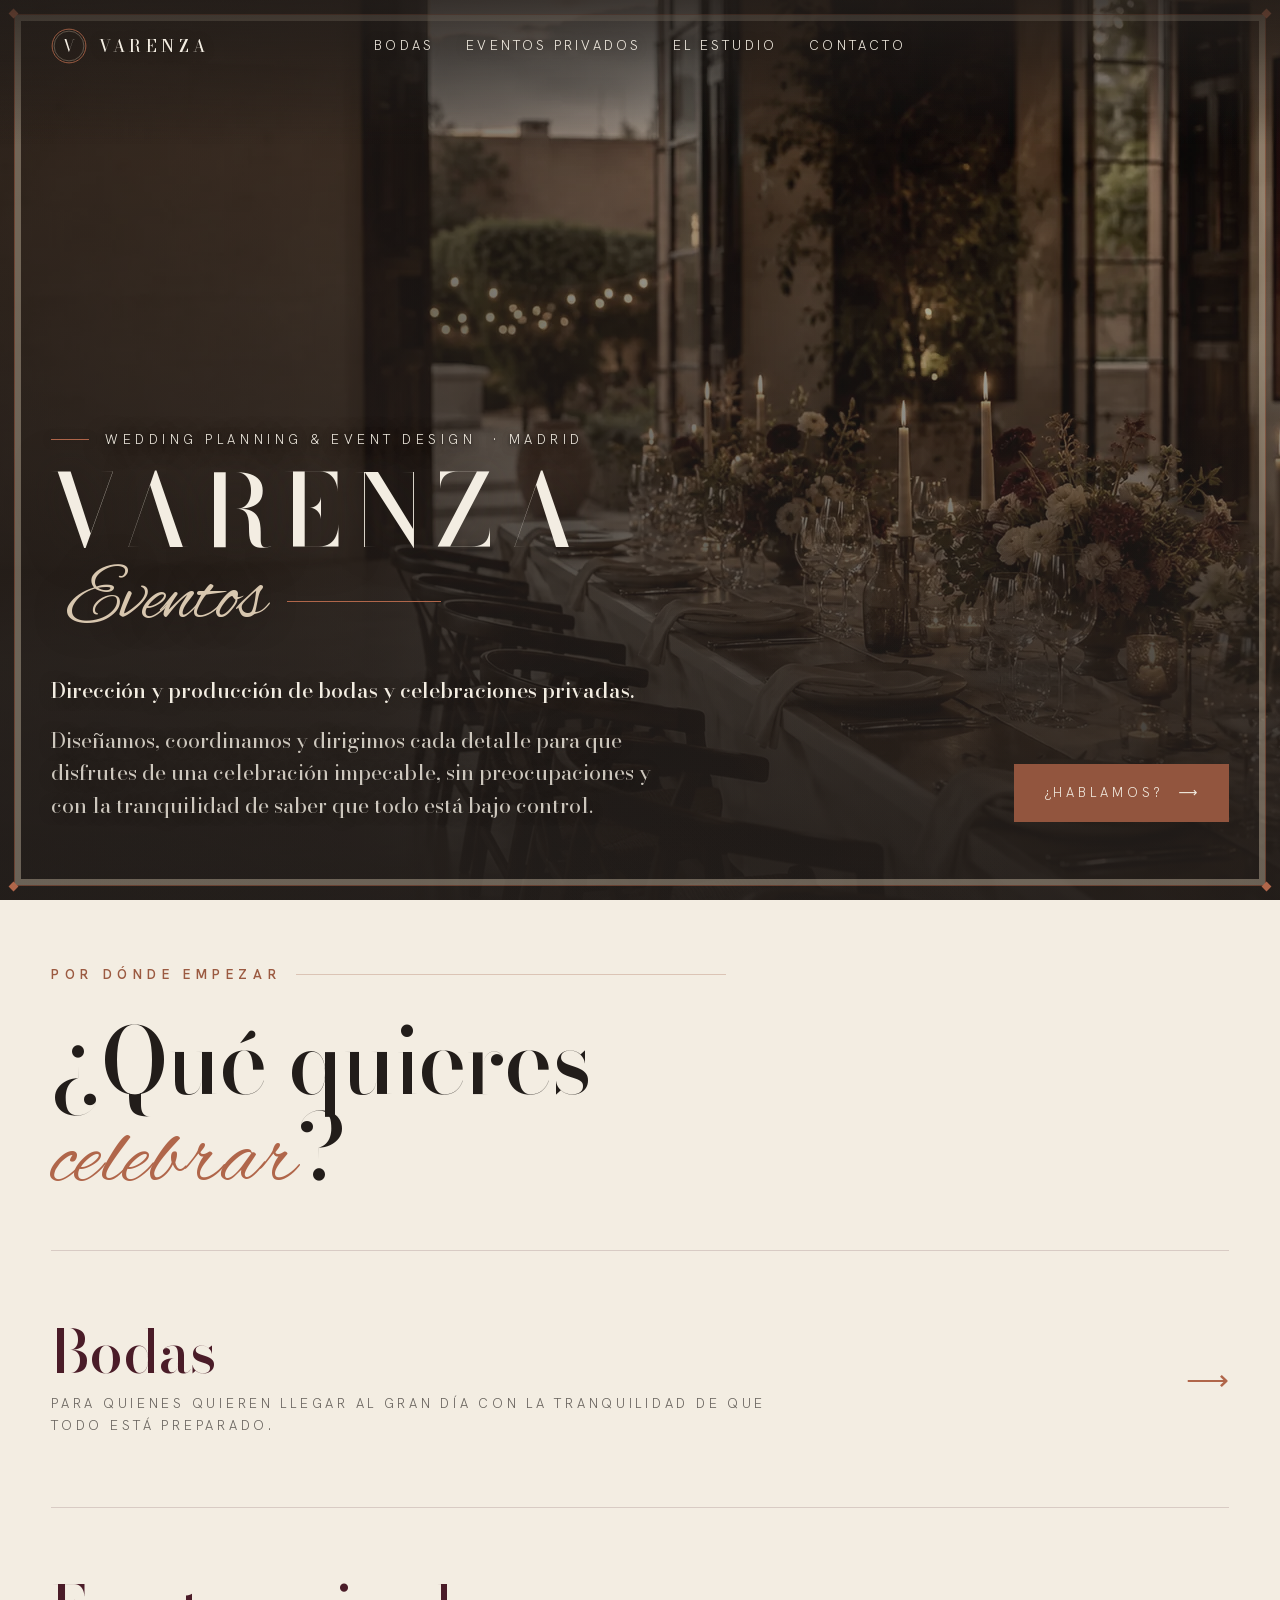
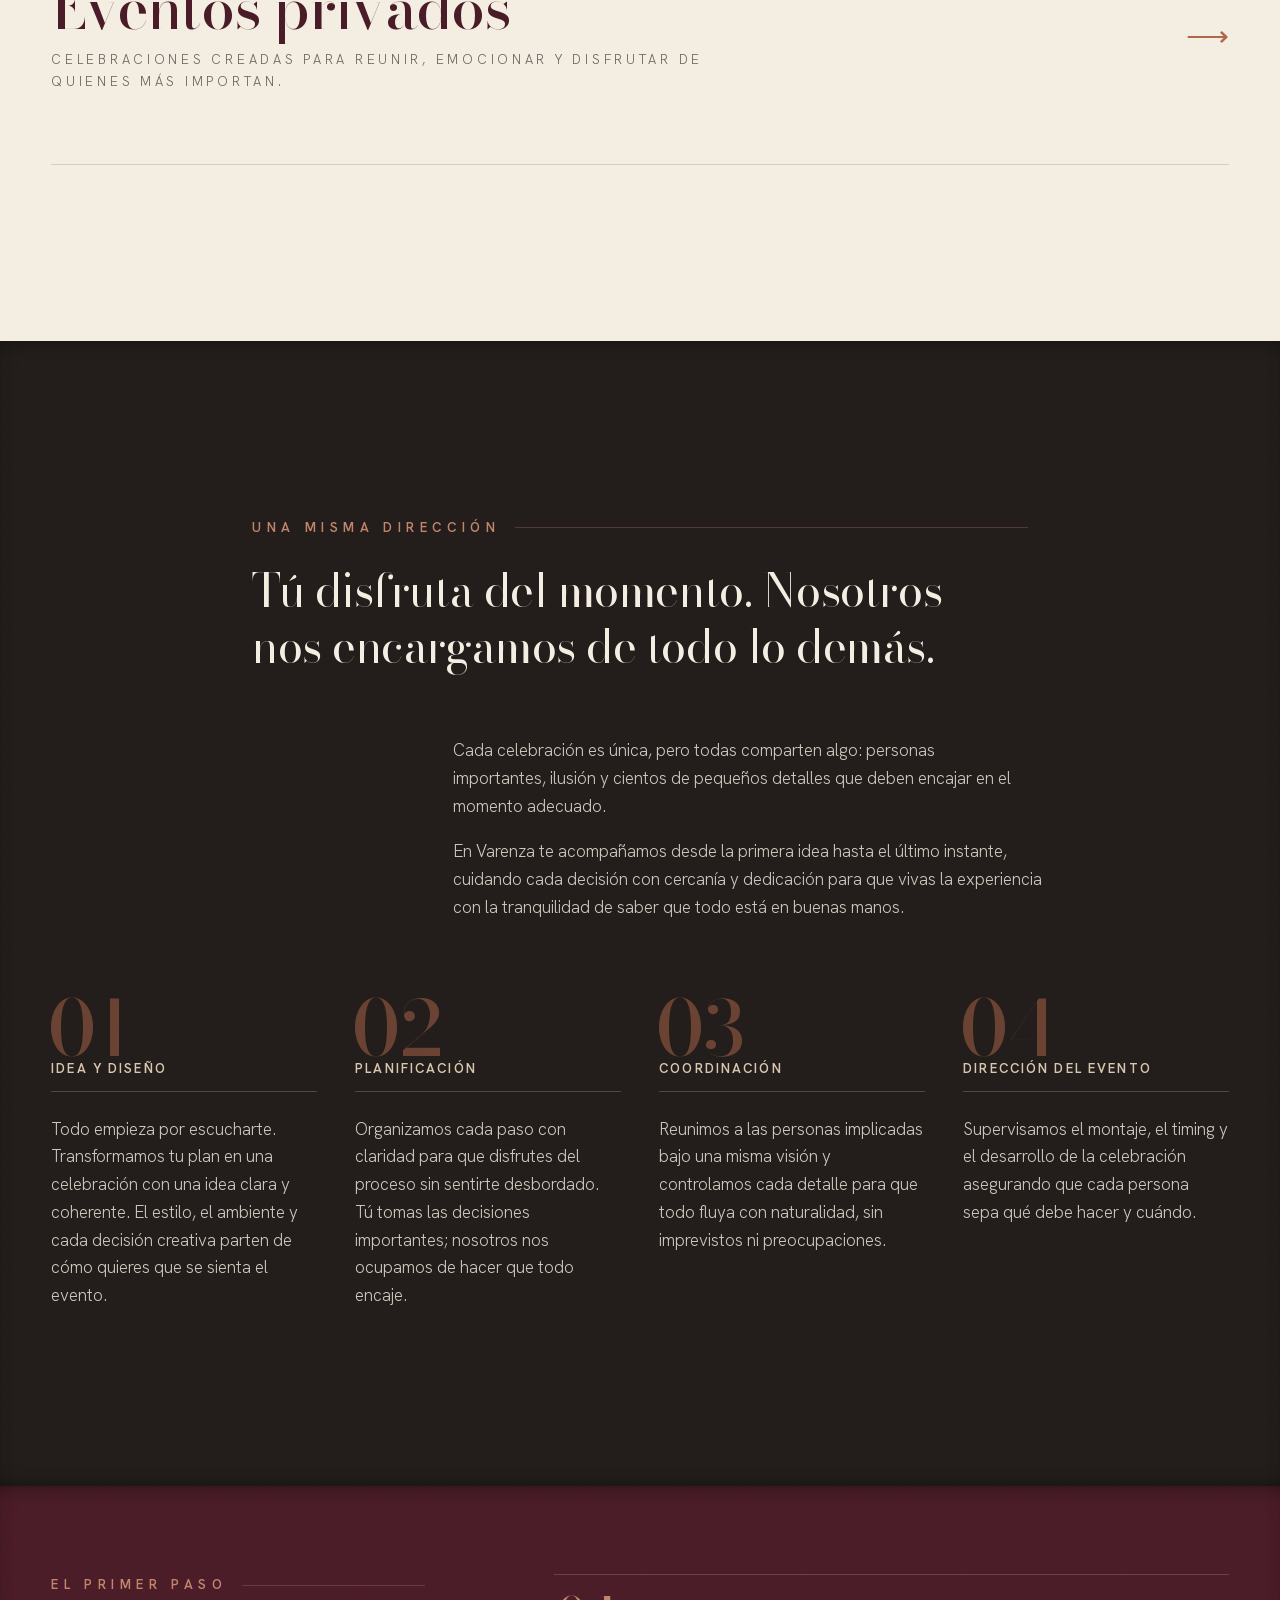
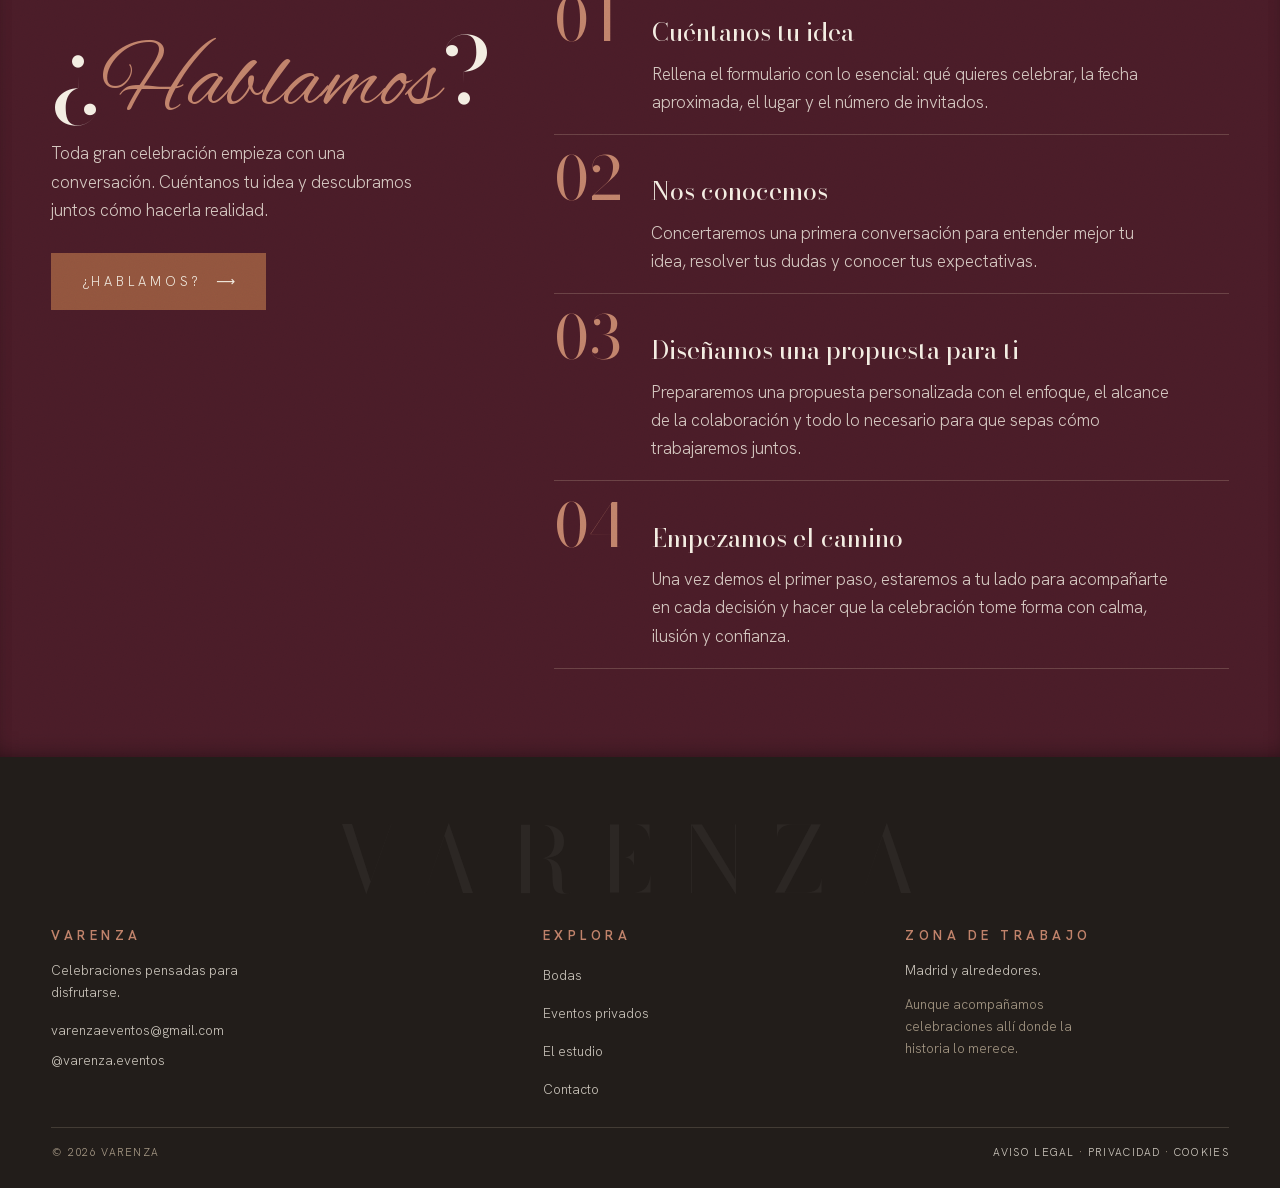
<file: index.html>
<!DOCTYPE html>
<html lang="es" class="no-js">
<head>
<meta charset="UTF-8">
<meta name="viewport" content="width=device-width, initial-scale=1">
<title>Wedding planner en Madrid | Bodas y eventos privados | Varenza</title>
<meta name="description" content="Dirección y producción de bodas y eventos privados en Madrid. Varenza coordina decisiones, proveedores y tiempos para que puedas vivir tu celebración sin estar pendiente de organizarla.">
<link rel="canonical" href="https://varenzaeventos.es/">
<meta name="theme-color" content="#4A1C28">
<meta property="og:type" content="website">
<meta property="og:locale" content="es_ES">
<meta property="og:site_name" content="Varenza">
<meta property="og:url" content="https://varenzaeventos.es/">
<meta property="og:title" content="Wedding planner en Madrid | Bodas y eventos privados | Varenza">
<meta property="og:description" content="Dirección y producción de bodas y eventos privados en Madrid. Varenza coordina decisiones, proveedores y tiempos para que puedas vivir tu celebración sin estar pendiente de organizarla.">
<meta property="og:image" content="https://varenzaeventos.es/og-image.jpg">
<meta property="og:image:width" content="1200">
<meta property="og:image:height" content="630">
<meta property="og:image:alt" content="Varenza — dirección y producción de bodas y eventos privados en Madrid">
<meta name="twitter:card" content="summary_large_image">
<meta name="twitter:title" content="Wedding planner en Madrid | Bodas y eventos privados | Varenza">
<meta name="twitter:description" content="Dirección y producción de bodas y eventos privados en Madrid. Varenza coordina decisiones, proveedores y tiempos para que puedas vivir tu celebración sin estar pendiente de organizarla.">
<meta name="twitter:image" content="https://varenzaeventos.es/og-image.jpg">
<!-- Favicon como archivos reales: Google no usa los data: URI y siempre
     prueba /favicon.ico; el PNG de 96px cumple su regla del múltiplo de 48. -->
<link rel="icon" href="favicon.ico" sizes="48x48">
<link rel="icon" type="image/png" sizes="96x96" href="assets/favicon-96.png">
<link rel="apple-touch-icon" href="assets/apple-touch-icon.png">
<!-- Tipografías alojadas aquí mismo: ni preconnect ni peticiones a Google.
     Se precargan las dos que pintan el primer pantallazo; Alex Brush no, que
     solo aparece en palabras sueltas y puede esperar. -->
<link rel="preload" as="font" type="font/woff2" href="assets/fuentes/bodoni-moda.woff2" crossorigin>
<link rel="preload" as="font" type="font/woff2" href="assets/fuentes/hanken-grotesk.woff2" crossorigin>
<link rel="preload" as="image" type="image/webp" imagesrcset="assets/img/hero-home-800.webp 800w, assets/img/hero-home-1200.webp 1200w, assets/img/hero-home-1600.webp 1600w, assets/img/hero-home-1672.webp 1672w" imagesizes="100vw" fetchpriority="high">
<link rel="stylesheet" href="assets/fuentes.css">
<link rel="stylesheet" href="assets/varenza.css">
<script type="application/ld+json">
{"@context":"https://schema.org","@type":"ProfessionalService","@id":"https://varenzaeventos.es/#varenza",
"name":"Varenza","url":"https://varenzaeventos.es/","email":"varenzaeventos@gmail.com","image":"https://varenzaeventos.es/og-image.jpg",
"description":"Estudio independiente de dirección y producción de bodas y eventos privados en Madrid.",
"address":{"@type":"PostalAddress","addressLocality":"Madrid","addressRegion":"Madrid","addressCountry":"ES"},
"areaServed":[{"@type":"City","name":"Madrid"},{"@type":"AdministrativeArea","name":"Comunidad de Madrid"}],
"sameAs":["https://instagram.com/varenza.eventos"],
"hasOfferCatalog":{"@type":"OfferCatalog","name":"Servicios","itemListElement":[
 {"@type":"Offer","itemOffered":{"@type":"Service","name":"Organización y coordinación de bodas","url":"https://varenzaeventos.es/bodas-madrid.html"}},
 {"@type":"Offer","itemOffered":{"@type":"Service","name":"Organización de eventos privados","url":"https://varenzaeventos.es/eventos-privados-madrid.html"}}]}}
</script>
</head>
<body>
<div id="velo" class="grano" aria-hidden="true">
  <div class="caja">
    <svg viewBox="0 0 110 110" aria-hidden="true">
      <circle cx="55" cy="55" r="52"/>
      <circle cx="55" cy="55" r="46" style="animation-delay:.25s"/>
      <text x="55" y="70" text-anchor="middle">V</text>
    </svg>
    <p>Varenza &middot; Eventos &middot; Madrid</p>
  </div>
</div>
<a class="skip" href="#principal">Saltar al contenido</a>

<header class="topbar sin-cta">
  <a class="marca" href="index.html" aria-label="Varenza — inicio">
    <svg viewBox="0 0 64 64" aria-hidden="true"><circle cx="32" cy="32" r="30" fill="none" stroke="#B0664A" stroke-width="1.5"/><circle cx="32" cy="32" r="26.5" fill="none" stroke="#D8C7AF" stroke-width=".6"/><text x="32" y="43" font-family="Bodoni Moda,serif" font-size="29" fill="currentColor" text-anchor="middle">V</text></svg>
    <b>VARENZA</b>
  </a>
  <nav class="nav" id="nav-principal" aria-label="Principal">
    <a href="bodas-madrid.html">Bodas</a>
    <a href="eventos-privados-madrid.html">Eventos privados</a>
    <a href="el-estudio.html">El estudio</a>
    <a href="contacto.html">Contacto</a>
  </nav>
  <button class="menu-btn" type="button" aria-expanded="false" aria-controls="nav-principal">
    <span class="barras" aria-hidden="true"></span><span class="rot">Menú</span>
  </button>
  <span class="relleno" aria-hidden="true"></span>
</header>

<main id="principal">

  <section class="portada" aria-labelledby="t-h1">
    <div class="esquinas" aria-hidden="true"><i></i><i></i><i></i><i></i></div>
    <div class="fondo">
      <picture>
        <source type="image/webp" sizes="100vw" srcset="assets/img/hero-home-800.webp 800w,
                  assets/img/hero-home-1200.webp 1200w,
                  assets/img/hero-home-1600.webp 1600w,
                  assets/img/hero-home-1672.webp 1672w">
        <img src="assets/img/hero-home-1672.jpg" sizes="100vw" srcset="assets/img/hero-home-800.jpg 800w,
                  assets/img/hero-home-1200.jpg 1200w,
                  assets/img/hero-home-1600.jpg 1600w,
                  assets/img/hero-home-1672.jpg 1672w"
             width="1672" height="941"
             alt="Mesa larga de banquete vestida con velas encendidas, flores y cristalería, en una sala abierta a un jardín al atardecer" fetchpriority="high" decoding="async">
      </picture>
    </div>
    <div>
      <p class="kicker"><span lang="en">Wedding Planning &amp; Event Design</span> &middot; Madrid</p>
      <h1 class="hero-marca" id="t-h1">
        <span class="wm" aria-hidden="true">VARENZA</span>
        <span class="ev" aria-hidden="true"><span>Eventos</span></span>
        <span class="sr-only">Varenza — dirección y producción de bodas y eventos privados en Madrid</span>
      </h1>

      <div class="pie">
        <div>
          <p class="lema"><b>Dirección y producción de bodas y celebraciones privadas.</b></p>
          <p class="lema">Diseñamos, coordinamos y dirigimos cada detalle para que disfrutes de una celebración impecable, sin preocupaciones y con la tranquilidad de saber que todo está bajo control.</p>
        </div>
        <div class="acciones">
          <a class="boton solido" href="contacto.html" data-ev="cta-hero">¿Hablamos? <span aria-hidden="true">&#10230;</span></a>
        </div>
      </div>
    </div>
  </section>

  <section class="seccion" aria-labelledby="t-tipos">
    <div class="env"><div class="rej"><div class="c-izq">
      <p class="folio rv">Por dónde empezar</p>
      <h2 class="display-s rv" id="t-tipos">¿Qué quieres <span class="script">celebrar</span>?</h2>
    </div></div></div>
    <div class="env mt-bloque">
      <div class="indice">
        <a class="fila" href="bodas-madrid.html" data-ev="cta-bodas">
          <div class="lamina" aria-hidden="true"><picture>
            <source type="image/webp" sizes="(max-width:900px) 100vw, 42vw" srcset="assets/img/ceremonia-boda-800.webp 800w, assets/img/ceremonia-boda-1200.webp 1200w, assets/img/ceremonia-boda-1536.webp 1536w">
            <img loading="lazy" decoding="async" width="1536" height="1024" alt=""
                 sizes="(max-width:900px) 100vw, 42vw"
                 src="assets/img/ceremonia-boda-1200.jpg"
                 srcset="assets/img/ceremonia-boda-800.jpg 800w, assets/img/ceremonia-boda-1200.jpg 1200w, assets/img/ceremonia-boda-1536.jpg 1536w">
          </picture></div>
          <div class="env" style="padding:0"><div class="interior">
            <div class="txt-fila"><span class="nombre">Bodas</span>
            <span class="sub">Para quienes quieren llegar al gran día con la tranquilidad de que todo está preparado.</span></div>
            <span class="flecha" aria-hidden="true">&#10230;</span>
          </div></div>
        </a>
        <a class="fila" href="eventos-privados-madrid.html" data-ev="cta-eventos">
          <div class="lamina" aria-hidden="true"><picture>
            <source type="image/webp" sizes="(max-width:900px) 100vw, 42vw" srcset="assets/img/barra-eventos-560.webp 560w, assets/img/barra-eventos-800.webp 800w, assets/img/barra-eventos-1200.webp 1200w, assets/img/barra-eventos-1586.webp 1586w">
            <img loading="lazy" decoding="async" width="1586" height="992" alt=""
                 sizes="(max-width:900px) 100vw, 42vw"
                 src="assets/img/barra-eventos-1200.jpg"
                 srcset="assets/img/barra-eventos-560.jpg 560w, assets/img/barra-eventos-800.jpg 800w, assets/img/barra-eventos-1200.jpg 1200w, assets/img/barra-eventos-1586.jpg 1586w">
          </picture></div>
          <div class="env" style="padding:0"><div class="interior">
            <div class="txt-fila"><span class="nombre">Eventos privados</span>
            <span class="sub">Celebraciones creadas para reunir, emocionar y disfrutar de quienes más importan.</span></div>
            <span class="flecha" aria-hidden="true">&#10230;</span>
          </div></div>
        </a>
      </div>
    </div>
  </section>

  <section class="seccion oscuro grano" aria-labelledby="t-valor">
    <div class="env">
      <div class="rej">
        <div class="c-medio">
          <p class="folio rv">Una misma dirección</p>
          <h2 class="declaracion rv mt-4" id="t-valor">Tú disfruta del momento. Nosotros nos encargamos de todo lo demás.</h2>
        </div>
        <div class="c-off rv mt-5">
          <div class="prosa">
            <p>Cada celebración es única, pero todas comparten algo: personas importantes, ilusión y cientos de pequeños detalles que deben encajar en el momento adecuado.</p>
            <p>En Varenza te acompañamos desde la primera idea hasta el último instante, cuidando cada decisión con cercanía y dedicación para que vivas la experiencia con la tranquilidad de saber que todo está en buenas manos.</p>
          </div>
        </div>
      </div>
      <div class="mt-seccion-l"><ul class="areas rv numeradas">
        <li><h3>Idea y diseño</h3><p>Todo empieza por escucharte. Transformamos tu plan en una celebración con una idea clara y coherente. El estilo, el ambiente y cada decisión creativa parten de cómo quieres que se sienta el evento.</p></li>
        <li><h3>Planificación</h3><p>Organizamos cada paso con claridad para que disfrutes del proceso sin sentirte desbordado. Tú tomas las decisiones importantes; nosotros nos ocupamos de hacer que todo encaje.</p></li>
        <li><h3>Coordinación</h3><p>Reunimos a las personas implicadas bajo una misma visión y controlamos cada detalle para que todo fluya con naturalidad, sin imprevistos ni preocupaciones.</p></li>
        <li><h3>Dirección del evento</h3><p>Supervisamos el montaje, el timing y el desarrollo de la celebración asegurando que cada persona sepa qué debe hacer y cuándo.</p></li>
      </ul></div>
    </div>
  </section>

  <!-- Aquí iba «De la idea a la celebración / Así toma forma tu evento», con
       las cuatro fases. Se retiró de la home por decir tres veces lo mismo:
       eran los mismos cuatro pasos que «Una misma dirección» justo encima
       (idea, planificación, coordinación, dirección) solo que con verbos en
       vez de nombres; compartía el título «Cuéntanos tu idea» con «El primer
       paso» de abajo; y era un calco literal de la sección equivalente de
       el-estudio.html, donde sigue íntegra y donde le corresponde estar.
       Ocupaba el 21% del alto de la home. -->

  <section class="seccion compacta burdeos grano" aria-labelledby="t-paso">
    <div class="env">
      <div class="rej" style="align-items:start">
        <div class="c-titulo">
          <p class="folio rv">El primer paso</p>
          <h2 class="display-s rv" id="t-paso">¿<span class="script">Hablamos</span>?</h2>
          <div class="prosa rv mt-3"><p>Toda gran celebración empieza con una conversación. Cuéntanos tu idea y descubramos juntos cómo hacerla realidad.</p></div>
          <div class="acciones"><a class="boton solido" href="contacto.html" data-ev="cta-final">¿Hablamos? <span aria-hidden="true">&#10230;</span></a></div>
        </div>
        <div class="c-cuerpo"><ol class="proceso rv">
        <li><span><span class="t">Cuéntanos tu idea</span><span class="d">Rellena el formulario con lo esencial: qué quieres celebrar, la fecha aproximada, el lugar y el número de invitados.</span></span></li>
        <li><span><span class="t">Nos conocemos</span><span class="d">Concertaremos una primera conversación para entender mejor tu idea, resolver tus dudas y conocer tus expectativas.</span></span></li>
        <li><span><span class="t">Diseñamos una propuesta para ti</span><span class="d">Prepararemos una propuesta personalizada con el enfoque, el alcance de la colaboración y todo lo necesario para que sepas cómo trabajaremos juntos.</span></span></li>
        <li><span><span class="t">Empezamos el camino</span><span class="d">Una vez demos el primer paso, estaremos a tu lado para acompañarte en cada decisión y hacer que la celebración tome forma con calma, ilusión y confianza.</span></span></li>
      </ol></div>
      </div>
    </div>
  </section>

</main>

<footer class="pie-web">
  <p class="filigrana" aria-hidden="true">VARENZA</p>
  <div class="env">
    <div class="cols">
      <div>
        <h2>Varenza</h2>
        <p class="mt-3" style="color:var(--on-dark-2);max-width:32ch">Celebraciones pensadas para disfrutarse.</p>
        <p class="mt-3"><a href="mailto:varenzaeventos@gmail.com" data-ev="email" data-cfg="email">varenzaeventos@gmail.com</a></p>
        <p class="mt-1"><a href="https://instagram.com/varenza.eventos" target="_blank" rel="noopener noreferrer" data-ev="instagram" data-cfg="instagram">@varenza.eventos</a></p>
      </div>
      <div>
        <h2>Explora</h2>
        <ul>
          <li><a href="bodas-madrid.html">Bodas</a></li>
          <li><a href="eventos-privados-madrid.html">Eventos privados</a></li>
          <li><a href="el-estudio.html">El estudio</a></li>
          <li><a href="contacto.html">Contacto</a></li>
        </ul>
      </div>
      <div>
        <h2>Zona de trabajo</h2>
        <p class="mt-3" style="color:var(--on-dark-2);max-width:30ch">Madrid y alrededores.</p>
        <p class="mt-2" style="color:var(--on-dark-3);max-width:30ch">Aunque acompañamos celebraciones allí donde la historia lo merece.</p>
      </div>
    </div>
    <div class="fin">
      <span>© <span id="anio">2026</span> Varenza</span>
      <span><a href="aviso-legal.html">Aviso legal</a> · <a href="privacidad.html">Privacidad</a> · <a href="cookies.html">Cookies</a></span>
    </div>
  </div>
</footer>

<script src="assets/varenza.js" defer></script>
</body>
</html>
</file>
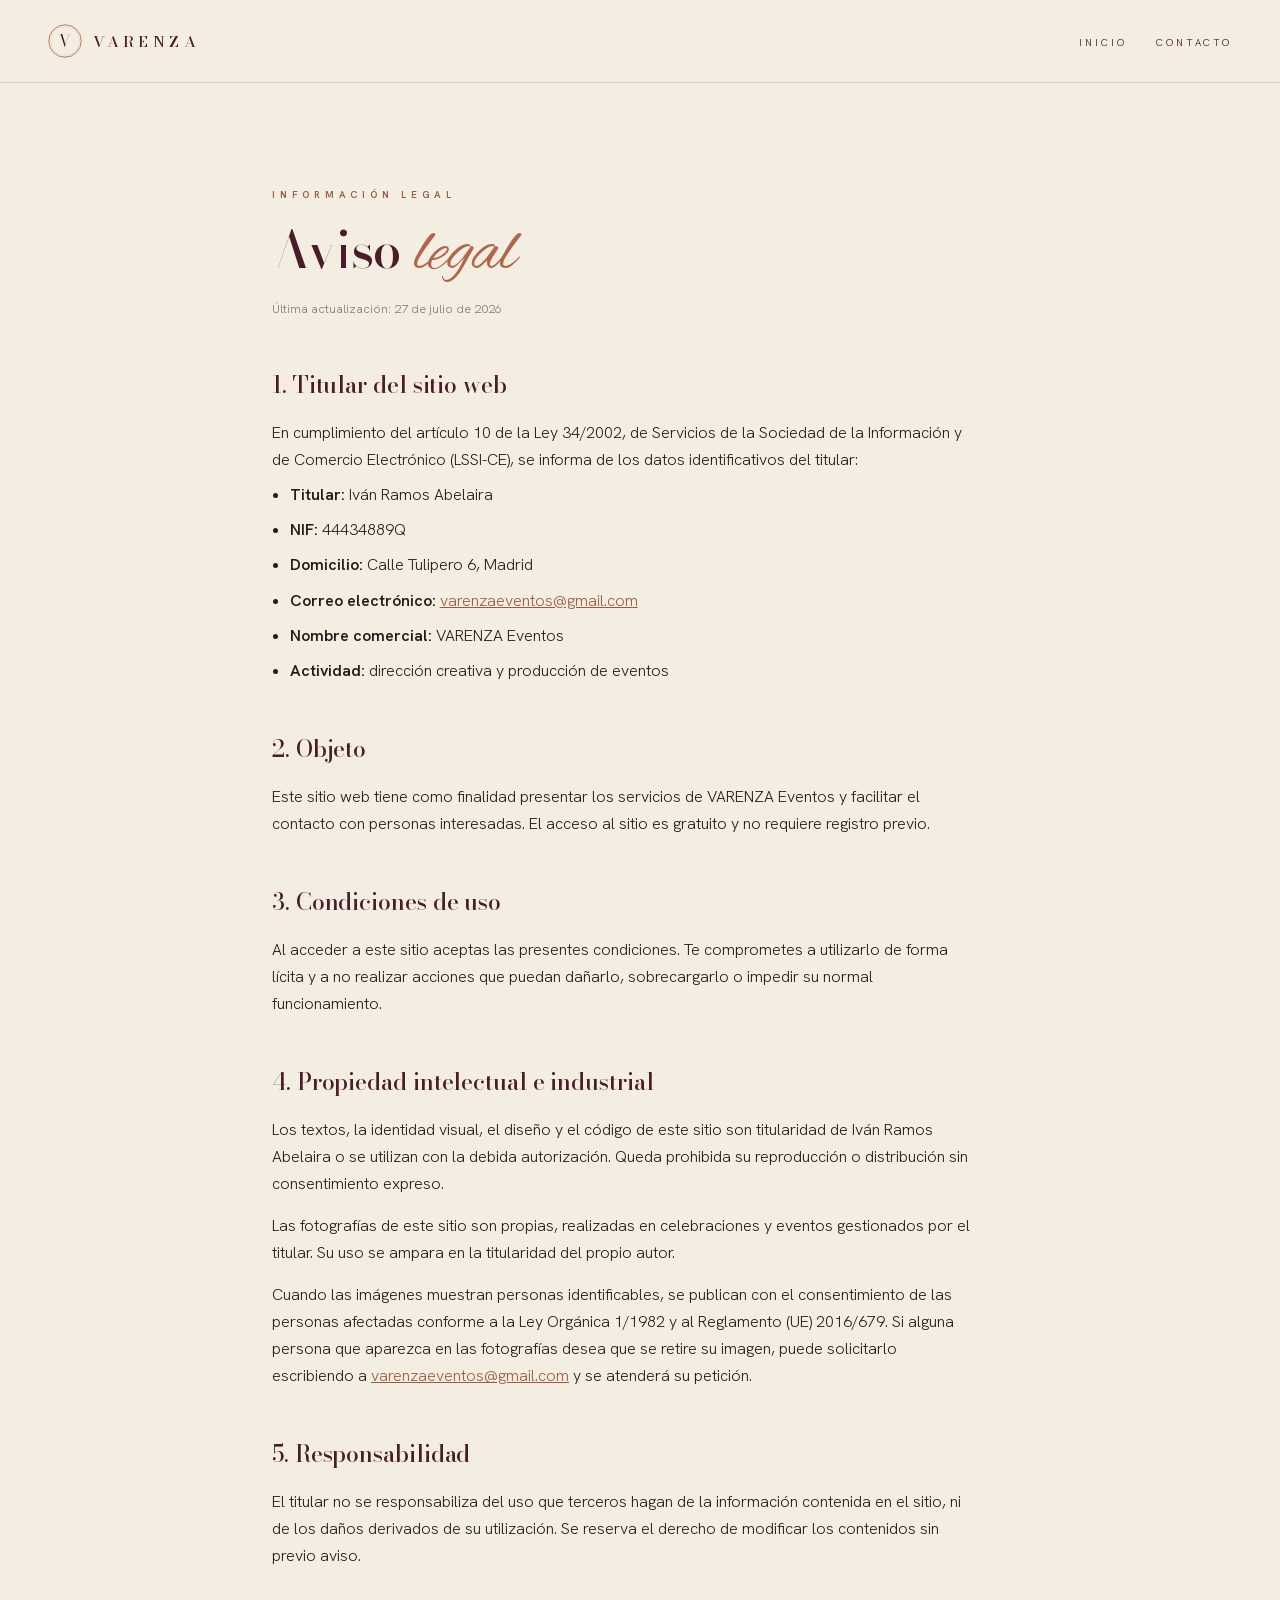
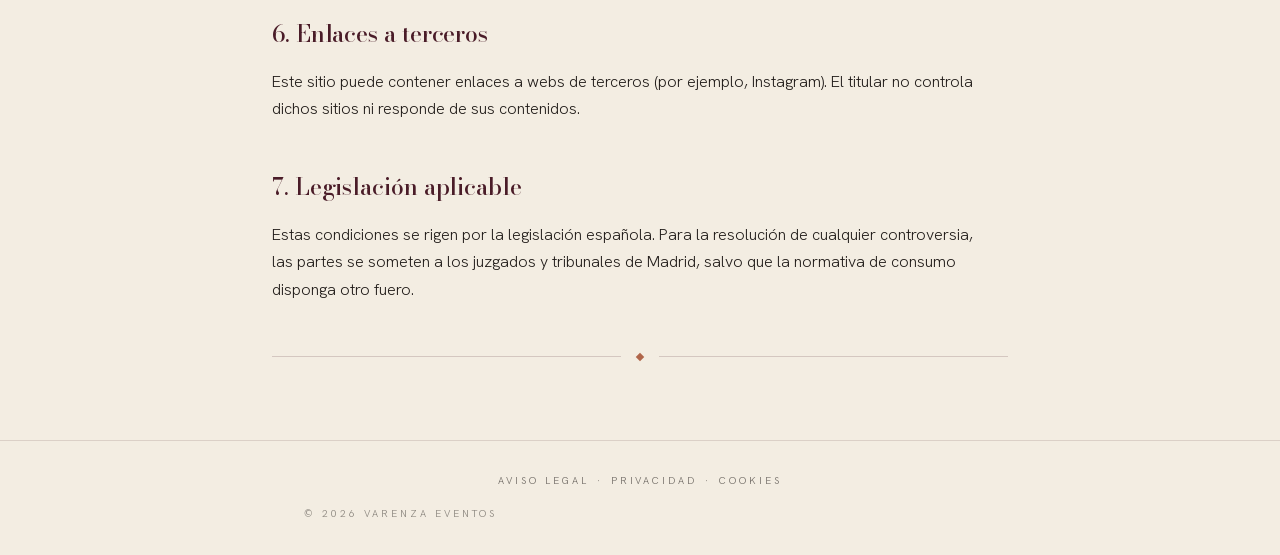
<file: aviso-legal.html>
<!DOCTYPE html>
<html lang="es">
<head>
<meta charset="UTF-8">
<meta name="viewport" content="width=device-width, initial-scale=1">
<title>Aviso legal — VARENZA Eventos</title>
<meta name="description" content="Información general y condiciones de uso del sitio web de VARENZA Eventos.">
<meta name="robots" content="index, follow">
<link rel="canonical" href="https://varenzaeventos.es/aviso-legal.html">
<!-- Favicon como archivos reales: Google no usa los data: URI y siempre
     prueba /favicon.ico; el PNG de 96px cumple su regla del múltiplo de 48. -->
<link rel="icon" href="favicon.ico" sizes="48x48">
<link rel="icon" type="image/png" sizes="96x96" href="assets/favicon-96.png">
<link rel="apple-touch-icon" href="assets/apple-touch-icon.png">
<link rel="preload" as="font" type="font/woff2" href="assets/fuentes/bodoni-moda.woff2" crossorigin>
<link rel="stylesheet" href="assets/fuentes.css">
<style>
:root{--bur:#4A1C28;--ter:#B0664A;--are:#D8C7AF;--cre:#F3EDE2;--neg:#221D1A;
--ter-ink:#9B5A41;--ter-lite:#C1836B;
--serif:"Bodoni Moda",Didot,serif;--script:"Alex Brush",cursive;--sans:"Hanken Grotesk",system-ui,sans-serif;
--pad:clamp(1.25rem,4vw,3rem);--ease-out:cubic-bezier(.16,1,.3,1);--t-fast:150ms;--t-base:200ms}
@media (prefers-reduced-motion:reduce){*,*::before,*::after{animation-duration:.01ms!important;transition-duration:.01ms!important}}
*{margin:0;padding:0;box-sizing:border-box}
html{font-optical-sizing:auto;scroll-behavior:smooth}
body{background:var(--cre);color:var(--neg);font-family:var(--sans);font-weight:300;line-height:1.7;
-webkit-font-smoothing:antialiased}
header{border-bottom:1px solid rgba(74,28,40,.14);padding:1.5rem var(--pad);display:flex;align-items:center;justify-content:space-between;gap:1rem;flex-wrap:wrap}
header .logo{display:flex;align-items:center;gap:.7rem;text-decoration:none;color:var(--bur)}
header .logo svg{width:34px;height:34px}
header .logo b{font-family:var(--serif);font-weight:500;letter-spacing:.28em;font-size:.98rem}
header nav a{font-size:.64rem;letter-spacing:.28em;text-transform:uppercase;color:var(--bur);text-decoration:none;margin-left:1.6rem;
border-bottom:1px solid transparent;padding-bottom:2px;transition:border-color var(--t-fast) var(--ease-out)}
header nav a:hover{border-bottom-color:var(--ter)}
main{max-width:52rem;margin:0 auto;padding:clamp(3rem,7vw,6rem) var(--pad) 5rem}
.folio{font-size:.62rem;letter-spacing:.48em;text-transform:uppercase;font-weight:600;color:var(--ter-ink);margin-bottom:1.1rem}
h1{font-family:var(--serif);font-weight:500;font-size:clamp(2rem,5vw,3.2rem);line-height:1.1;color:var(--bur);letter-spacing:-.008em;text-wrap:balance}
h1 em{font-family:var(--script);font-style:normal;color:var(--ter);font-size:1.35em;line-height:.8}
.actualizado{margin-top:1rem;font-size:.78rem;color:rgba(34,29,26,.55)}
h2{font-family:var(--serif);font-weight:500;font-size:1.45rem;color:var(--bur);margin:2.8rem 0 .8rem;letter-spacing:-.004em}
p,li{margin-top:.9rem;max-width:44rem}
ul{padding-left:1.1rem}
li{margin-top:.5rem}
a{color:var(--ter-ink)}
.rule{display:flex;align-items:center;gap:1rem;margin:3.2rem 0 0}
.rule::before,.rule::after{content:"";height:1px;background:rgba(74,28,40,.18);flex:1}
.rule i{width:6px;height:6px;background:var(--ter);transform:rotate(45deg);flex:none}
.aviso{margin-top:2.4rem;padding:1.2rem 1.4rem;border:1px dashed rgba(176,102,74,.55);background:rgba(176,102,74,.05);
font-size:.9rem;color:rgba(34,29,26,.8)}
.aviso b{color:var(--ter-ink);font-weight:600;letter-spacing:.04em}
.hueco{color:var(--ter-ink);border-bottom:1px dotted var(--ter);font-style:italic}
footer{border-top:1px solid rgba(74,28,40,.14);padding:2rem var(--pad);text-align:center;
font-size:.62rem;letter-spacing:.3em;text-transform:uppercase;color:rgba(34,29,26,.5)}
footer a{color:rgba(34,29,26,.62);text-decoration:none;margin:0 .5rem}
footer a:hover{color:var(--bur)}
a:focus-visible,button:focus-visible{outline:2px solid var(--ter);outline-offset:3px}
</style>
</head>
<body>
<header>
  <a class="logo" href="index.html">
    <svg viewBox="0 0 64 64" aria-hidden="true"><circle cx="32" cy="32" r="30.5" fill="none" stroke="#B0664A" stroke-width="1.6"/><circle cx="32" cy="32" r="27" fill="none" stroke="#D8C7AF" stroke-width=".7"/><text x="32" y="43.5" font-family="Bodoni Moda,serif" font-size="30" fill="#4A1C28" text-anchor="middle">V</text></svg>
    <b>VARENZA</b>
  </a>
  <nav aria-label="secundaria">
    <a href="index.html">Inicio</a>
    <a href="contacto.html">Contacto</a>
  </nav>
</header>
<main>
<p class="folio">Información legal</p>
<h1>Aviso <em>legal</em></h1>
<p class="actualizado">Última actualización: 27 de julio de 2026</p>

<h2>1. Titular del sitio web</h2>
<p>En cumplimiento del artículo 10 de la Ley 34/2002, de Servicios de la Sociedad de la Información y de Comercio Electrónico (LSSI-CE), se informa de los datos identificativos del titular:</p>
<ul>
  <li><strong>Titular:</strong> Iván Ramos Abelaira</li>
  <li><strong>NIF:</strong> 44434889Q</li>
  <li><strong>Domicilio:</strong> Calle Tulipero 6, Madrid</li>
  <li><strong>Correo electrónico:</strong> <a href="mailto:varenzaeventos@gmail.com">varenzaeventos@gmail.com</a></li>
  <li><strong>Nombre comercial:</strong> VARENZA Eventos</li>
  <li><strong>Actividad:</strong> dirección creativa y producción de eventos</li>
</ul>

<h2>2. Objeto</h2>
<p>Este sitio web tiene como finalidad presentar los servicios de VARENZA Eventos y facilitar el contacto con personas interesadas. El acceso al sitio es gratuito y no requiere registro previo.</p>

<h2>3. Condiciones de uso</h2>
<p>Al acceder a este sitio aceptas las presentes condiciones. Te comprometes a utilizarlo de forma lícita y a no realizar acciones que puedan dañarlo, sobrecargarlo o impedir su normal funcionamiento.</p>

<h2>4. Propiedad intelectual e industrial</h2>
<p>Los textos, la identidad visual, el diseño y el código de este sitio son titularidad de Iván Ramos Abelaira o se utilizan con la debida autorización. Queda prohibida su reproducción o distribución sin consentimiento expreso.</p>
<p>Las fotografías de este sitio son propias, realizadas en celebraciones y eventos gestionados por el titular. Su uso se ampara en la titularidad del propio autor.</p>
<p>Cuando las imágenes muestran personas identificables, se publican con el consentimiento de las personas afectadas conforme a la Ley Orgánica 1/1982 y al Reglamento (UE) 2016/679. Si alguna persona que aparezca en las fotografías desea que se retire su imagen, puede solicitarlo escribiendo a <a href="mailto:varenzaeventos@gmail.com">varenzaeventos@gmail.com</a> y se atenderá su petición.</p>

<h2>5. Responsabilidad</h2>
<p>El titular no se responsabiliza del uso que terceros hagan de la información contenida en el sitio, ni de los daños derivados de su utilización. Se reserva el derecho de modificar los contenidos sin previo aviso.</p>

<h2>6. Enlaces a terceros</h2>
<p>Este sitio puede contener enlaces a webs de terceros (por ejemplo, Instagram). El titular no controla dichos sitios ni responde de sus contenidos.</p>

<h2>7. Legislación aplicable</h2>
<p>Estas condiciones se rigen por la legislación española. Para la resolución de cualquier controversia, las partes se someten a los juzgados y tribunales de Madrid, salvo que la normativa de consumo disponga otro fuero.</p>

<div class="rule"><i></i></div>
</main>
<footer>
  <a href="aviso-legal.html">Aviso legal</a>·<a href="privacidad.html">Privacidad</a>·<a href="cookies.html">Cookies</a>
  <p style="margin-top:1rem;letter-spacing:.3em">© <span id="y">2026</span> Varenza Eventos</p>
</footer>
<script>document.getElementById('y').textContent=new Date().getFullYear();</script>
</body>
</html>
</file>
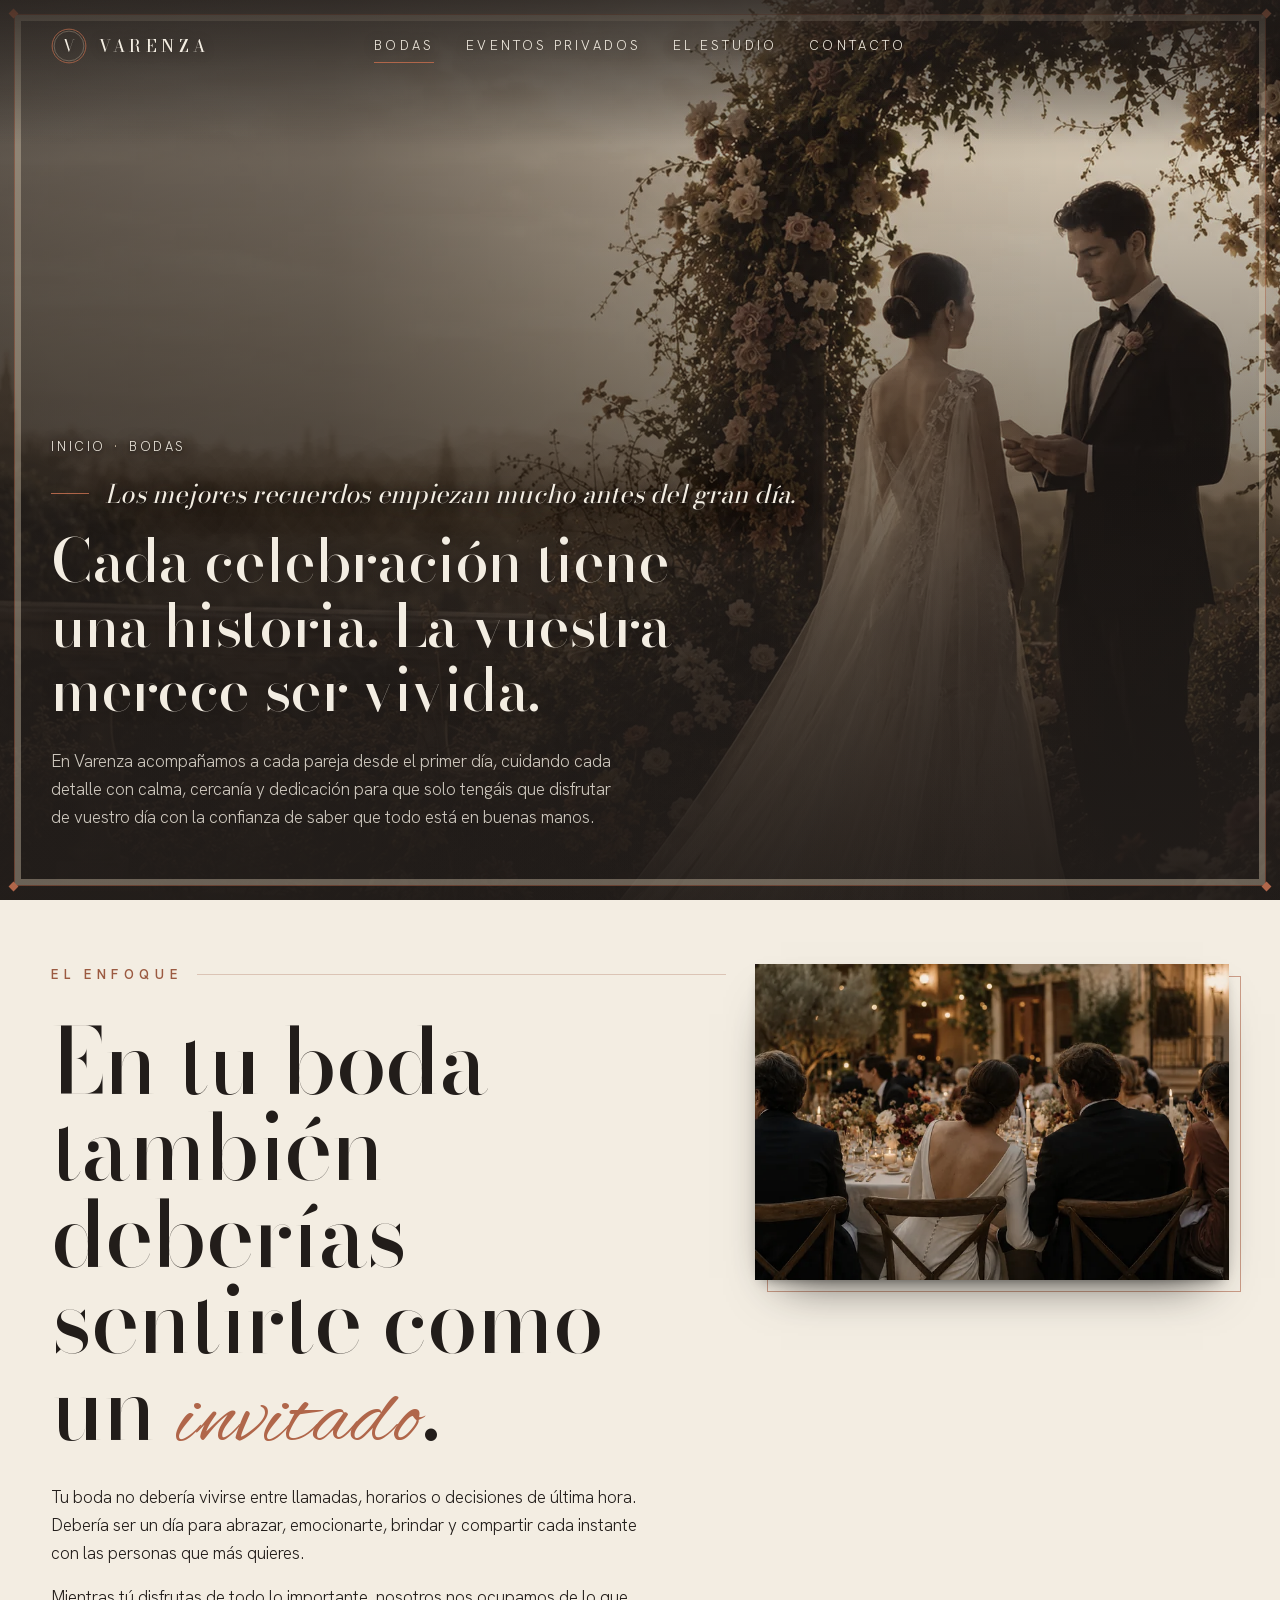
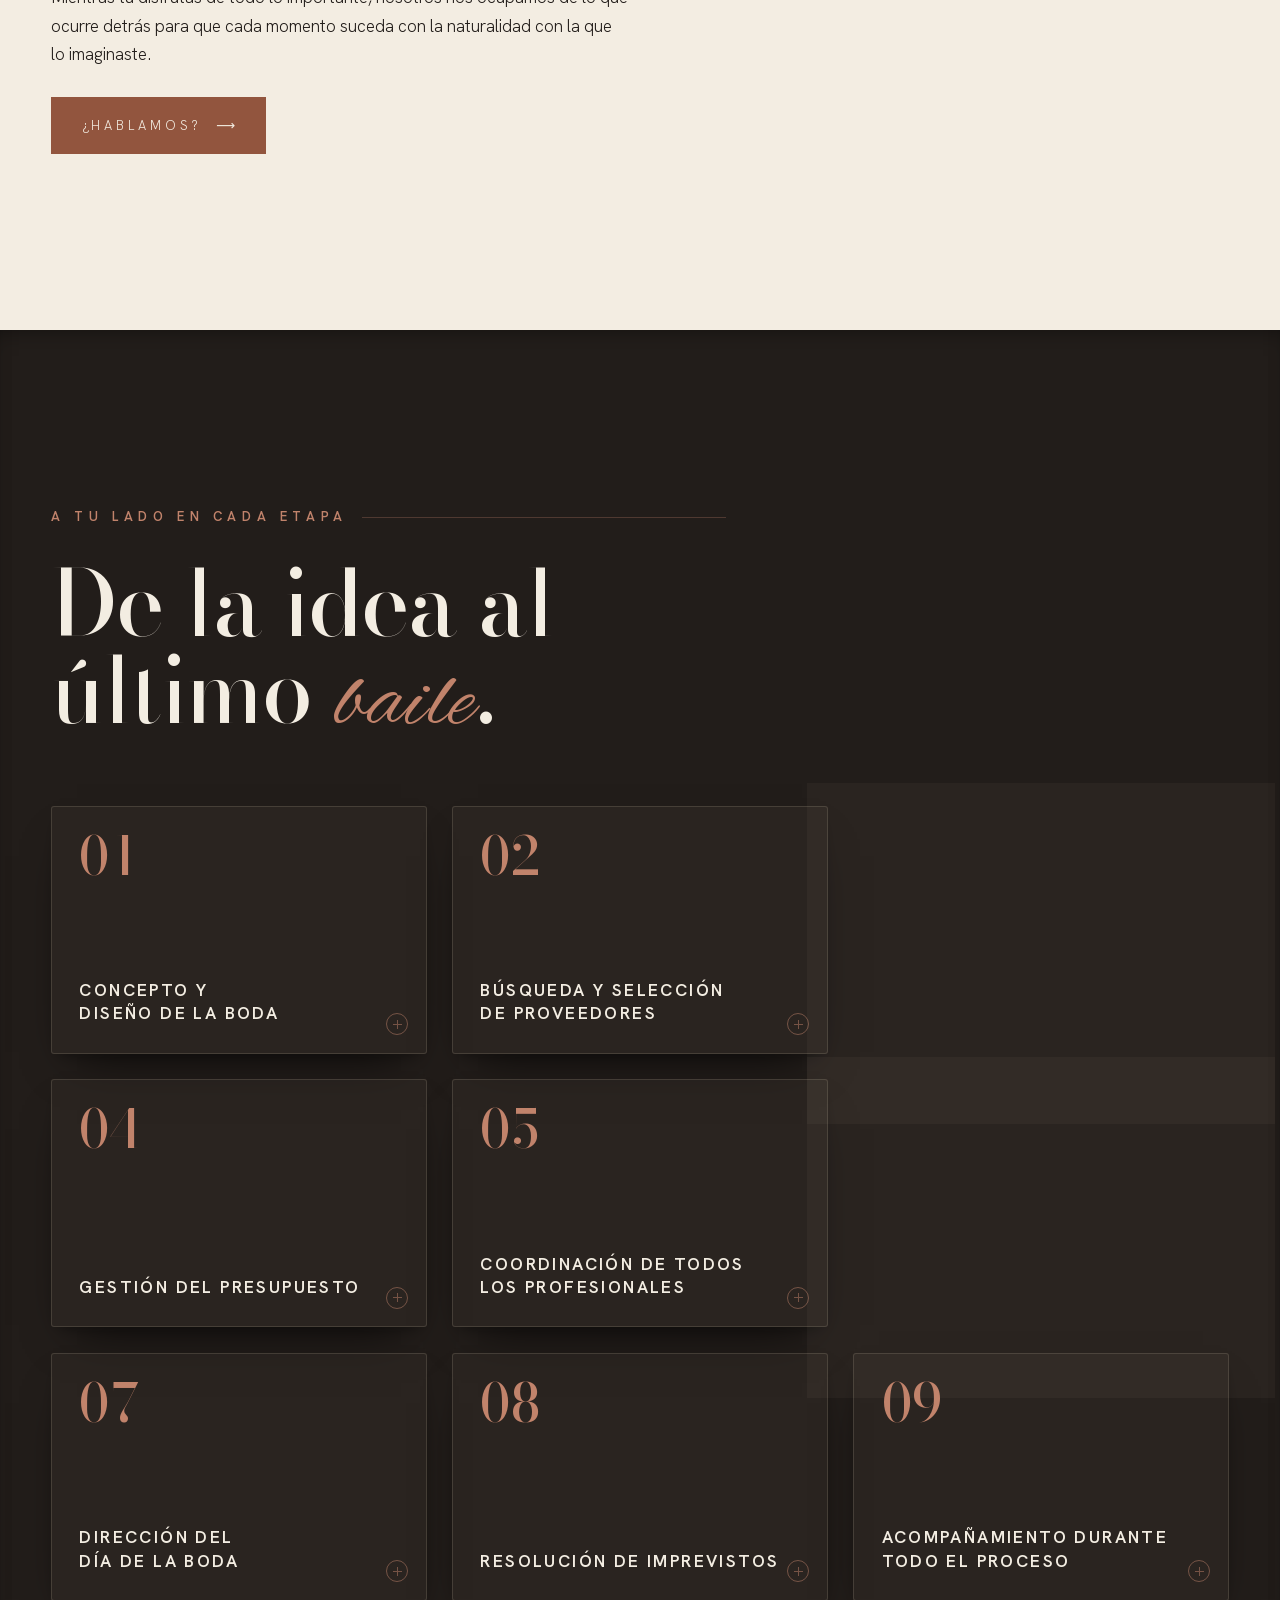
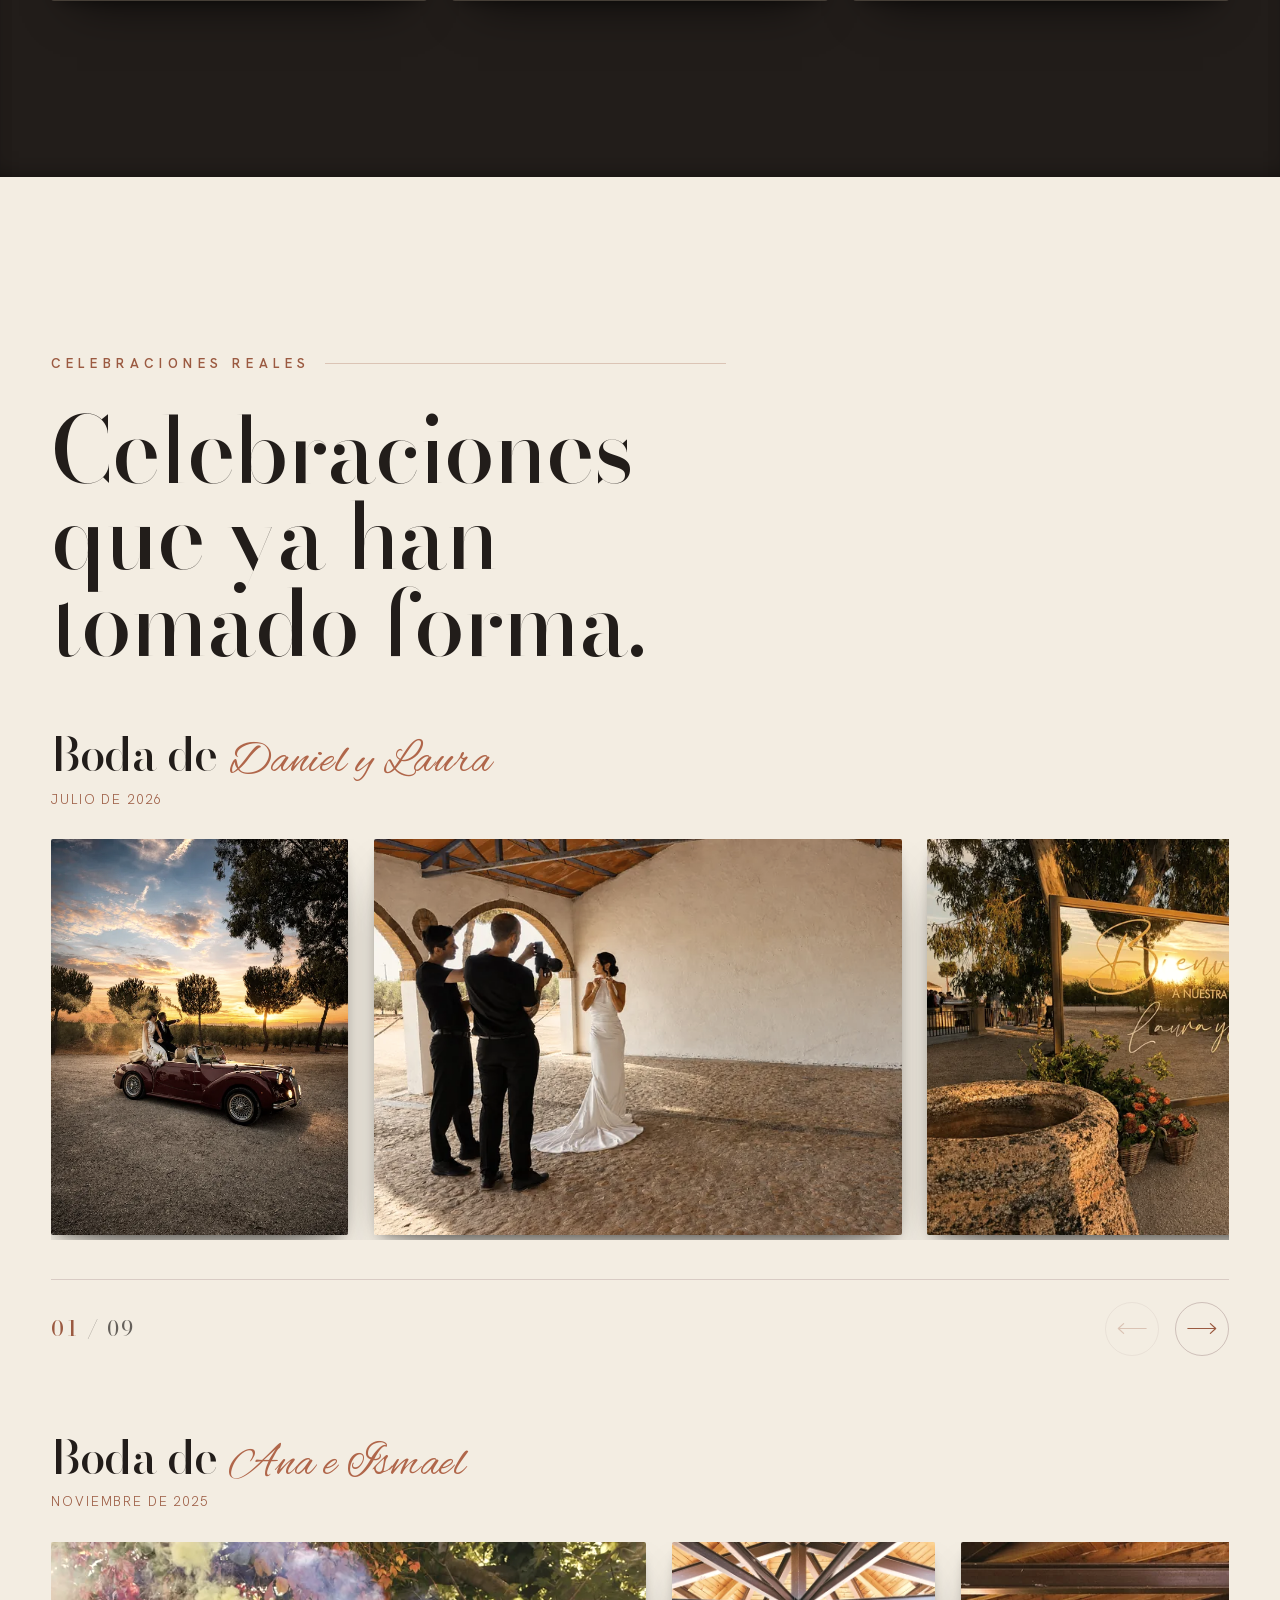
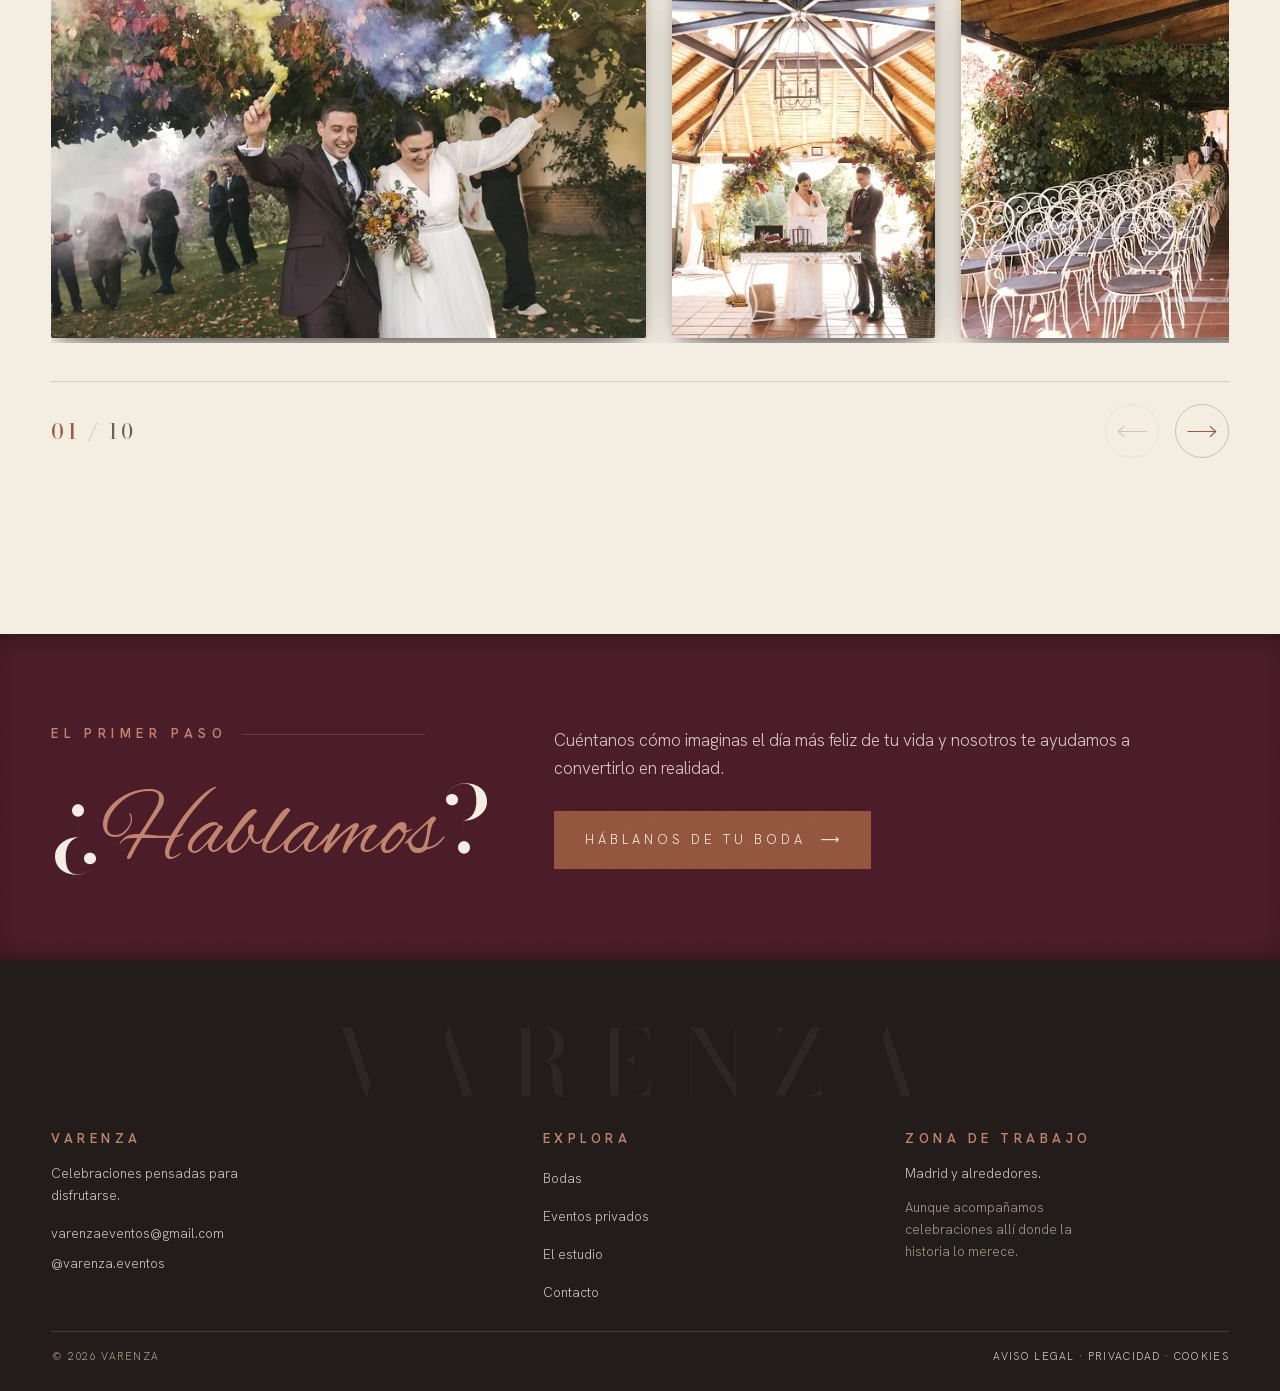
<file: bodas-madrid.html>
<!DOCTYPE html>
<html lang="es" class="no-js">
<head>
<meta charset="UTF-8">
<meta name="viewport" content="width=device-width, initial-scale=1">
<title>Organización y coordinación de bodas en Madrid | Varenza</title>
<meta name="description" content="Dirección y producción de bodas en Madrid: concepto, espacio, proveedores, presupuesto y coordinación del día. Varenza dirige el proceso para que puedas vivir tu boda.">
<link rel="canonical" href="https://varenzaeventos.es/bodas-madrid.html">
<meta name="theme-color" content="#4A1C28">
<meta property="og:type" content="website">
<meta property="og:locale" content="es_ES">
<meta property="og:site_name" content="Varenza">
<meta property="og:url" content="https://varenzaeventos.es/bodas-madrid.html">
<meta property="og:title" content="Organización y coordinación de bodas en Madrid | Varenza">
<meta property="og:description" content="Dirección y producción de bodas en Madrid: concepto, espacio, proveedores, presupuesto y coordinación del día. Varenza dirige el proceso para que puedas vivir tu boda.">
<meta property="og:image" content="https://varenzaeventos.es/og-image.jpg">
<meta property="og:image:width" content="1200">
<meta property="og:image:height" content="630">
<meta property="og:image:alt" content="Varenza — dirección y producción de bodas y eventos privados en Madrid">
<meta name="twitter:card" content="summary_large_image">
<meta name="twitter:title" content="Organización y coordinación de bodas en Madrid | Varenza">
<meta name="twitter:description" content="Dirección y producción de bodas en Madrid: concepto, espacio, proveedores, presupuesto y coordinación del día. Varenza dirige el proceso para que puedas vivir tu boda.">
<meta name="twitter:image" content="https://varenzaeventos.es/og-image.jpg">
<!-- Favicon como archivos reales: Google no usa los data: URI y siempre
     prueba /favicon.ico; el PNG de 96px cumple su regla del múltiplo de 48. -->
<link rel="icon" href="favicon.ico" sizes="48x48">
<link rel="icon" type="image/png" sizes="96x96" href="assets/favicon-96.png">
<link rel="apple-touch-icon" href="assets/apple-touch-icon.png">
<!-- Tipografías alojadas aquí mismo: ni preconnect ni peticiones a Google.
     Se precargan las dos que pintan el primer pantallazo; Alex Brush no, que
     solo aparece en palabras sueltas y puede esperar. -->
<link rel="preload" as="font" type="font/woff2" href="assets/fuentes/bodoni-moda.woff2" crossorigin>
<link rel="preload" as="font" type="font/woff2" href="assets/fuentes/hanken-grotesk.woff2" crossorigin>
<link rel="preload" as="image" type="image/webp" imagesrcset="assets/img/hero-boda-800.webp 800w, assets/img/hero-boda-1200.webp 1200w, assets/img/hero-boda-1600.webp 1600w, assets/img/hero-boda-1672.webp 1672w" imagesizes="100vw" fetchpriority="high">
<link rel="stylesheet" href="assets/fuentes.css">
<link rel="stylesheet" href="assets/varenza.css">
<script type="application/ld+json">
{"@context":"https://schema.org","@type":"Service","name":"Organización y coordinación de bodas","description":"Dirección y producción de bodas en Madrid, de la primera decisión al cierre de la celebración.","url":"https://varenzaeventos.es/bodas-madrid.html","serviceType":"Organización y coordinación de bodas","areaServed":[{"@type":"City","name":"Madrid"},{"@type":"AdministrativeArea","name":"Comunidad de Madrid"}],"provider":{"@type":"ProfessionalService","@id":"https://varenzaeventos.es/#varenza","name":"Varenza","url":"https://varenzaeventos.es/"}}
</script>
<script type="application/ld+json">
{"@context":"https://schema.org","@type":"BreadcrumbList","itemListElement":[{"@type":"ListItem","position":1,"name":"Inicio","item":"https://varenzaeventos.es/"},{"@type":"ListItem","position":2,"name":"Organización y coordinación de bodas","item":"https://varenzaeventos.es/bodas-madrid.html"}]}
</script>
</head>
<body>
<div id="velo" class="grano" aria-hidden="true">
  <div class="caja">
    <svg viewBox="0 0 110 110" aria-hidden="true">
      <circle cx="55" cy="55" r="52"/>
      <circle cx="55" cy="55" r="46" style="animation-delay:.25s"/>
      <text x="55" y="70" text-anchor="middle">V</text>
    </svg>
    <p>Varenza &middot; Eventos &middot; Madrid</p>
  </div>
</div>
<a class="skip" href="#principal">Saltar al contenido</a>
<header class="topbar sin-cta">
  <a class="marca" href="index.html" aria-label="Varenza — inicio">
    <svg viewBox="0 0 64 64" aria-hidden="true"><circle cx="32" cy="32" r="30" fill="none" stroke="#B0664A" stroke-width="1.5"/><circle cx="32" cy="32" r="26.5" fill="none" stroke="#D8C7AF" stroke-width=".6"/><text x="32" y="43" font-family="Bodoni Moda,serif" font-size="29" fill="currentColor" text-anchor="middle">V</text></svg>
    <b>VARENZA</b>
  </a>
  <nav class="nav" id="nav-principal" aria-label="Principal">
    <a href="bodas-madrid.html" aria-current="page">Bodas</a>
    <a href="eventos-privados-madrid.html">Eventos privados</a>
    <a href="el-estudio.html">El estudio</a>
    <a href="contacto.html">Contacto</a>
  </nav>
  <button class="menu-btn" type="button" aria-expanded="false" aria-controls="nav-principal">
    <span class="barras" aria-hidden="true"></span><span class="rot">Menú</span>
  </button>
  <span class="relleno" aria-hidden="true"></span>
</header>
<main id="principal">
  <section class="portada corta" aria-labelledby="t-h1">
    <div class="esquinas" aria-hidden="true"><i></i><i></i><i></i><i></i></div>
    <div class="fondo">
      <picture>
        <source type="image/webp" sizes="100vw" srcset="assets/img/hero-boda-800.webp 800w,
                  assets/img/hero-boda-1200.webp 1200w,
                  assets/img/hero-boda-1600.webp 1600w,
                  assets/img/hero-boda-1672.webp 1672w">
        <img src="assets/img/hero-boda-1672.jpg" sizes="100vw" srcset="assets/img/hero-boda-800.jpg 800w,
                  assets/img/hero-boda-1200.jpg 1200w,
                  assets/img/hero-boda-1600.jpg 1600w,
                  assets/img/hero-boda-1672.jpg 1672w"
             width="1672" height="941"
             alt="Los novios intercambian los anillos bajo un arco floral, con el atardecer al fondo" fetchpriority="high" decoding="async">
      </picture>
    </div>
    <div>
      <nav class="migas" aria-label="Ruta">
        <a href="index.html">Inicio</a><span class="sep" aria-hidden="true">·</span>Bodas
      </nav>
      <p class="kicker"><span class="frase">Los mejores recuerdos empiezan mucho antes del gran d&iacute;a.</span></p>
      <h1 id="t-h1" class="largo"><b>Cada celebraci&oacute;n tiene una historia. La vuestra merece ser vivida.</b></h1>
      <div class="prosa mt-4" style="max-width:58ch"><p style="color:var(--on-dark-2)">En Varenza acompa&ntilde;amos a cada pareja desde el primer d&iacute;a, cuidando cada detalle con calma, cercan&iacute;a y dedicaci&oacute;n para que solo teng&aacute;is que disfrutar de vuestro d&iacute;a con la confianza de saber que todo est&aacute; en buenas manos.</p></div>
    </div>
  </section>

  <section class="seccion" aria-labelledby="t-enf">
    <div class="env"><div class="rej">
      <div class="c-izq">
        <p class="folio rv">El enfoque</p>
        <h2 class="display-s rv" id="t-enf">En tu boda tambi&eacute;n deber&iacute;as sentirte como un <span class="script">invitado</span>.</h2>
        <div class="prosa rv mt-4"><p>Tu boda no debería vivirse entre llamadas, horarios o decisiones de última hora. Debería ser un día para abrazar, emocionarte, brindar y compartir cada instante con las personas que más quieres.</p><p>Mientras tú disfrutas de todo lo importante, nosotros nos ocupamos de lo que ocurre detrás para que cada momento suceda con la naturalidad con la que lo imaginaste.</p></div>
        <div class="acciones"><a class="boton solido" href="contacto.html" data-ev="cta-bodas">¿Hablamos? <span aria-hidden="true">&#10230;</span></a></div>
      </div>
      <div class="c-der rv">
        <figure class="lamina-marco">
          <picture>
            <source type="image/webp" sizes="(max-width:900px) 92vw, 42vw" srcset="assets/img/boda-invitados-700.webp 700w, assets/img/boda-invitados-1100.webp 1100w, assets/img/boda-invitados-1536.webp 1536w">
            <img loading="lazy" decoding="async" width="1536" height="1024" alt="Los novios sentados a la mesa del banquete entre sus invitados, de espaldas, en una celebración al atardecer"
                 sizes="(max-width:900px) 92vw, 42vw"
                 src="assets/img/boda-invitados-1536.jpg" srcset="assets/img/boda-invitados-700.jpg 700w, assets/img/boda-invitados-1100.jpg 1100w, assets/img/boda-invitados-1536.jpg 1536w">
          </picture>
        </figure>
      </div>
    </div></div>
  </section>

  <section class="seccion oscuro grano" aria-labelledby="t-areas">
    <div class="env">
      <div class="rej"><div class="c-izq">
        <p class="folio rv">A tu lado en cada etapa</p>
        <h2 class="display-s rv " id="t-areas">De la idea al &uacute;ltimo <span class="script">baile</span>.</h2>
      </div></div>
      <div class="mt-seccion"><ul class="areas-flip rv">
        <li class="carta" tabindex="0">
          <div class="carta-giro">
            <div class="cara cara-frente"><h3>Concepto y dise&ntilde;o de la boda</h3></div>
            <div class="cara cara-dorso"><p>Definimos el estilo, la atmósfera y la identidad de tu celebración.</p></div>
          </div>
        </li>
        <li class="carta" tabindex="0">
          <div class="carta-giro">
            <div class="cara cara-frente"><h3>B&uacute;squeda y selecci&oacute;n de proveedores</h3></div>
            <div class="cara cara-dorso"><p>Os ayudamos a encontrar a los profesionales que mejor encajan con vuestro proyecto.</p></div>
          </div>
        </li>
        <li class="carta" tabindex="0">
          <div class="carta-giro">
            <div class="cara cara-frente"><h3>Planificaci&oacute;n del calendario</h3></div>
            <div class="cara cara-dorso"><p>Organizamos cada fase para que sepáis qué decisión tomar en cada momento.</p></div>
          </div>
        </li>
        <li class="carta" tabindex="0">
          <div class="carta-giro">
            <div class="cara cara-frente"><h3>Gesti&oacute;n del presupuesto</h3></div>
            <div class="cara cara-dorso"><p>Controlamos la inversión y priorizamos cada partida con criterio.</p></div>
          </div>
        </li>
        <li class="carta" tabindex="0">
          <div class="carta-giro">
            <div class="cara cara-frente"><h3>Coordinaci&oacute;n de todos los profesionales</h3></div>
            <div class="cara cara-dorso"><p>Centralizamos la comunicación para que todo el equipo trabaje bajo una misma dirección.</p></div>
          </div>
        </li>
        <li class="carta" tabindex="0">
          <div class="carta-giro">
            <div class="cara cara-frente"><h3>Supervisi&oacute;n del montaje</h3></div>
            <div class="cara cara-dorso"><p>Revisamos que cada espacio esté preparado tal y como se ha planificado.</p></div>
          </div>
        </li>
        <li class="carta" tabindex="0">
          <div class="carta-giro">
            <div class="cara cara-frente"><h3>Direcci&oacute;n del d&iacute;a de la boda</h3></div>
            <div class="cara cara-dorso"><p>Coordinamos los tiempos, el desarrollo de la celebración y a todos los proveedores para que todo fluya con naturalidad.</p></div>
          </div>
        </li>
        <li class="carta" tabindex="0">
          <div class="carta-giro">
            <div class="cara cara-frente"><h3>Resoluci&oacute;n de imprevistos</h3></div>
            <div class="cara cara-dorso"><p>Nos anticipamos a los pequeños contratiempos y resolvemos cualquier incidencia sin que tengáis que preocuparos.</p></div>
          </div>
        </li>
        <li class="carta" tabindex="0">
          <div class="carta-giro">
            <div class="cara cara-frente"><h3>Acompa&ntilde;amiento durante todo el proceso</h3></div>
            <div class="cara cara-dorso"><p>Estaremos a vuestro lado desde el primer café hasta el último baile, resolviendo dudas, guiándoos en cada decisión y haciendo que el camino hacia vuestra boda sea tan especial como el propio día.</p></div>
          </div>
        </li>
      </ul></div>
    </div>
  </section>

  <section class="seccion" aria-labelledby="t-casos">
    <div class="env">
      <div class="rej"><div class="c-izq">
        <p class="folio rv">Celebraciones reales</p>
        <h2 class="display-s rv" id="t-casos">Celebraciones que ya han tomado forma.</h2>
      </div></div>
      <div class="mt-seccion">
      <article class="caso-diapo">
        <h3 class="caso-titulo rv">Boda de <span class="script">Daniel y Laura</span></h3>
        <p class="caso-meta rv">Julio de 2026</p>
      <div class="galeria-caso rv" tabindex="0" aria-roledescription="carrusel"
           aria-label="Fotografías de la celebración">
        <figure class="lamina-caso" style="--ar:0.75">
          <button class="ampliar" type="button" data-full="assets/img/boda-jul26-pareja-1086.jpg" aria-label="Ampliar imagen">
          <picture>
            <source type="image/webp" sizes="(max-width:700px) 56vw, 340px" srcset="assets/img/boda-jul26-pareja-560.webp 560w, assets/img/boda-jul26-pareja-840.webp 840w, assets/img/boda-jul26-pareja-1086.webp 1086w">
            <img loading="lazy" decoding="async" width="1086" height="1448"
                 alt="Los novios, sentados sobre un descapotable clásico granate, contemplan el atardecer sobre el olivar con una bengala de humo" sizes="(max-width:700px) 56vw, 340px"
                 src="assets/img/boda-jul26-pareja-1086.jpg" srcset="assets/img/boda-jul26-pareja-560.jpg 560w, assets/img/boda-jul26-pareja-840.jpg 840w, assets/img/boda-jul26-pareja-1086.jpg 1086w">
          </picture>
          </button>
        </figure>
        <figure class="lamina-caso" style="--ar:1.3333">
          <button class="ampliar" type="button" data-full="assets/img/boda-jul26-novia-1448.jpg" aria-label="Ampliar imagen">
          <picture>
            <source type="image/webp" sizes="(max-width:700px) 78vw, 600px" srcset="assets/img/boda-jul26-novia-700.webp 700w, assets/img/boda-jul26-novia-1100.webp 1100w, assets/img/boda-jul26-novia-1448.webp 1448w">
            <img loading="lazy" decoding="async" width="1448" height="1086"
                 alt="La novia se ajusta el vestido de raso mientras el fotógrafo la retrata bajo la arcada de la finca" sizes="(max-width:700px) 78vw, 600px"
                 src="assets/img/boda-jul26-novia-1448.jpg" srcset="assets/img/boda-jul26-novia-700.jpg 700w, assets/img/boda-jul26-novia-1100.jpg 1100w, assets/img/boda-jul26-novia-1448.jpg 1448w">
          </picture>
          </button>
        </figure>
        <figure class="lamina-caso" style="--ar:1.3333">
          <button class="ampliar" type="button" data-full="assets/img/boda-jul26-espejo-1448.jpg" aria-label="Ampliar imagen">
          <picture>
            <source type="image/webp" sizes="(max-width:700px) 78vw, 600px" srcset="assets/img/boda-jul26-espejo-700.webp 700w, assets/img/boda-jul26-espejo-1100.webp 1100w, assets/img/boda-jul26-espejo-1448.webp 1448w">
            <img loading="lazy" decoding="async" width="1448" height="1086"
                 alt="El espejo de bienvenida de la boda, rodeado de cestas de flores naranjas, refleja la puesta de sol sobre el olivar" sizes="(max-width:700px) 78vw, 600px"
                 src="assets/img/boda-jul26-espejo-1448.jpg" srcset="assets/img/boda-jul26-espejo-700.jpg 700w, assets/img/boda-jul26-espejo-1100.jpg 1100w, assets/img/boda-jul26-espejo-1448.jpg 1448w">
          </picture>
          </button>
        </figure>
        <figure class="lamina-caso" style="--ar:1.5049">
          <button class="ampliar" type="button" data-full="assets/img/boda-jul26-bastidor-1538.jpg" aria-label="Ampliar imagen">
          <picture>
            <source type="image/webp" sizes="(max-width:700px) 82vw, 660px" srcset="assets/img/boda-jul26-bastidor-700.webp 700w, assets/img/boda-jul26-bastidor-1100.webp 1100w, assets/img/boda-jul26-bastidor-1538.webp 1538w">
            <img loading="lazy" decoding="async" width="1538" height="1022"
                 alt="El novio sostiene un bastidor bordado a mano que dice «Todos los días de mi vida» con la fecha de la boda" sizes="(max-width:700px) 82vw, 660px"
                 src="assets/img/boda-jul26-bastidor-1538.jpg" srcset="assets/img/boda-jul26-bastidor-700.jpg 700w, assets/img/boda-jul26-bastidor-1100.jpg 1100w, assets/img/boda-jul26-bastidor-1538.jpg 1538w">
          </picture>
          </button>
        </figure>
        <figure class="lamina-caso" style="--ar:0.75">
          <button class="ampliar" type="button" data-full="assets/img/boda-jul26-patio-1086.jpg" aria-label="Ampliar imagen">
          <picture>
            <source type="image/webp" sizes="(max-width:700px) 56vw, 340px" srcset="assets/img/boda-jul26-patio-560.webp 560w, assets/img/boda-jul26-patio-840.webp 840w, assets/img/boda-jul26-patio-1086.webp 1086w">
            <img loading="lazy" decoding="async" width="1086" height="1448"
                 alt="El patio de la finca al anochecer: mesas vestidas bajo guirnaldas de luces y la arcada con espadaña al fondo" sizes="(max-width:700px) 56vw, 340px"
                 src="assets/img/boda-jul26-patio-1086.jpg" srcset="assets/img/boda-jul26-patio-560.jpg 560w, assets/img/boda-jul26-patio-840.jpg 840w, assets/img/boda-jul26-patio-1086.jpg 1086w">
          </picture>
          </button>
        </figure>
        <figure class="lamina-caso" style="--ar:0.7512">
          <button class="ampliar" type="button" data-full="assets/img/boda-jul26-limonada-1087.jpg" aria-label="Ampliar imagen">
          <picture>
            <source type="image/webp" sizes="(max-width:700px) 56vw, 340px" srcset="assets/img/boda-jul26-limonada-560.webp 560w, assets/img/boda-jul26-limonada-840.webp 840w, assets/img/boda-jul26-limonada-1087.webp 1087w">
            <img loading="lazy" decoding="async" width="1087" height="1447"
                 alt="Rincón de bienvenida con limonada casera: un dispensador de cristal, vasos, limones y helechos sobre una consola de madera, ante una pared de azulejos azules" sizes="(max-width:700px) 56vw, 340px"
                 src="assets/img/boda-jul26-limonada-1087.jpg" srcset="assets/img/boda-jul26-limonada-560.jpg 560w, assets/img/boda-jul26-limonada-840.jpg 840w, assets/img/boda-jul26-limonada-1087.jpg 1087w">
          </picture>
          </button>
        </figure>
        <figure class="lamina-caso" style="--ar:0.7512">
          <button class="ampliar" type="button" data-full="assets/img/boda-jul26-plano-1087.jpg" aria-label="Ampliar imagen">
          <picture>
            <source type="image/webp" sizes="(max-width:700px) 56vw, 340px" srcset="assets/img/boda-jul26-plano-560.webp 560w, assets/img/boda-jul26-plano-840.webp 840w, assets/img/boda-jul26-plano-1087.webp 1087w">
            <img loading="lazy" decoding="async" width="1087" height="1447"
                 alt="El plano de mesas sobre un carro antiguo de madera bajo un sauce: tarjetas con los nombres de cada mesa y flores de colores en pequeños jarrones" sizes="(max-width:700px) 56vw, 340px"
                 src="assets/img/boda-jul26-plano-1087.jpg" srcset="assets/img/boda-jul26-plano-560.jpg 560w, assets/img/boda-jul26-plano-840.jpg 840w, assets/img/boda-jul26-plano-1087.jpg 1087w">
          </picture>
          </button>
        </figure>
        <figure class="lamina-caso" style="--ar:0.7512">
          <button class="ampliar" type="button" data-full="assets/img/boda-jul26-detalle-1087.jpg" aria-label="Ampliar imagen">
          <picture>
            <source type="image/webp" sizes="(max-width:700px) 56vw, 340px" srcset="assets/img/boda-jul26-detalle-560.webp 560w, assets/img/boda-jul26-detalle-840.webp 840w, assets/img/boda-jul26-detalle-1087.webp 1087w">
            <img loading="lazy" decoding="async" width="1087" height="1447"
                 alt="El detalle de bienvenida en cada plato: una bolsita de organza con una lámina ilustrada sobre bajoplato de fibra" sizes="(max-width:700px) 56vw, 340px"
                 src="assets/img/boda-jul26-detalle-1087.jpg" srcset="assets/img/boda-jul26-detalle-560.jpg 560w, assets/img/boda-jul26-detalle-840.jpg 840w, assets/img/boda-jul26-detalle-1087.jpg 1087w">
          </picture>
          </button>
        </figure>
        <figure class="lamina-caso" style="--ar:0.75">
          <button class="ampliar" type="button" data-full="assets/img/boda-jul26-minuta-1086.jpg" aria-label="Ampliar imagen">
          <picture>
            <source type="image/webp" sizes="(max-width:700px) 56vw, 340px" srcset="assets/img/boda-jul26-minuta-560.webp 560w, assets/img/boda-jul26-minuta-840.webp 840w, assets/img/boda-jul26-minuta-1086.webp 1086w">
            <img loading="lazy" decoding="async" width="1086" height="1448"
                 alt="Una invitada sostiene la minuta ilustrada de la boda sobre la mesa vestida, con el número y el nombre de la mesa detrás" sizes="(max-width:700px) 56vw, 340px"
                 src="assets/img/boda-jul26-minuta-1086.jpg" srcset="assets/img/boda-jul26-minuta-560.jpg 560w, assets/img/boda-jul26-minuta-840.jpg 840w, assets/img/boda-jul26-minuta-1086.jpg 1086w">
          </picture>
          </button>
        </figure>
      </div>
      <div class="casos-nav">
        <p class="casos-cuenta" aria-hidden="true"><b>01</b> / 09</p>
        <div class="casos-botones">
          <button class="c-prev" type="button" aria-label="Foto anterior"><svg class="fl" viewBox="0 0 34 13" fill="none" aria-hidden="true"><path d="M1 6.5h31.5M26.5 1l6 5.5-6 5.5" stroke="currentColor" stroke-width="1.4" stroke-linecap="round" stroke-linejoin="round"/></svg></button>
          <button class="c-next" type="button" aria-label="Foto siguiente"><svg class="fl" viewBox="0 0 34 13" fill="none" aria-hidden="true"><path d="M1 6.5h31.5M26.5 1l6 5.5-6 5.5" stroke="currentColor" stroke-width="1.4" stroke-linecap="round" stroke-linejoin="round"/></svg></button>
        </div>
      </div>
      </article>
      <article class="caso-diapo">
        <h3 class="caso-titulo rv">Boda de <span class="script">Ana e Ismael</span></h3>
        <p class="caso-meta rv">Noviembre de 2025</p>
      <div class="galeria-caso rv" tabindex="0" aria-roledescription="carrusel"
           aria-label="Fotografías de la celebración">
        <figure class="lamina-caso" style="--ar:1.5005">
          <button class="ampliar" type="button" data-full="assets/img/boda-nov25-bengalas-1538.jpg" aria-label="Ampliar imagen">
          <picture>
            <source type="image/webp" sizes="(max-width:700px) 82vw, 660px" srcset="assets/img/boda-nov25-bengalas-700.webp 700w, assets/img/boda-nov25-bengalas-1100.webp 1100w, assets/img/boda-nov25-bengalas-1538.webp 1538w">
            <img loading="lazy" decoding="async" width="1538" height="1025"
                 alt="Los novios ríen bajo un árbol de hojas otoñales mientras sostienen bengalas de humo de colores" sizes="(max-width:700px) 82vw, 660px"
                 src="assets/img/boda-nov25-bengalas-1538.jpg" srcset="assets/img/boda-nov25-bengalas-700.jpg 700w, assets/img/boda-nov25-bengalas-1100.jpg 1100w, assets/img/boda-nov25-bengalas-1538.jpg 1538w">
          </picture>
          </button>
        </figure>
        <figure class="lamina-caso" style="--ar:0.6663">
          <button class="ampliar" type="button" data-full="assets/img/boda-nov25-ceremonia-1066.jpg" aria-label="Ampliar imagen">
          <picture>
            <source type="image/webp" sizes="(max-width:700px) 56vw, 340px" srcset="assets/img/boda-nov25-ceremonia-560.webp 560w, assets/img/boda-nov25-ceremonia-840.webp 840w, assets/img/boda-nov25-ceremonia-1066.webp 1066w">
            <img loading="lazy" decoding="async" width="1066" height="1600"
                 alt="La novia lee sus votos con un micrófono junto al novio, bajo un cenador de madera con un arco de flores de otoño" sizes="(max-width:700px) 56vw, 340px"
                 src="assets/img/boda-nov25-ceremonia-1066.jpg" srcset="assets/img/boda-nov25-ceremonia-560.jpg 560w, assets/img/boda-nov25-ceremonia-840.jpg 840w, assets/img/boda-nov25-ceremonia-1066.jpg 1066w">
          </picture>
          </button>
        </figure>
        <figure class="lamina-caso" style="--ar:1.5005">
          <button class="ampliar" type="button" data-full="assets/img/boda-nov25-pasillo-1538.jpg" aria-label="Ampliar imagen">
          <picture>
            <source type="image/webp" sizes="(max-width:700px) 82vw, 660px" srcset="assets/img/boda-nov25-pasillo-700.webp 700w, assets/img/boda-nov25-pasillo-1100.webp 1100w, assets/img/boda-nov25-pasillo-1538.webp 1538w">
            <img loading="lazy" decoding="async" width="1538" height="1025"
                 alt="El pasillo de la ceremonia bajo una pérgola cubierta de hiedra, con sillas blancas de forja y ramos a los lados" sizes="(max-width:700px) 82vw, 660px"
                 src="assets/img/boda-nov25-pasillo-1538.jpg" srcset="assets/img/boda-nov25-pasillo-700.jpg 700w, assets/img/boda-nov25-pasillo-1100.jpg 1100w, assets/img/boda-nov25-pasillo-1538.jpg 1538w">
          </picture>
          </button>
        </figure>
        <figure class="lamina-caso" style="--ar:0.6663">
          <button class="ampliar" type="button" data-full="assets/img/boda-nov25-altar-1066.jpg" aria-label="Ampliar imagen">
          <picture>
            <source type="image/webp" sizes="(max-width:700px) 56vw, 340px" srcset="assets/img/boda-nov25-altar-560.webp 560w, assets/img/boda-nov25-altar-840.webp 840w, assets/img/boda-nov25-altar-1066.webp 1066w">
            <img loading="lazy" decoding="async" width="1066" height="1600"
                 alt="El altar de la ceremonia: un arco de flores rojas y hojas de otoño sobre una mesa blanca, con el jardín al fondo" sizes="(max-width:700px) 56vw, 340px"
                 src="assets/img/boda-nov25-altar-1066.jpg" srcset="assets/img/boda-nov25-altar-560.jpg 560w, assets/img/boda-nov25-altar-840.jpg 840w, assets/img/boda-nov25-altar-1066.jpg 1066w">
          </picture>
          </button>
        </figure>
        <figure class="lamina-caso" style="--ar:0.6663">
          <button class="ampliar" type="button" data-full="assets/img/boda-nov25-musica-1066.jpg" aria-label="Ampliar imagen">
          <picture>
            <source type="image/webp" sizes="(max-width:700px) 56vw, 340px" srcset="assets/img/boda-nov25-musica-560.webp 560w, assets/img/boda-nov25-musica-840.webp 840w, assets/img/boda-nov25-musica-1066.webp 1066w">
            <img loading="lazy" decoding="async" width="1066" height="1600"
                 alt="Dos músicas tocan el chelo y el saxofón junto al cartel de bienvenida y cestas de flores de otoño" sizes="(max-width:700px) 56vw, 340px"
                 src="assets/img/boda-nov25-musica-1066.jpg" srcset="assets/img/boda-nov25-musica-560.jpg 560w, assets/img/boda-nov25-musica-840.jpg 840w, assets/img/boda-nov25-musica-1066.jpg 1066w">
          </picture>
          </button>
        </figure>
        <figure class="lamina-caso" style="--ar:0.6663">
          <button class="ampliar" type="button" data-full="assets/img/boda-nov25-plano-1086.jpg" aria-label="Ampliar imagen">
          <picture>
            <source type="image/webp" sizes="(max-width:700px) 56vw, 340px" srcset="assets/img/boda-nov25-plano-560.webp 560w, assets/img/boda-nov25-plano-840.webp 840w, assets/img/boda-nov25-plano-1086.webp 1086w">
            <img loading="lazy" decoding="async" width="1086" height="1630"
                 alt="El plano de mesas: aros dorados con tarjetas ilustradas de molinos y ramas de eucalipto y hojas de otoño, sobre las puertas de madera" sizes="(max-width:700px) 56vw, 340px"
                 src="assets/img/boda-nov25-plano-1086.jpg" srcset="assets/img/boda-nov25-plano-560.jpg 560w, assets/img/boda-nov25-plano-840.jpg 840w, assets/img/boda-nov25-plano-1086.jpg 1086w">
          </picture>
          </button>
        </figure>
        <figure class="lamina-caso" style="--ar:0.6663">
          <button class="ampliar" type="button" data-full="assets/img/boda-nov25-conos-1066.jpg" aria-label="Ampliar imagen">
          <picture>
            <source type="image/webp" sizes="(max-width:700px) 56vw, 340px" srcset="assets/img/boda-nov25-conos-560.webp 560w, assets/img/boda-nov25-conos-840.webp 840w, assets/img/boda-nov25-conos-1066.webp 1066w">
            <img loading="lazy" decoding="async" width="1066" height="1600"
                 alt="Cestas de mimbre con conos de papel kraft llenos de pétalos secos para recibir a los novios" sizes="(max-width:700px) 56vw, 340px"
                 src="assets/img/boda-nov25-conos-1066.jpg" srcset="assets/img/boda-nov25-conos-560.jpg 560w, assets/img/boda-nov25-conos-840.jpg 840w, assets/img/boda-nov25-conos-1066.jpg 1066w">
          </picture>
          </button>
        </figure>
        <figure class="lamina-caso" style="--ar:0.6663">
          <button class="ampliar" type="button" data-full="assets/img/boda-nov25-mesa-1086.jpg" aria-label="Ampliar imagen">
          <picture>
            <source type="image/webp" sizes="(max-width:700px) 56vw, 340px" srcset="assets/img/boda-nov25-mesa-560.webp 560w, assets/img/boda-nov25-mesa-840.webp 840w, assets/img/boda-nov25-mesa-1086.webp 1086w">
            <img loading="lazy" decoding="async" width="1086" height="1630"
                 alt="Detalle de una mesa: una tarjeta ilustrada con un molino, un ramito de flores silvestres, pan y copas" sizes="(max-width:700px) 56vw, 340px"
                 src="assets/img/boda-nov25-mesa-1086.jpg" srcset="assets/img/boda-nov25-mesa-560.jpg 560w, assets/img/boda-nov25-mesa-840.jpg 840w, assets/img/boda-nov25-mesa-1086.jpg 1086w">
          </picture>
          </button>
        </figure>
        <figure class="lamina-caso" style="--ar:1.5005">
          <button class="ampliar" type="button" data-full="assets/img/boda-nov25-novio-1538.jpg" aria-label="Ampliar imagen">
          <picture>
            <source type="image/webp" sizes="(max-width:700px) 82vw, 660px" srcset="assets/img/boda-nov25-novio-700.webp 700w, assets/img/boda-nov25-novio-1100.webp 1100w, assets/img/boda-nov25-novio-1538.webp 1538w">
            <img loading="lazy" decoding="async" width="1538" height="1025"
                 alt="Retrato en blanco y negro del novio ajustándose el reloj, con la flor en la solapa" sizes="(max-width:700px) 82vw, 660px"
                 src="assets/img/boda-nov25-novio-1538.jpg" srcset="assets/img/boda-nov25-novio-700.jpg 700w, assets/img/boda-nov25-novio-1100.jpg 1100w, assets/img/boda-nov25-novio-1538.jpg 1538w">
          </picture>
          </button>
        </figure>
        <figure class="lamina-caso" style="--ar:1.5005">
          <button class="ampliar" type="button" data-full="assets/img/boda-nov25-entrada-1538.jpg" aria-label="Ampliar imagen">
          <picture>
            <source type="image/webp" sizes="(max-width:700px) 82vw, 660px" srcset="assets/img/boda-nov25-entrada-700.webp 700w, assets/img/boda-nov25-entrada-1100.webp 1100w, assets/img/boda-nov25-entrada-1538.webp 1538w">
            <img loading="lazy" decoding="async" width="1538" height="1025"
                 alt="Los novios entran al banquete entre vítores; ella levanta el ramo de flores de otoño" sizes="(max-width:700px) 82vw, 660px"
                 src="assets/img/boda-nov25-entrada-1538.jpg" srcset="assets/img/boda-nov25-entrada-700.jpg 700w, assets/img/boda-nov25-entrada-1100.jpg 1100w, assets/img/boda-nov25-entrada-1538.jpg 1538w">
          </picture>
          </button>
        </figure>
      </div>
      <div class="casos-nav">
        <p class="casos-cuenta" aria-hidden="true"><b>01</b> / 10</p>
        <div class="casos-botones">
          <button class="c-prev" type="button" aria-label="Foto anterior"><svg class="fl" viewBox="0 0 34 13" fill="none" aria-hidden="true"><path d="M1 6.5h31.5M26.5 1l6 5.5-6 5.5" stroke="currentColor" stroke-width="1.4" stroke-linecap="round" stroke-linejoin="round"/></svg></button>
          <button class="c-next" type="button" aria-label="Foto siguiente"><svg class="fl" viewBox="0 0 34 13" fill="none" aria-hidden="true"><path d="M1 6.5h31.5M26.5 1l6 5.5-6 5.5" stroke="currentColor" stroke-width="1.4" stroke-linecap="round" stroke-linejoin="round"/></svg></button>
        </div>
      </div>
      </article>
      </div>
    </div>
  </section>

  <section class="seccion compacta burdeos grano" aria-labelledby="t-cta">
    <div class="env"><div class="rej" style="align-items:center">
      <div class="c-titulo">
        <p class="folio rv">El primer paso</p>
        <h2 class="display-s rv" id="t-cta">&iquest;<span class="script">Hablamos</span>?</h2>
      </div>
      <div class="c-cuerpo rv">
        <div class="prosa"><p>Cuéntanos cómo imaginas el día más feliz de tu vida y nosotros te ayudamos a convertirlo en realidad.</p></div>
        <div class="acciones"><a class="boton solido" href="contacto.html" data-ev="cta-final">Háblanos de tu boda <span aria-hidden="true">&#10230;</span></a></div>
      </div>
    </div></div>
  </section>
</main>
<footer class="pie-web">
  <p class="filigrana" aria-hidden="true">VARENZA</p>
  <div class="env">
    <div class="cols">
      <div>
        <h2>Varenza</h2>
        <p class="mt-3" style="color:var(--on-dark-2);max-width:32ch">Celebraciones pensadas para disfrutarse.</p>
        <p class="mt-3"><a href="mailto:varenzaeventos@gmail.com" data-ev="email" data-cfg="email">varenzaeventos@gmail.com</a></p>
        <p class="mt-1"><a href="https://instagram.com/varenza.eventos" target="_blank" rel="noopener noreferrer" data-ev="instagram" data-cfg="instagram">@varenza.eventos</a></p>
      </div>
      <div>
        <h2>Explora</h2>
        <ul>
          <li><a href="bodas-madrid.html">Bodas</a></li>
          <li><a href="eventos-privados-madrid.html">Eventos privados</a></li>
          <li><a href="el-estudio.html">El estudio</a></li>
          <li><a href="contacto.html">Contacto</a></li>
        </ul>
      </div>
      <div>
        <h2>Zona de trabajo</h2>
        <p class="mt-3" style="color:var(--on-dark-2);max-width:30ch">Madrid y alrededores.</p>
        <p class="mt-2" style="color:var(--on-dark-3);max-width:30ch">Aunque acompañamos celebraciones allí donde la historia lo merece.</p>
      </div>
    </div>
    <div class="fin">
      <span>© <span id="anio">2026</span> Varenza</span>
      <span><a href="aviso-legal.html">Aviso legal</a> · <a href="privacidad.html">Privacidad</a> · <a href="cookies.html">Cookies</a></span>
    </div>
  </div>
</footer>

<script src="assets/varenza.js" defer></script>
</body>
</html>
</file>
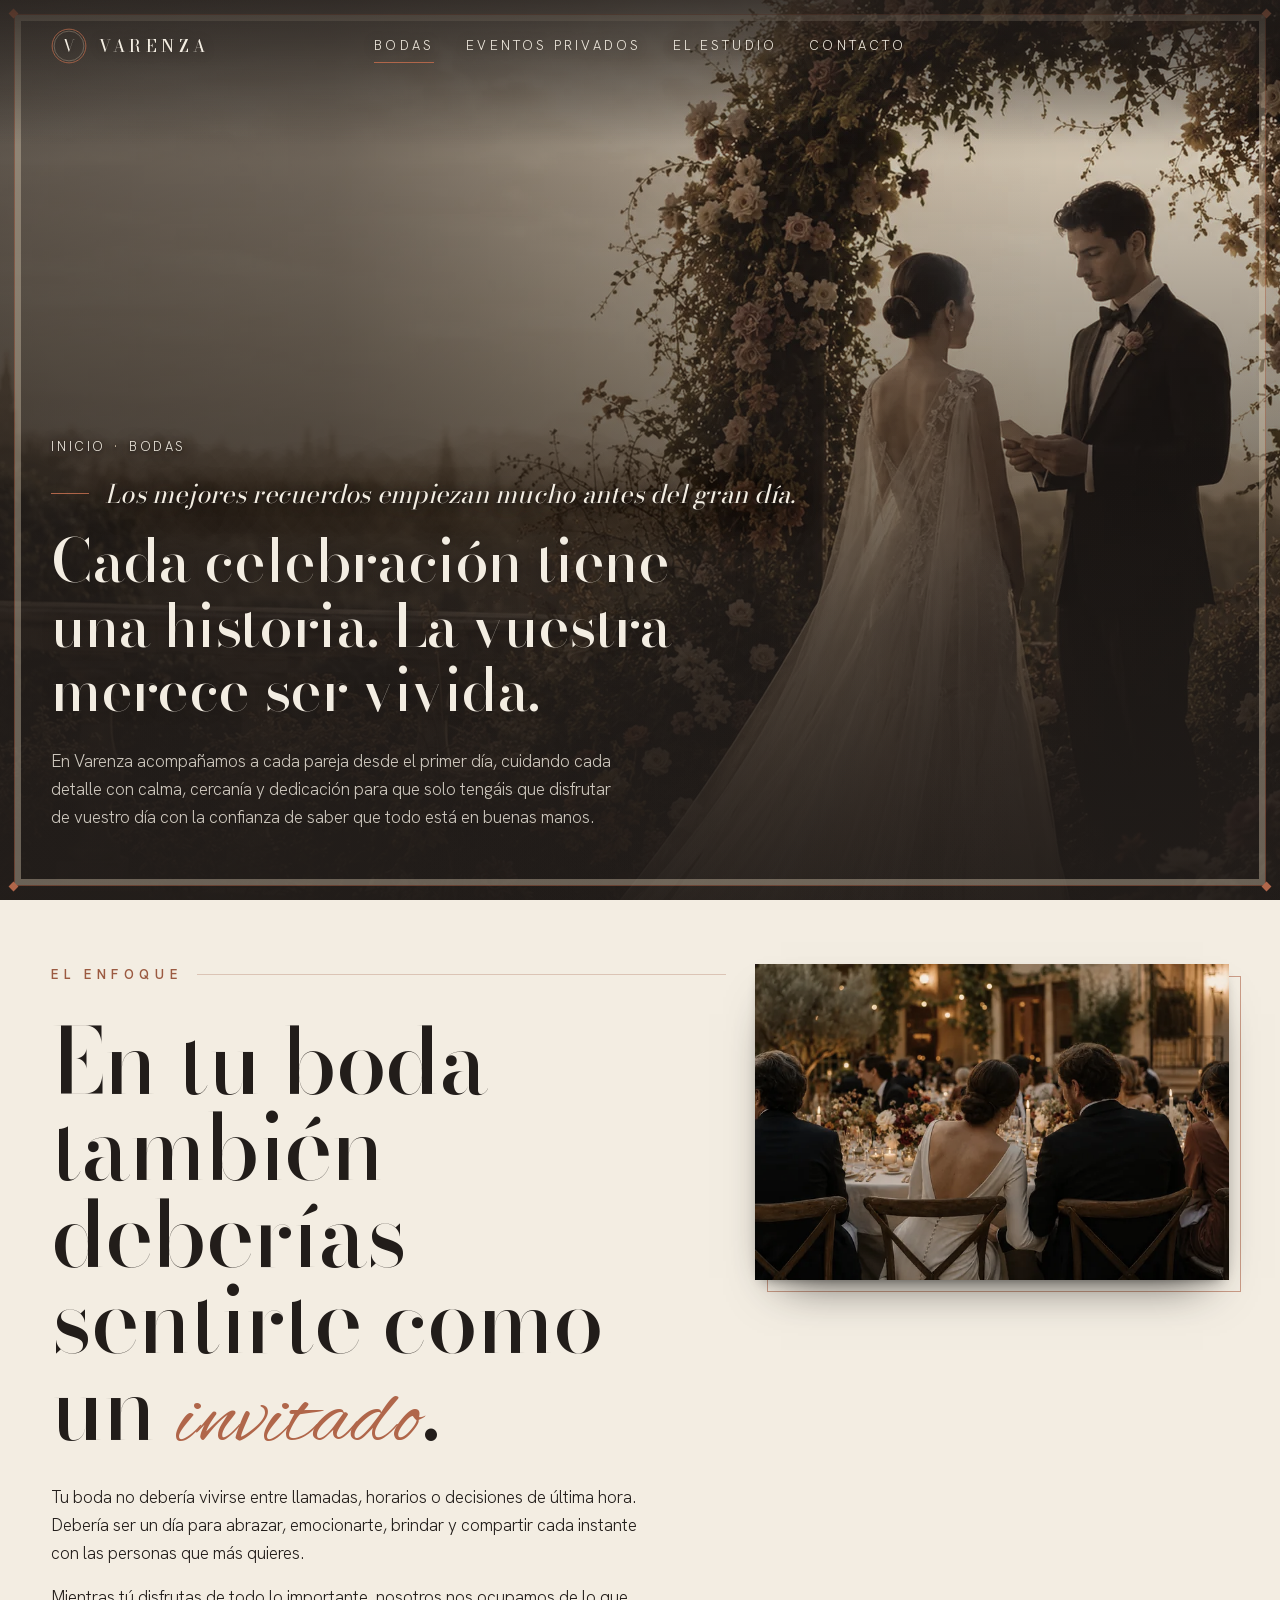
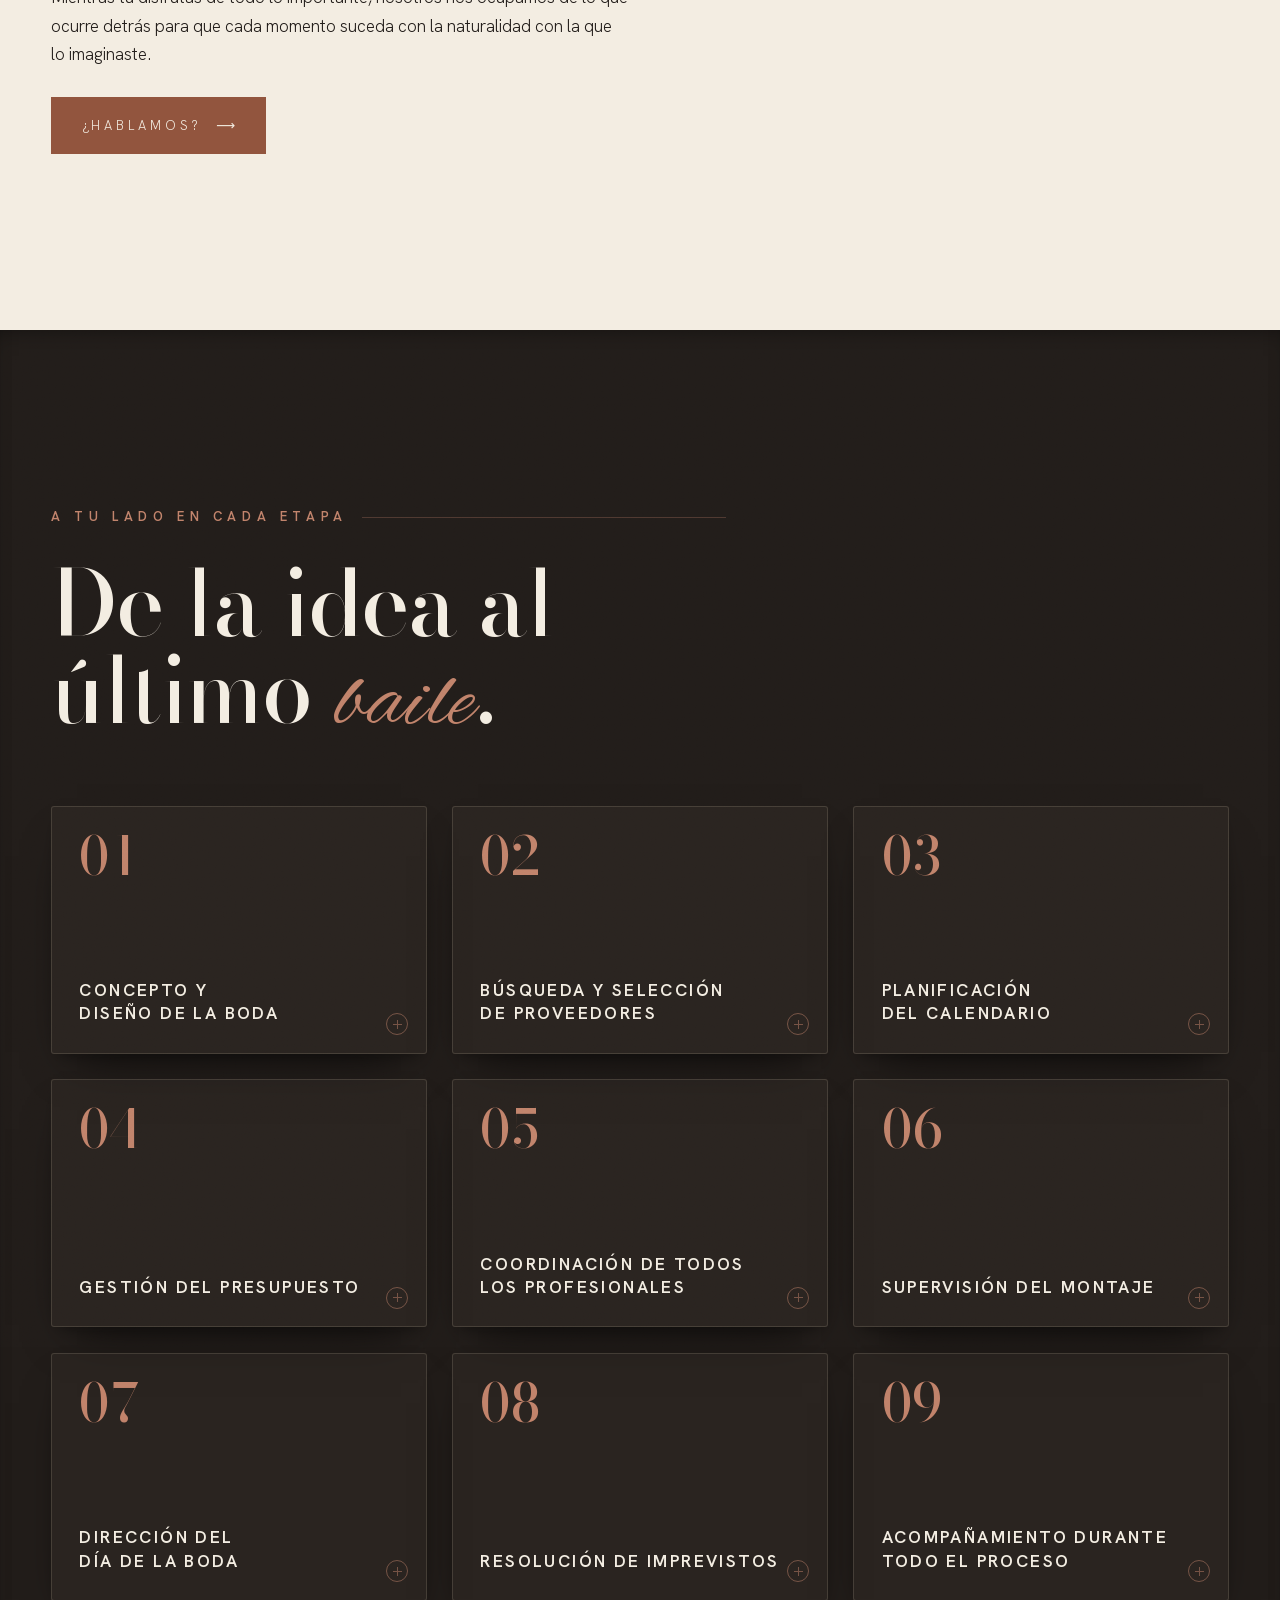
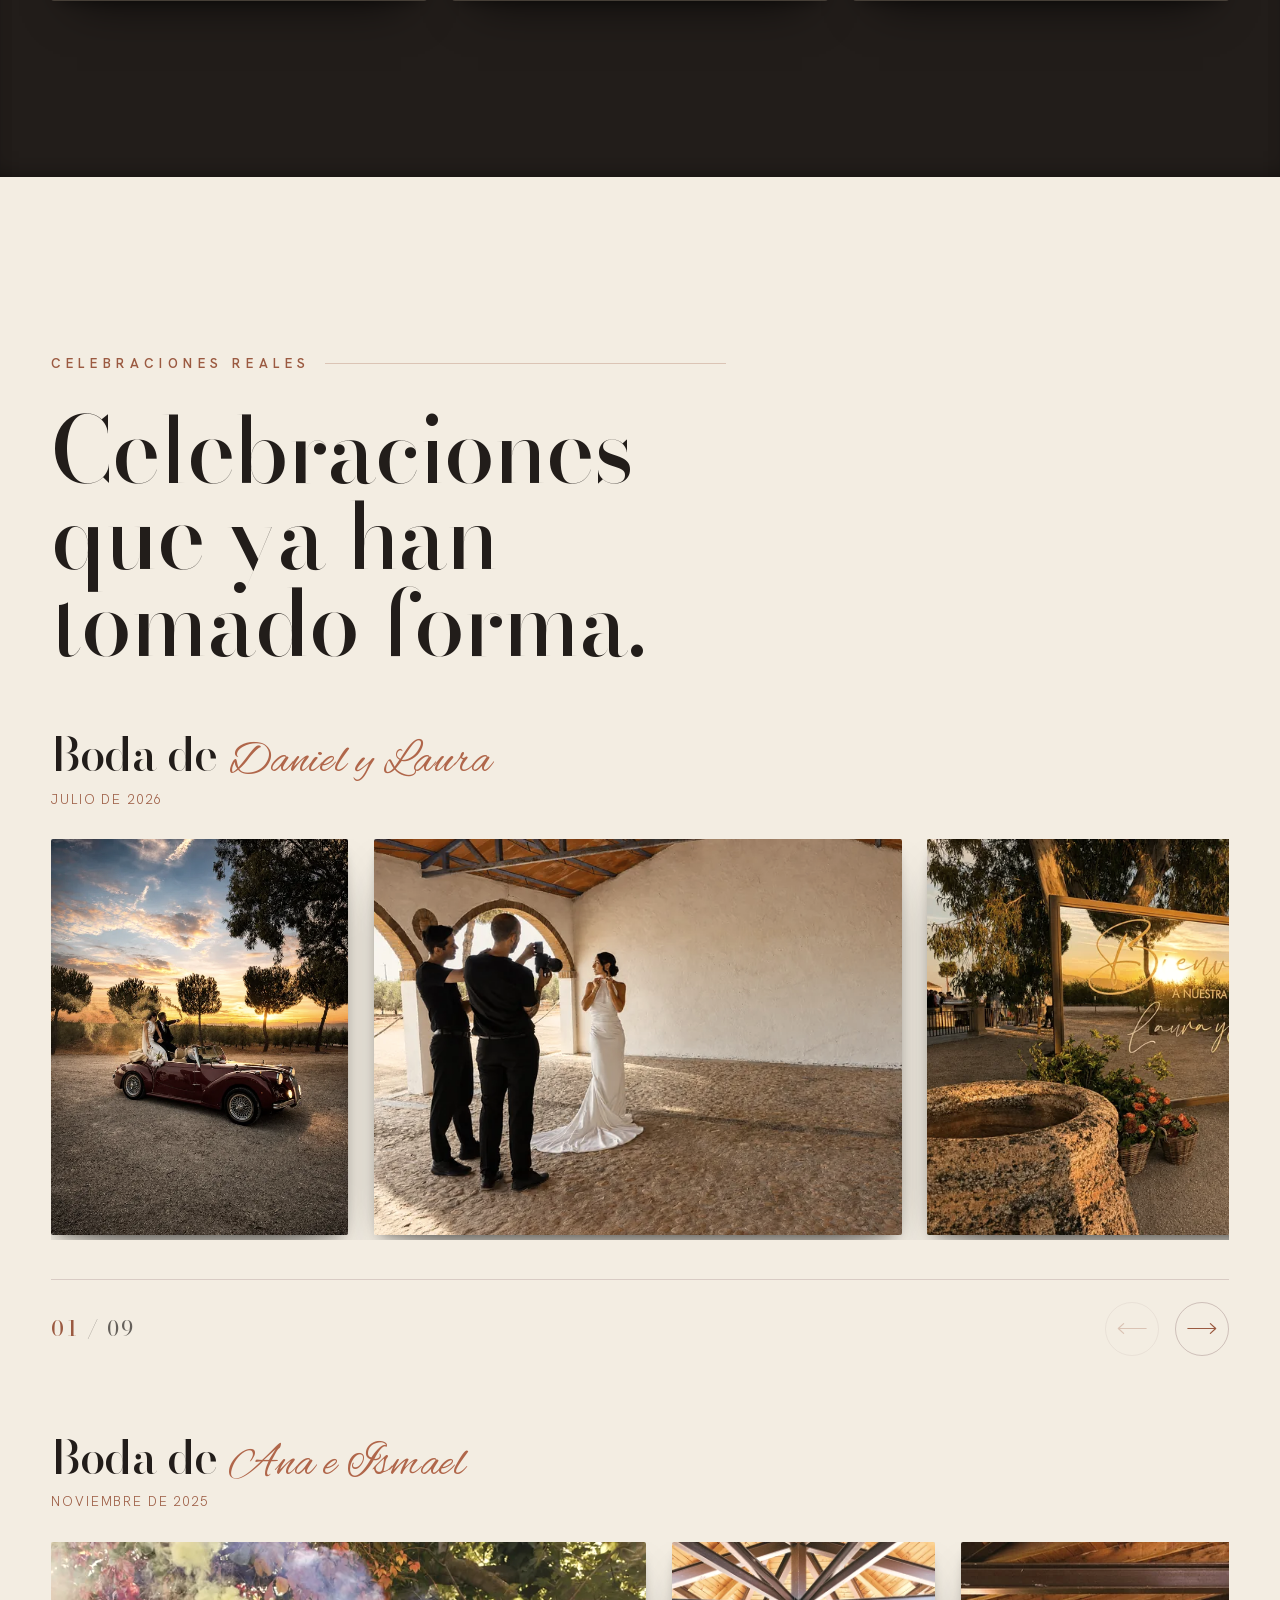
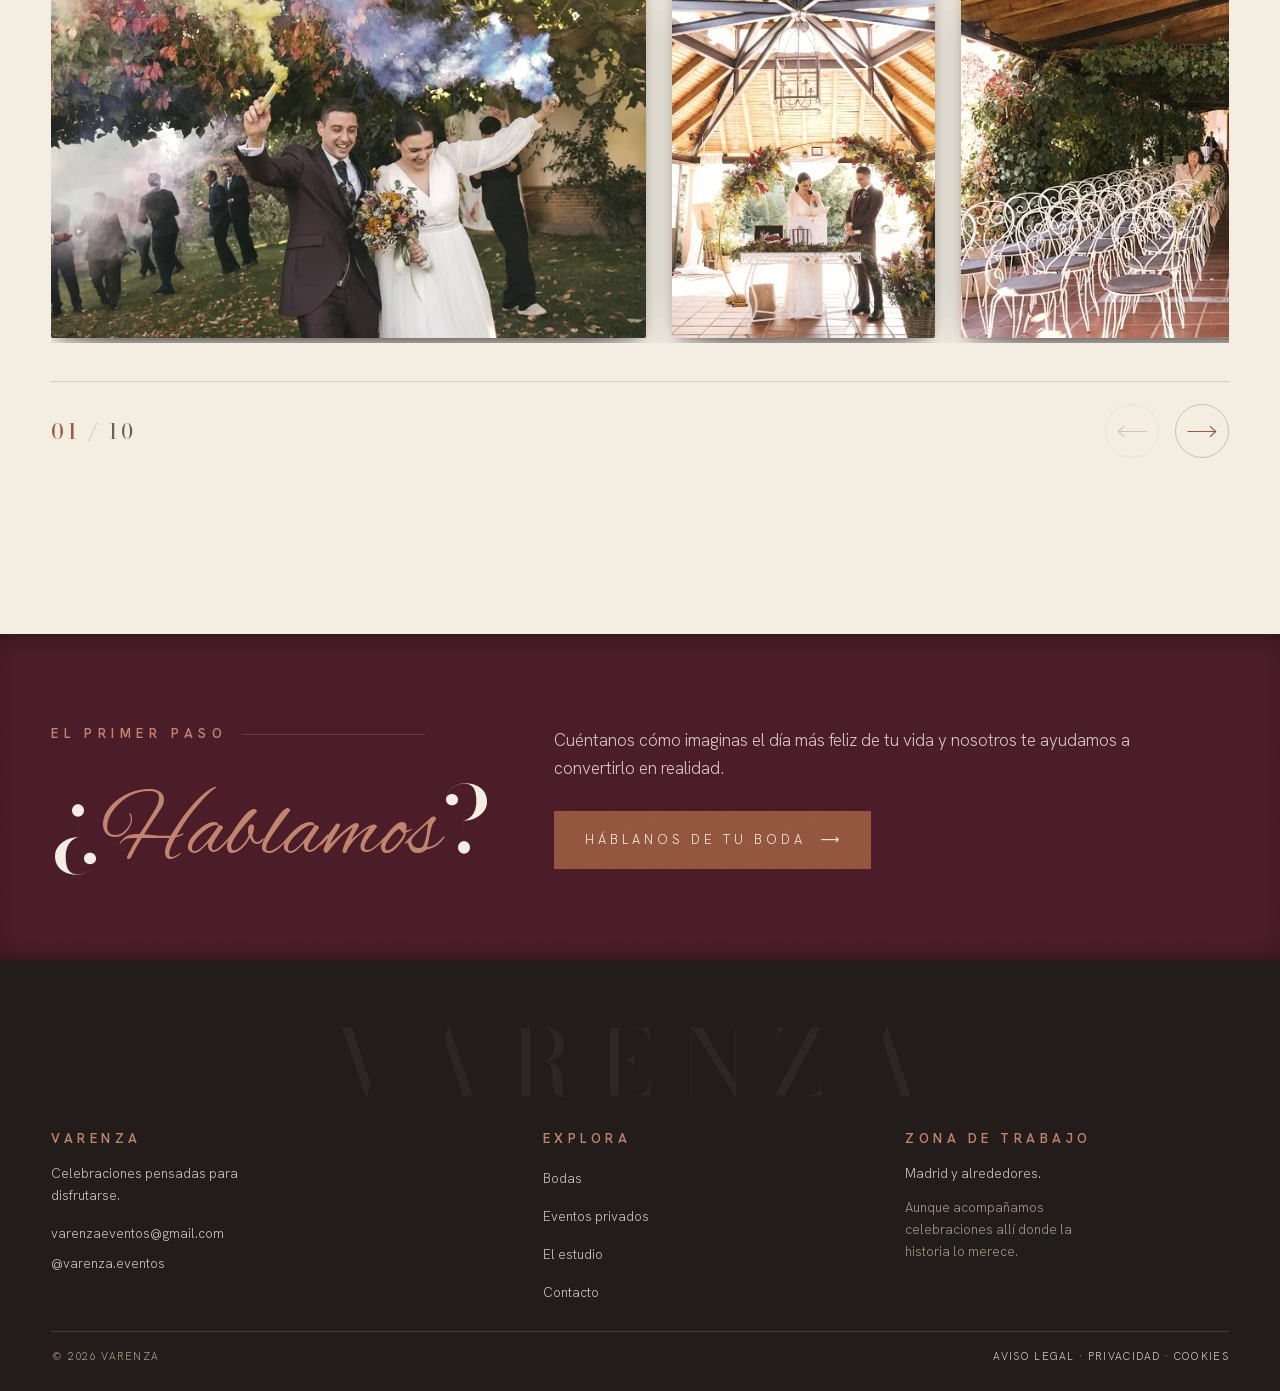
<file: bodas.html>
<!DOCTYPE html>
<html lang="es">
<head>
<meta charset="UTF-8">
<meta name="robots" content="noindex, follow">
<link rel="canonical" href="https://varenzaeventos.es/bodas-madrid.html">
<meta http-equiv="refresh" content="0; url=bodas-madrid.html">
<title>Redirigiendo…</title>
</head>
<body>
<p>Esta página se ha movido a <a href="bodas-madrid.html">bodas-madrid.html</a>.</p>
<script>location.replace('bodas-madrid.html');</script>
</body>
</html>
</file>
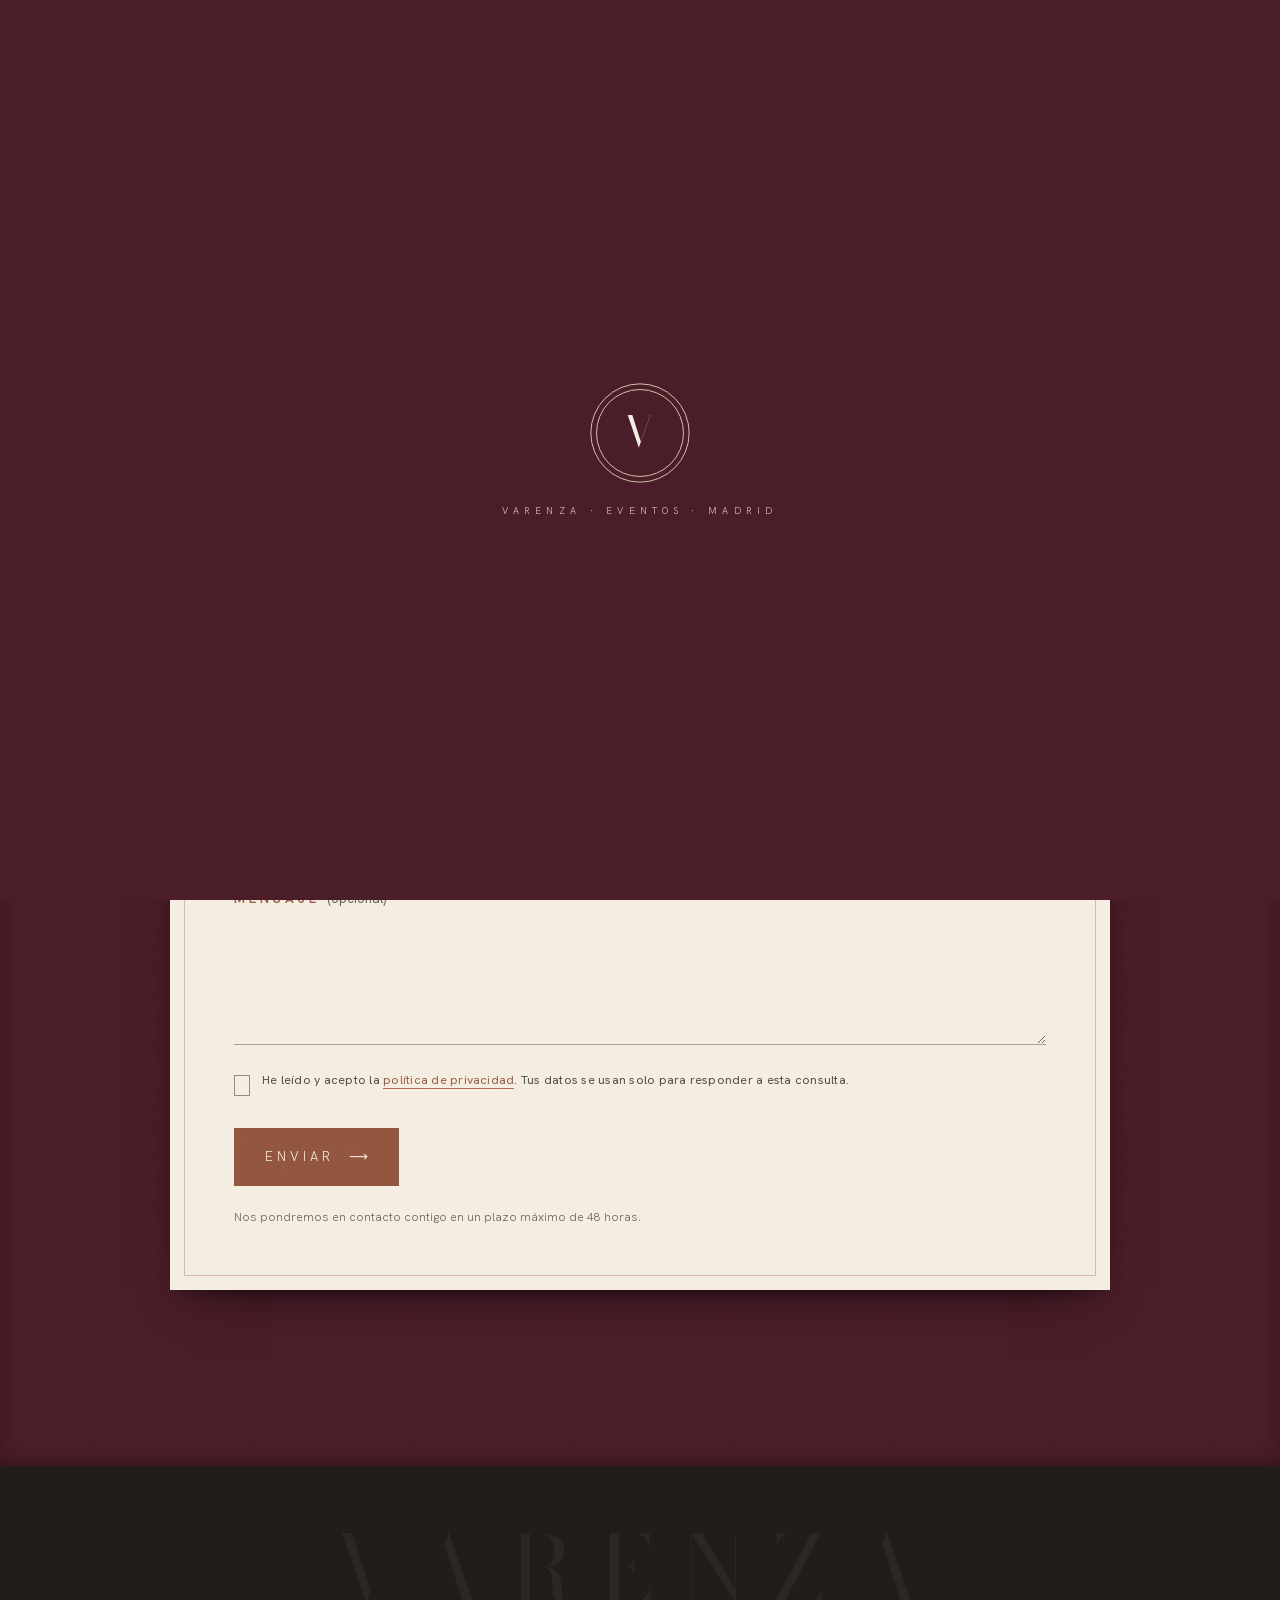
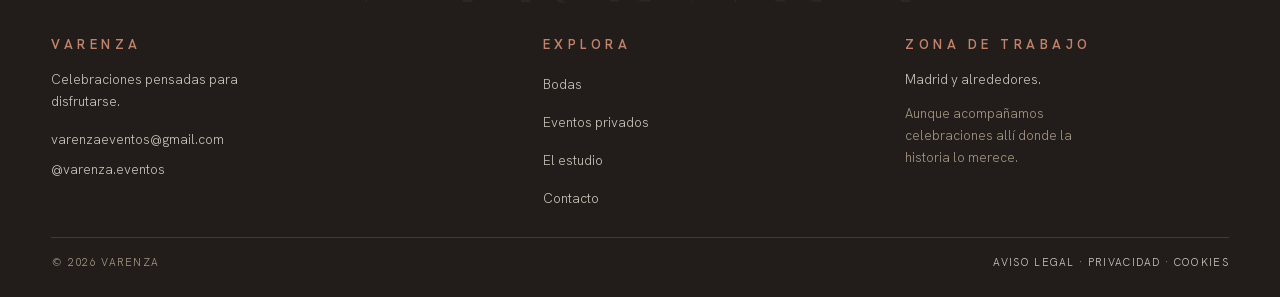
<file: contacto.html>
<!DOCTYPE html>
<html lang="es" class="no-js">
<head>
<meta charset="UTF-8">
<meta name="viewport" content="width=device-width, initial-scale=1">
<title>Contacto | Varenza — bodas y eventos privados en Madrid</title>
<meta name="description" content="Cuéntanos tu celebración: la fecha, el lugar, el número aproximado de invitados y qué quieres celebrar. Nos pondremos en contacto contigo en un plazo máximo de 48 horas.">
<link rel="canonical" href="https://varenzaeventos.es/contacto.html">
<meta name="theme-color" content="#4A1C28">
<meta property="og:type" content="website">
<meta property="og:locale" content="es_ES">
<meta property="og:site_name" content="Varenza">
<meta property="og:url" content="https://varenzaeventos.es/contacto.html">
<meta property="og:title" content="Contacto | Varenza — bodas y eventos privados en Madrid">
<meta property="og:description" content="Cuéntanos tu celebración: la fecha, el lugar, el número aproximado de invitados y qué quieres celebrar. Nos pondremos en contacto contigo en un plazo máximo de 48 horas.">
<meta property="og:image" content="https://varenzaeventos.es/og-image.jpg">
<meta property="og:image:width" content="1200">
<meta property="og:image:height" content="630">
<meta property="og:image:alt" content="Varenza — dirección y producción de bodas y eventos privados en Madrid">
<meta name="twitter:card" content="summary_large_image">
<meta name="twitter:title" content="Contacto | Varenza — bodas y eventos privados en Madrid">
<meta name="twitter:description" content="Cuéntanos tu celebración: la fecha, el lugar, el número aproximado de invitados y qué quieres celebrar. Nos pondremos en contacto contigo en un plazo máximo de 48 horas.">
<meta name="twitter:image" content="https://varenzaeventos.es/og-image.jpg">
<!-- Favicon como archivos reales: Google no usa los data: URI y siempre
     prueba /favicon.ico; el PNG de 96px cumple su regla del múltiplo de 48. -->
<link rel="icon" href="favicon.ico" sizes="48x48">
<link rel="icon" type="image/png" sizes="96x96" href="assets/favicon-96.png">
<link rel="apple-touch-icon" href="assets/apple-touch-icon.png">
<!-- Tipografías alojadas aquí mismo: ni preconnect ni peticiones a Google.
     Se precargan las dos que pintan el primer pantallazo; Alex Brush no, que
     solo aparece en palabras sueltas y puede esperar. -->
<link rel="preload" as="font" type="font/woff2" href="assets/fuentes/bodoni-moda.woff2" crossorigin>
<link rel="preload" as="font" type="font/woff2" href="assets/fuentes/hanken-grotesk.woff2" crossorigin>
<link rel="stylesheet" href="assets/fuentes.css">
<link rel="stylesheet" href="assets/varenza.css">
<script type="application/ld+json">
{"@context":"https://schema.org","@type":"ContactPage","url":"https://varenzaeventos.es/contacto.html","name":"Contacto — Varenza","mainEntity":{"@type":"ProfessionalService","@id":"https://varenzaeventos.es/#varenza","name":"Varenza","email":"varenzaeventos@gmail.com","areaServed":[{"@type":"City","name":"Madrid"},{"@type":"AdministrativeArea","name":"Comunidad de Madrid"}],"address":{"@type":"PostalAddress","addressLocality":"Madrid","addressCountry":"ES"}}}
</script>
<script type="application/ld+json">
{"@context":"https://schema.org","@type":"BreadcrumbList","itemListElement":[{"@type":"ListItem","position":1,"name":"Inicio","item":"https://varenzaeventos.es/"},{"@type":"ListItem","position":2,"name":"Contacto","item":"https://varenzaeventos.es/contacto.html"}]}
</script>
</head>
<body>
<div id="velo" class="grano" aria-hidden="true">
  <div class="caja">
    <svg viewBox="0 0 110 110" aria-hidden="true">
      <circle cx="55" cy="55" r="52"/>
      <circle cx="55" cy="55" r="46" style="animation-delay:.25s"/>
      <text x="55" y="70" text-anchor="middle">V</text>
    </svg>
    <p>Varenza &middot; Eventos &middot; Madrid</p>
  </div>
</div>
<a class="skip" href="#principal">Saltar al contenido</a>
<header class="topbar sin-cta" data-solida="always">
  <a class="marca" href="index.html" aria-label="Varenza — inicio">
    <svg viewBox="0 0 64 64" aria-hidden="true"><circle cx="32" cy="32" r="30" fill="none" stroke="#B0664A" stroke-width="1.5"/><circle cx="32" cy="32" r="26.5" fill="none" stroke="#D8C7AF" stroke-width=".6"/><text x="32" y="43" font-family="Bodoni Moda,serif" font-size="29" fill="currentColor" text-anchor="middle">V</text></svg>
    <b>VARENZA</b>
  </a>
  <nav class="nav" id="nav-principal" aria-label="Principal">
    <a href="bodas-madrid.html">Bodas</a>
    <a href="eventos-privados-madrid.html">Eventos privados</a>
    <a href="el-estudio.html">El estudio</a>
    <a href="contacto.html" aria-current="page">Contacto</a>
  </nav>
  <button class="menu-btn" type="button" aria-expanded="false" aria-controls="nav-principal">
    <span class="barras" aria-hidden="true"></span><span class="rot">Menú</span>
  </button>
  <span class="relleno" aria-hidden="true"></span>
</header>
<main id="principal">
  <section class="seccion burdeos grano" style="padding-top:calc(var(--frame) + 8rem)" aria-labelledby="t-h1">
    <div class="env">
      <nav class="migas" aria-label="Ruta">
        <a href="index.html">Inicio</a><span class="sep" aria-hidden="true">&middot;</span>Contacto
      </nav>

      <div class="tarjeta">
        <p class="folio solo">Contacto</p>
        <h1 class="display-s" id="t-h1">Cu&eacute;ntanos tu <span class="script">celebraci&oacute;n</span>.</h1>
        <div class="prosa mt-4">
          <p>No hace falta que lo tengas todo decidido. Con la fecha, el lugar, el n&uacute;mero aproximado de invitados y qu&eacute; quieres celebrar es suficiente para empezar.</p>
        </div>

        <form id="f-consulta" action="https://formsubmit.co/varenzaeventos@gmail.com" method="POST" novalidate
              data-ajax="https://formsubmit.co/ajax/varenzaeventos@gmail.com" data-cfg="form">
          <input type="hidden" name="_subject" value="Nueva consulta desde varenza.es">
          <input type="hidden" name="_captcha" value="false">
          <input type="hidden" name="_next" value="https://varenzaeventos.es/gracias.html">
          <!-- Trampa antispam: los bots la rellenan, las personas no la ven -->
          <p class="trampa" aria-hidden="true"><label>No rellenar<input type="text" name="_honey" tabindex="-1" autocomplete="off"></label></p>

          <div class="campos">
            <div class="campo ancho">
              <label for="c-nombre">Nombre y apellidos</label>
              <input id="c-nombre" name="nombre" type="text" required autocomplete="name" aria-describedby="e-nombre">
              <p class="error" id="e-nombre" hidden>Escribe tu nombre y tus apellidos.</p>
            </div>
            <div class="campo">
              <label for="c-email">Email</label>
              <input id="c-email" name="email" type="email" required autocomplete="email" inputmode="email" aria-describedby="e-email">
              <p class="error" id="e-email" hidden>Revisa el correo: parece que falta algo.</p>
            </div>
            <div class="campo">
              <label for="c-tel">Tel&eacute;fono <span class="opt">(opcional)</span></label>
              <input id="c-tel" name="telefono" type="tel" autocomplete="tel" inputmode="tel">
            </div>
            <div class="campo">
              <label for="c-tipo">Tipo de celebraci&oacute;n</label>
              <select id="c-tipo" name="tipo" required aria-describedby="e-tipo">
                <option value="">Elige una opci&oacute;n</option>
                <option>Boda</option>
                <option>Evento privado</option>
                <option>Evento deportivo</option>
                <option>Otro</option>
              </select>
              <p class="error" id="e-tipo" hidden>Elige una opci&oacute;n.</p>
            </div>
            <div class="campo">
              <label for="c-fecha">Fecha aproximada</label>
              <input id="c-fecha" name="fecha" type="text" required aria-describedby="a-fecha e-fecha">
              <p class="ayuda" id="a-fecha">Aunque sea solo el mes o la estaci&oacute;n.</p>
              <p class="error" id="e-fecha" hidden>Indica al menos una fecha aproximada.</p>
            </div>
            <div class="campo">
              <label for="c-lugar">Lugar <span class="opt">(opcional)</span></label>
              <input id="c-lugar" name="lugar" type="text">
            </div>
            <div class="campo">
              <label for="c-invitados">N&uacute;mero aproximado de invitados</label>
              <input id="c-invitados" name="invitados" type="number" min="1" max="2000" inputmode="numeric" required aria-describedby="e-invitados">
              <p class="error" id="e-invitados" hidden>Una cifra aproximada nos vale.</p>
            </div>
            <div class="campo ancho">
              <label for="c-msg">Mensaje <span class="opt">(opcional)</span></label>
              <textarea id="c-msg" name="mensaje" aria-describedby="a-msg"></textarea>
              <p class="ayuda" id="a-msg" hidden>Cuéntanos la actividad, la entidad organizadora si la hay y lo que ya tienes previsto.</p>
            </div>
            <div class="campo consent">
              <input id="c-rgpd" name="consentimiento" type="checkbox" required value="S&iacute;" aria-describedby="e-rgpd">
              <label for="c-rgpd">He le&iacute;do y acepto la <a href="privacidad.html">pol&iacute;tica de privacidad</a>. Tus datos se usan solo para responder a esta consulta.</label>
            </div>
            <p class="error ancho" id="e-rgpd" hidden>Necesitamos tu consentimiento para poder responderte.</p>
          </div>

          <div class="acciones mt-5">
            <button class="boton solido" type="submit" data-ev="form-submit">
              <span class="txt">Enviar</span>
              <span class="flecha" aria-hidden="true">&#10230;</span>
            </button>
          </div>
          <p class="estado" id="f-estado" role="status" aria-live="polite" hidden></p>
          <p class="nota-pie">Nos pondremos en contacto contigo en un plazo m&aacute;ximo de 48 horas.</p>
        </form>
      </div>
    </div>
  </section>
</main>
<footer class="pie-web">
  <p class="filigrana" aria-hidden="true">VARENZA</p>
  <div class="env">
    <div class="cols">
      <div>
        <h2>Varenza</h2>
        <p class="mt-3" style="color:var(--on-dark-2);max-width:32ch">Celebraciones pensadas para disfrutarse.</p>
        <p class="mt-3"><a href="mailto:varenzaeventos@gmail.com" data-ev="email" data-cfg="email">varenzaeventos@gmail.com</a></p>
        <p class="mt-1"><a href="https://instagram.com/varenza.eventos" target="_blank" rel="noopener noreferrer" data-ev="instagram" data-cfg="instagram">@varenza.eventos</a></p>
      </div>
      <div>
        <h2>Explora</h2>
        <ul>
          <li><a href="bodas-madrid.html">Bodas</a></li>
          <li><a href="eventos-privados-madrid.html">Eventos privados</a></li>
          <li><a href="el-estudio.html">El estudio</a></li>
          <li><a href="contacto.html">Contacto</a></li>
        </ul>
      </div>
      <div>
        <h2>Zona de trabajo</h2>
        <p class="mt-3" style="color:var(--on-dark-2);max-width:30ch">Madrid y alrededores.</p>
        <p class="mt-2" style="color:var(--on-dark-3);max-width:30ch">Aunque acompañamos celebraciones allí donde la historia lo merece.</p>
      </div>
    </div>
    <div class="fin">
      <span>© <span id="anio">2026</span> Varenza</span>
      <span><a href="aviso-legal.html">Aviso legal</a> · <a href="privacidad.html">Privacidad</a> · <a href="cookies.html">Cookies</a></span>
    </div>
  </div>
</footer>

<script src="assets/varenza.js" defer></script>
</body>
</html>
</file>
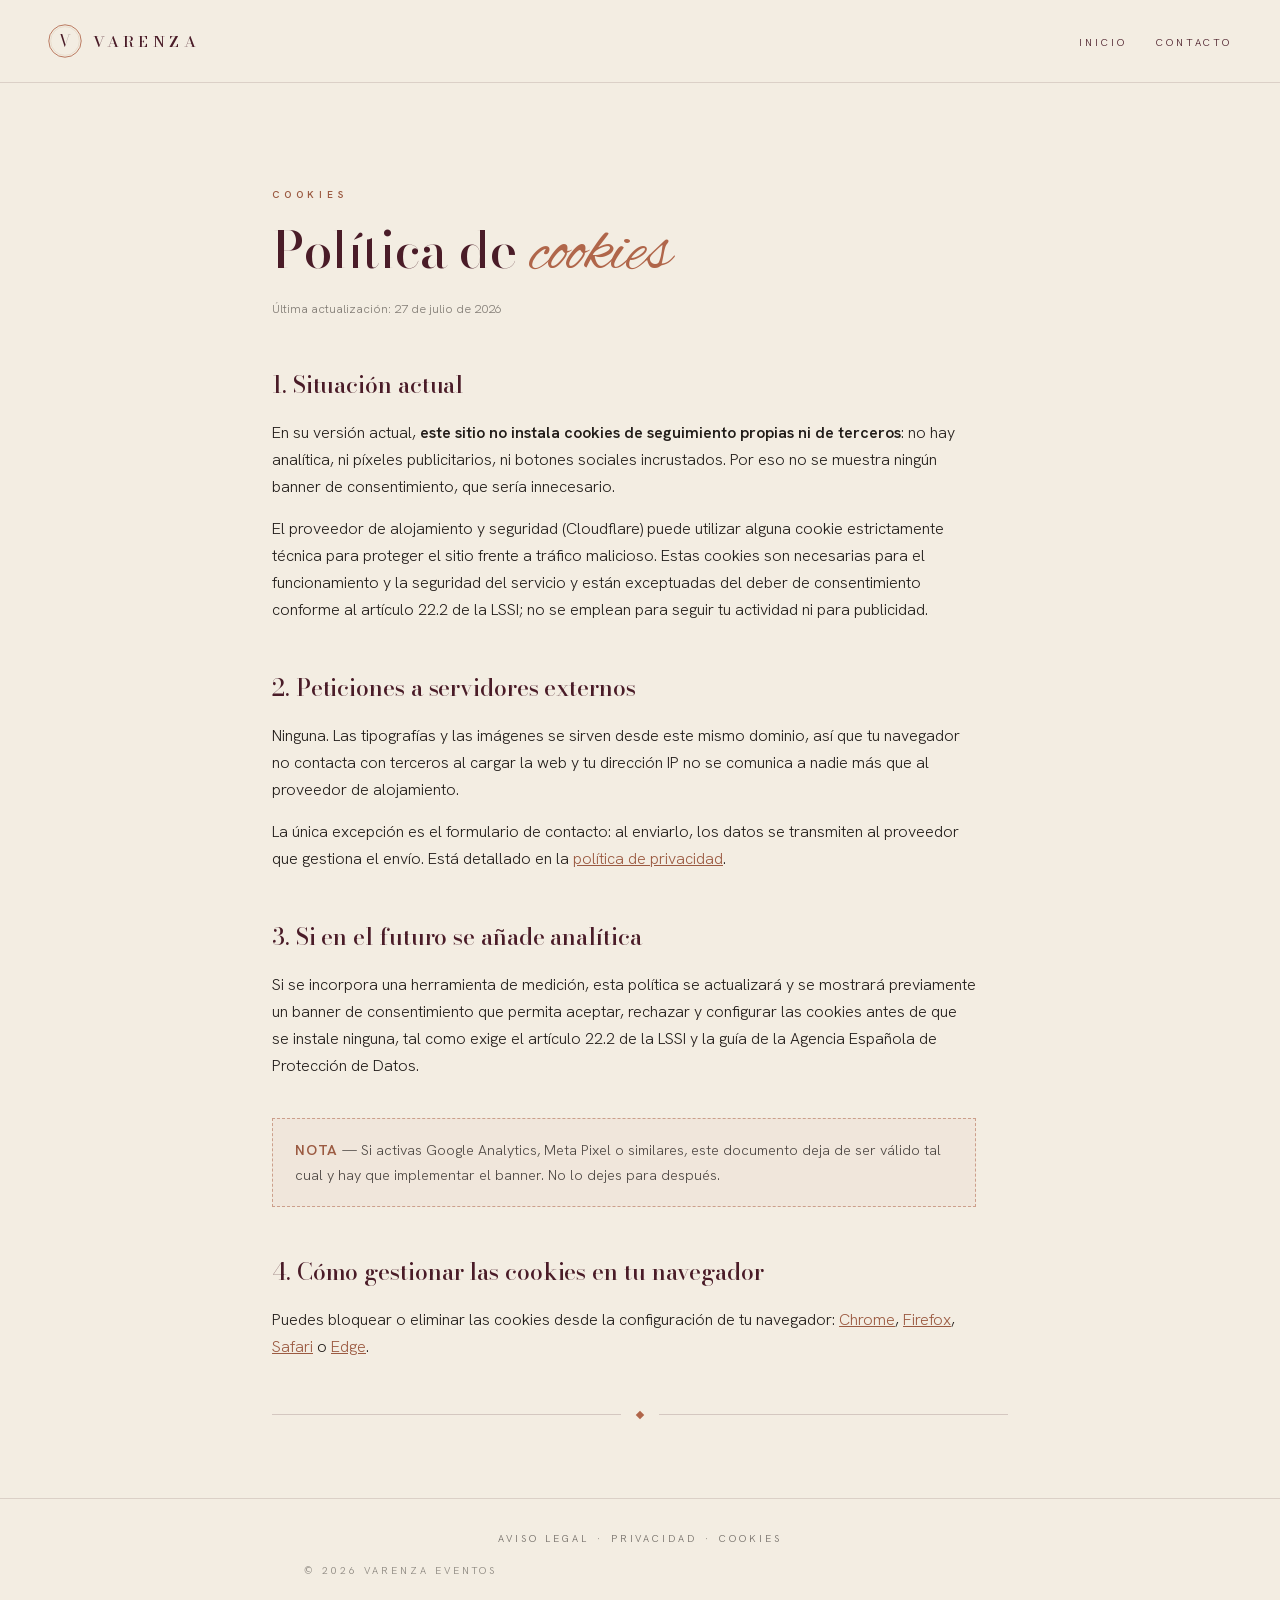
<file: cookies.html>
<!DOCTYPE html>
<html lang="es">
<head>
<meta charset="UTF-8">
<meta name="viewport" content="width=device-width, initial-scale=1">
<title>Política de cookies — VARENZA Eventos</title>
<meta name="description" content="Uso de cookies y tecnologías similares en el sitio web de VARENZA Eventos.">
<meta name="robots" content="index, follow">
<link rel="canonical" href="https://varenzaeventos.es/cookies.html">
<!-- Favicon como archivos reales: Google no usa los data: URI y siempre
     prueba /favicon.ico; el PNG de 96px cumple su regla del múltiplo de 48. -->
<link rel="icon" href="favicon.ico" sizes="48x48">
<link rel="icon" type="image/png" sizes="96x96" href="assets/favicon-96.png">
<link rel="apple-touch-icon" href="assets/apple-touch-icon.png">
<link rel="preload" as="font" type="font/woff2" href="assets/fuentes/bodoni-moda.woff2" crossorigin>
<link rel="stylesheet" href="assets/fuentes.css">
<style>
:root{--bur:#4A1C28;--ter:#B0664A;--are:#D8C7AF;--cre:#F3EDE2;--neg:#221D1A;
--ter-ink:#9B5A41;--ter-lite:#C1836B;
--serif:"Bodoni Moda",Didot,serif;--script:"Alex Brush",cursive;--sans:"Hanken Grotesk",system-ui,sans-serif;
--pad:clamp(1.25rem,4vw,3rem);--ease-out:cubic-bezier(.16,1,.3,1);--t-fast:150ms;--t-base:200ms}
@media (prefers-reduced-motion:reduce){*,*::before,*::after{animation-duration:.01ms!important;transition-duration:.01ms!important}}
*{margin:0;padding:0;box-sizing:border-box}
html{font-optical-sizing:auto;scroll-behavior:smooth}
body{background:var(--cre);color:var(--neg);font-family:var(--sans);font-weight:300;line-height:1.7;
-webkit-font-smoothing:antialiased}
header{border-bottom:1px solid rgba(74,28,40,.14);padding:1.5rem var(--pad);display:flex;align-items:center;justify-content:space-between;gap:1rem;flex-wrap:wrap}
header .logo{display:flex;align-items:center;gap:.7rem;text-decoration:none;color:var(--bur)}
header .logo svg{width:34px;height:34px}
header .logo b{font-family:var(--serif);font-weight:500;letter-spacing:.28em;font-size:.98rem}
header nav a{font-size:.64rem;letter-spacing:.28em;text-transform:uppercase;color:var(--bur);text-decoration:none;margin-left:1.6rem;
border-bottom:1px solid transparent;padding-bottom:2px;transition:border-color var(--t-fast) var(--ease-out)}
header nav a:hover{border-bottom-color:var(--ter)}
main{max-width:52rem;margin:0 auto;padding:clamp(3rem,7vw,6rem) var(--pad) 5rem}
.folio{font-size:.62rem;letter-spacing:.48em;text-transform:uppercase;font-weight:600;color:var(--ter-ink);margin-bottom:1.1rem}
h1{font-family:var(--serif);font-weight:500;font-size:clamp(2rem,5vw,3.2rem);line-height:1.1;color:var(--bur);letter-spacing:-.008em;text-wrap:balance}
h1 em{font-family:var(--script);font-style:normal;color:var(--ter);font-size:1.35em;line-height:.8}
.actualizado{margin-top:1rem;font-size:.78rem;color:rgba(34,29,26,.55)}
h2{font-family:var(--serif);font-weight:500;font-size:1.45rem;color:var(--bur);margin:2.8rem 0 .8rem;letter-spacing:-.004em}
p,li{margin-top:.9rem;max-width:44rem}
ul{padding-left:1.1rem}
li{margin-top:.5rem}
a{color:var(--ter-ink)}
.rule{display:flex;align-items:center;gap:1rem;margin:3.2rem 0 0}
.rule::before,.rule::after{content:"";height:1px;background:rgba(74,28,40,.18);flex:1}
.rule i{width:6px;height:6px;background:var(--ter);transform:rotate(45deg);flex:none}
.aviso{margin-top:2.4rem;padding:1.2rem 1.4rem;border:1px dashed rgba(176,102,74,.55);background:rgba(176,102,74,.05);
font-size:.9rem;color:rgba(34,29,26,.8)}
.aviso b{color:var(--ter-ink);font-weight:600;letter-spacing:.04em}
.hueco{color:var(--ter-ink);border-bottom:1px dotted var(--ter);font-style:italic}
footer{border-top:1px solid rgba(74,28,40,.14);padding:2rem var(--pad);text-align:center;
font-size:.62rem;letter-spacing:.3em;text-transform:uppercase;color:rgba(34,29,26,.5)}
footer a{color:rgba(34,29,26,.62);text-decoration:none;margin:0 .5rem}
footer a:hover{color:var(--bur)}
a:focus-visible,button:focus-visible{outline:2px solid var(--ter);outline-offset:3px}
</style>
</head>
<body>
<header>
  <a class="logo" href="index.html">
    <svg viewBox="0 0 64 64" aria-hidden="true"><circle cx="32" cy="32" r="30.5" fill="none" stroke="#B0664A" stroke-width="1.6"/><circle cx="32" cy="32" r="27" fill="none" stroke="#D8C7AF" stroke-width=".7"/><text x="32" y="43.5" font-family="Bodoni Moda,serif" font-size="30" fill="#4A1C28" text-anchor="middle">V</text></svg>
    <b>VARENZA</b>
  </a>
  <nav aria-label="secundaria">
    <a href="index.html">Inicio</a>
    <a href="contacto.html">Contacto</a>
  </nav>
</header>
<main>
<p class="folio">Cookies</p>
<h1>Política de <em>cookies</em></h1>
<p class="actualizado">Última actualización: 27 de julio de 2026</p>

<h2>1. Situación actual</h2>
<p>En su versión actual, <strong>este sitio no instala cookies de seguimiento propias ni de terceros</strong>: no hay analítica, ni píxeles publicitarios, ni botones sociales incrustados. Por eso no se muestra ningún banner de consentimiento, que sería innecesario.</p>
<p>El proveedor de alojamiento y seguridad (Cloudflare) puede utilizar alguna cookie estrictamente técnica para proteger el sitio frente a tráfico malicioso. Estas cookies son necesarias para el funcionamiento y la seguridad del servicio y están exceptuadas del deber de consentimiento conforme al artículo 22.2 de la LSSI; no se emplean para seguir tu actividad ni para publicidad.</p>

<h2>2. Peticiones a servidores externos</h2>
<p>Ninguna. Las tipografías y las imágenes se sirven desde este mismo dominio, así que tu navegador no contacta con terceros al cargar la web y tu dirección IP no se comunica a nadie más que al proveedor de alojamiento.</p>
<p>La única excepción es el formulario de contacto: al enviarlo, los datos se transmiten al proveedor que gestiona el envío. Está detallado en la <a href="privacidad.html">política de privacidad</a>.</p>

<h2>3. Si en el futuro se añade analítica</h2>
<p>Si se incorpora una herramienta de medición, esta política se actualizará y se mostrará previamente un banner de consentimiento que permita aceptar, rechazar y configurar las cookies antes de que se instale ninguna, tal como exige el artículo 22.2 de la LSSI y la guía de la Agencia Española de Protección de Datos.</p>
<p class="aviso"><b>NOTA</b> — Si activas Google Analytics, Meta Pixel o similares, este documento deja de ser válido tal cual y hay que implementar el banner. No lo dejes para después.</p>

<h2>4. Cómo gestionar las cookies en tu navegador</h2>
<p>Puedes bloquear o eliminar las cookies desde la configuración de tu navegador: <a href="https://support.google.com/chrome/answer/95647" rel="noopener">Chrome</a>, <a href="https://support.mozilla.org/es/kb/Borrar%20cookies" rel="noopener">Firefox</a>, <a href="https://support.apple.com/es-es/guide/safari/sfri11471/mac" rel="noopener">Safari</a> o <a href="https://support.microsoft.com/es-es/microsoft-edge" rel="noopener">Edge</a>.</p>

<div class="rule"><i></i></div>
</main>
<footer>
  <a href="aviso-legal.html">Aviso legal</a>·<a href="privacidad.html">Privacidad</a>·<a href="cookies.html">Cookies</a>
  <p style="margin-top:1rem;letter-spacing:.3em">© <span id="y">2026</span> Varenza Eventos</p>
</footer>
<script>document.getElementById('y').textContent=new Date().getFullYear();</script>
</body>
</html>
</file>
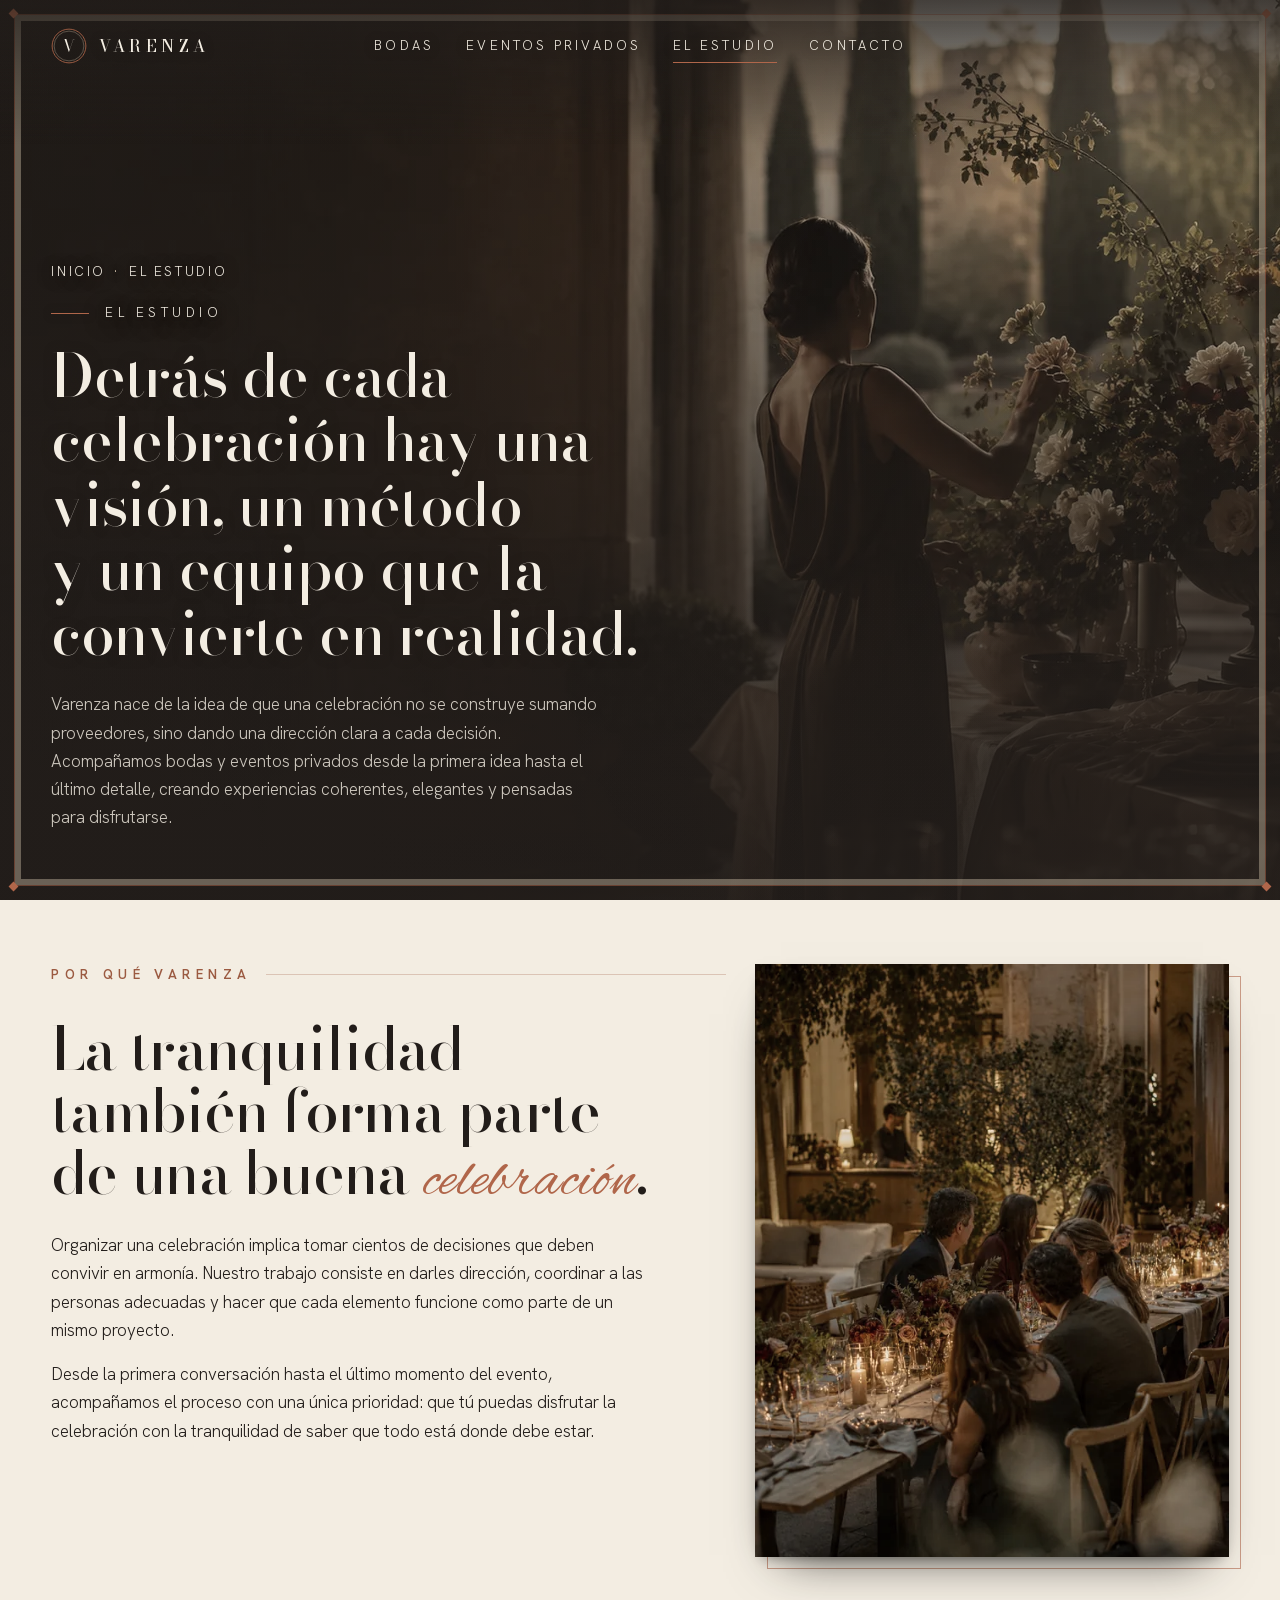
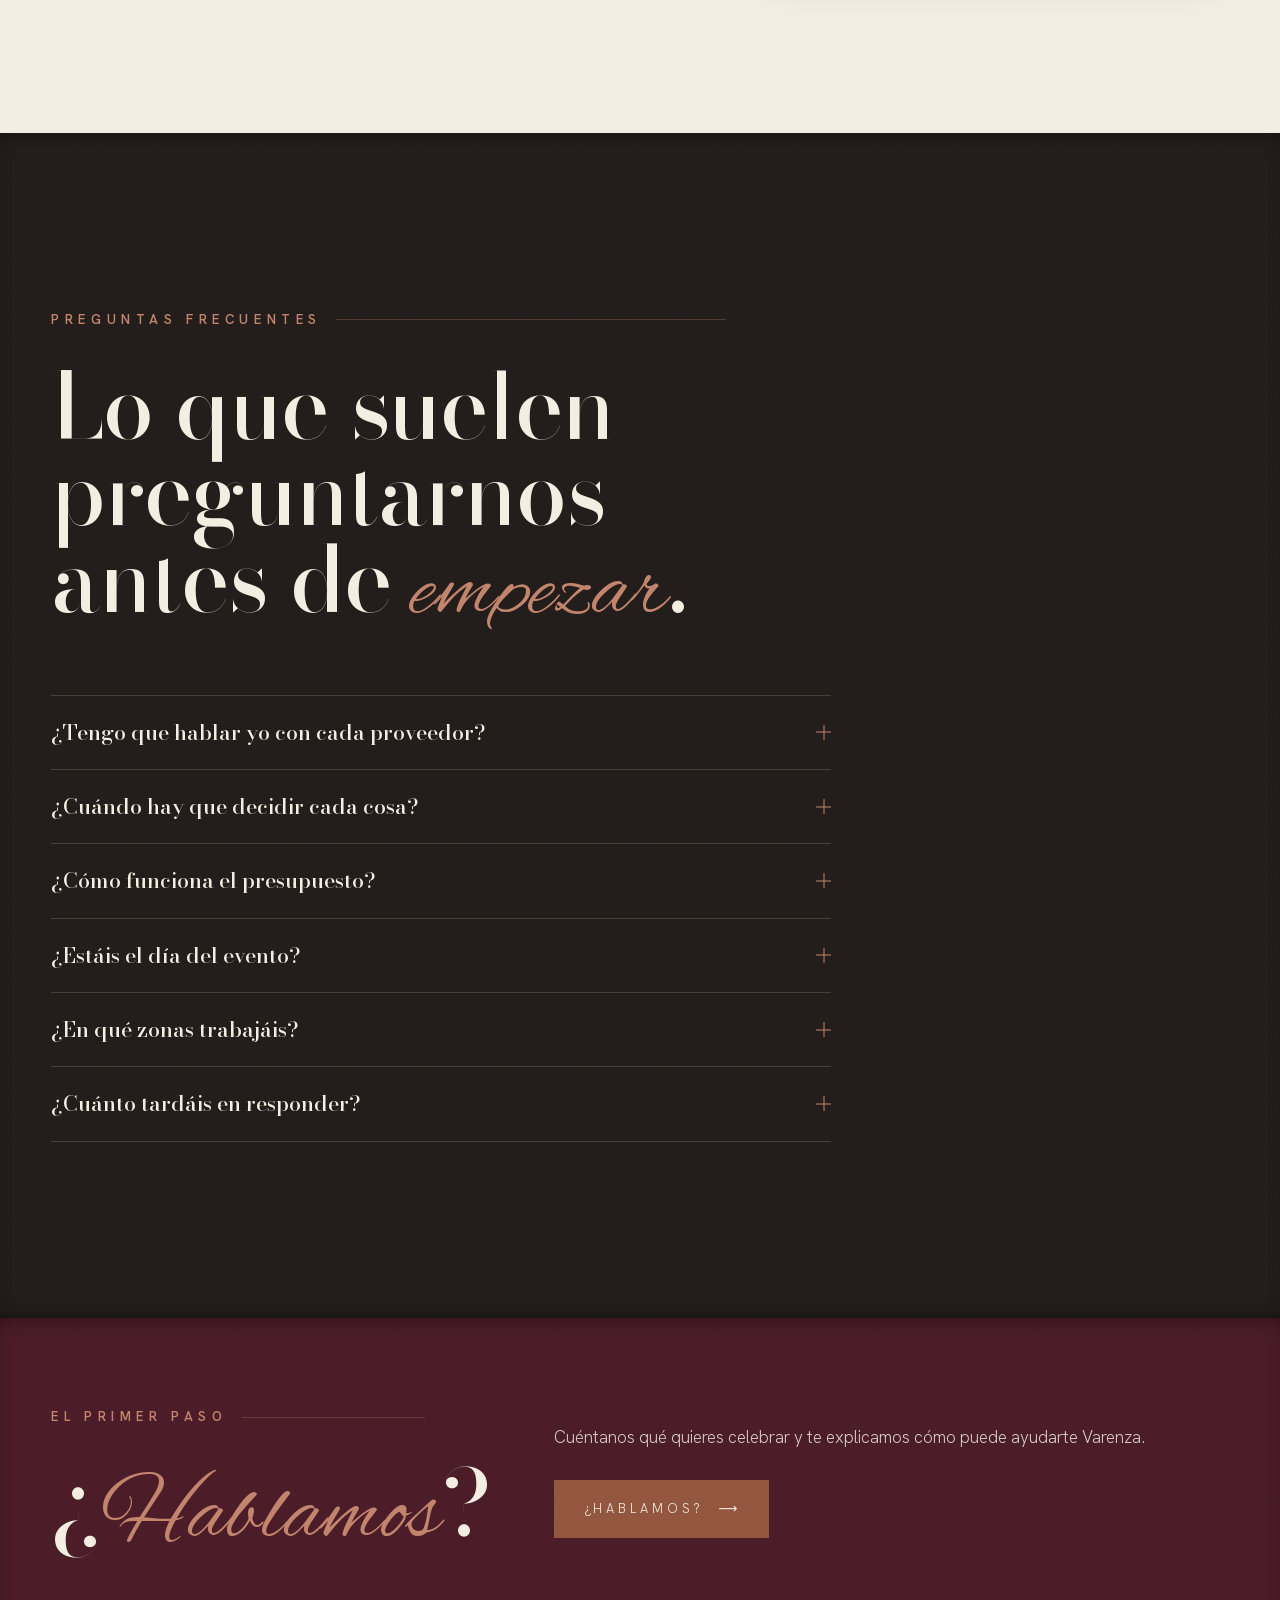
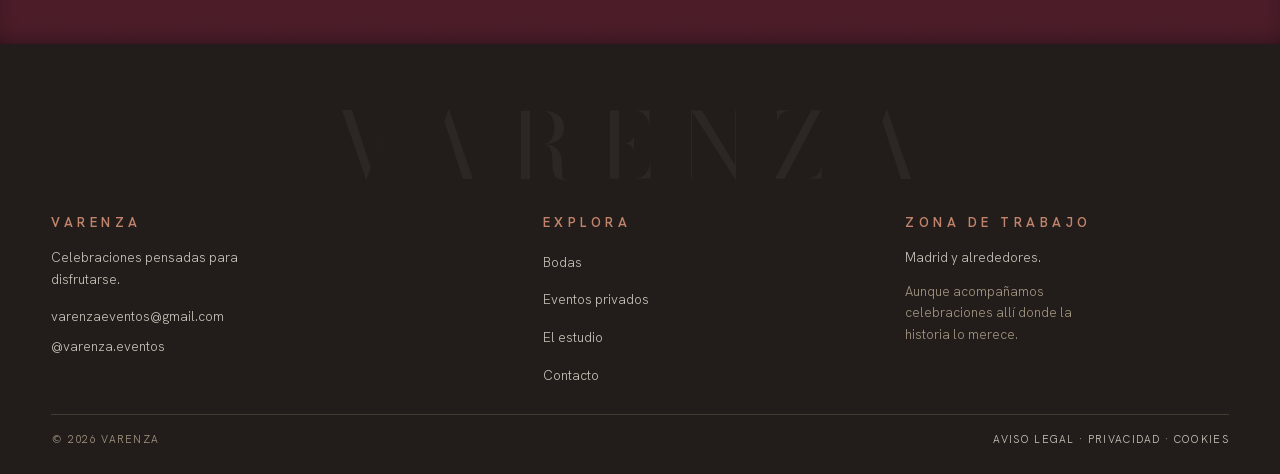
<file: el-estudio.html>
<!DOCTYPE html>
<html lang="es" class="no-js">
<head>
<meta charset="UTF-8">
<meta name="viewport" content="width=device-width, initial-scale=1">
<title>El estudio | Varenza — bodas y eventos privados en Madrid</title>
<meta name="description" content="Varenza es un estudio independiente de bodas y eventos privados con base en Madrid: una única dirección para el concepto, la planificación, la producción y el día del evento.">
<link rel="canonical" href="https://varenzaeventos.es/el-estudio.html">
<meta name="theme-color" content="#4A1C28">
<meta property="og:type" content="website">
<meta property="og:locale" content="es_ES">
<meta property="og:site_name" content="Varenza">
<meta property="og:url" content="https://varenzaeventos.es/el-estudio.html">
<meta property="og:title" content="El estudio | Varenza — bodas y eventos privados en Madrid">
<meta property="og:description" content="Varenza es un estudio independiente de bodas y eventos privados con base en Madrid: una única dirección para el concepto, la planificación, la producción y el día del evento.">
<meta property="og:image" content="https://varenzaeventos.es/og-image.jpg">
<meta property="og:image:width" content="1200">
<meta property="og:image:height" content="630">
<meta property="og:image:alt" content="Varenza — dirección y producción de bodas y eventos privados en Madrid">
<meta name="twitter:card" content="summary_large_image">
<meta name="twitter:title" content="El estudio | Varenza — bodas y eventos privados en Madrid">
<meta name="twitter:description" content="Varenza es un estudio independiente de bodas y eventos privados con base en Madrid: una única dirección para el concepto, la planificación, la producción y el día del evento.">
<meta name="twitter:image" content="https://varenzaeventos.es/og-image.jpg">
<!-- Favicon como archivos reales: Google no usa los data: URI y siempre
     prueba /favicon.ico; el PNG de 96px cumple su regla del múltiplo de 48. -->
<link rel="icon" href="favicon.ico" sizes="48x48">
<link rel="icon" type="image/png" sizes="96x96" href="assets/favicon-96.png">
<link rel="apple-touch-icon" href="assets/apple-touch-icon.png">
<!-- Tipografías alojadas aquí mismo: ni preconnect ni peticiones a Google.
     Se precargan las dos que pintan el primer pantallazo; Alex Brush no, que
     solo aparece en palabras sueltas y puede esperar. -->
<link rel="preload" as="font" type="font/woff2" href="assets/fuentes/bodoni-moda.woff2" crossorigin>
<link rel="preload" as="font" type="font/woff2" href="assets/fuentes/hanken-grotesk.woff2" crossorigin>
<link rel="preload" as="image" type="image/webp" imagesrcset="assets/img/hero-estudio-800.webp 800w, assets/img/hero-estudio-1200.webp 1200w, assets/img/hero-estudio-1600.webp 1600w, assets/img/hero-estudio-1672.webp 1672w" imagesizes="100vw" fetchpriority="high">
<link rel="stylesheet" href="assets/fuentes.css">
<link rel="stylesheet" href="assets/varenza.css">
<script type="application/ld+json">
{"@context":"https://schema.org","@type":"AboutPage","url":"https://varenzaeventos.es/el-estudio.html","name":"El estudio — Varenza","mainEntity":{"@type":"ProfessionalService","@id":"https://varenzaeventos.es/#varenza","name":"Varenza","areaServed":[{"@type":"City","name":"Madrid"},{"@type":"AdministrativeArea","name":"Comunidad de Madrid"}]}}
</script>
<script type="application/ld+json">
{"@context":"https://schema.org","@type":"BreadcrumbList","itemListElement":[{"@type":"ListItem","position":1,"name":"Inicio","item":"https://varenzaeventos.es/"},{"@type":"ListItem","position":2,"name":"El estudio","item":"https://varenzaeventos.es/el-estudio.html"}]}
</script>
</head>
<body>
<div id="velo" class="grano" aria-hidden="true">
  <div class="caja">
    <svg viewBox="0 0 110 110" aria-hidden="true">
      <circle cx="55" cy="55" r="52"/>
      <circle cx="55" cy="55" r="46" style="animation-delay:.25s"/>
      <text x="55" y="70" text-anchor="middle">V</text>
    </svg>
    <p>Varenza &middot; Eventos &middot; Madrid</p>
  </div>
</div>
<a class="skip" href="#principal">Saltar al contenido</a>
<header class="topbar sin-cta">
  <a class="marca" href="index.html" aria-label="Varenza — inicio">
    <svg viewBox="0 0 64 64" aria-hidden="true"><circle cx="32" cy="32" r="30" fill="none" stroke="#B0664A" stroke-width="1.5"/><circle cx="32" cy="32" r="26.5" fill="none" stroke="#D8C7AF" stroke-width=".6"/><text x="32" y="43" font-family="Bodoni Moda,serif" font-size="29" fill="currentColor" text-anchor="middle">V</text></svg>
    <b>VARENZA</b>
  </a>
  <nav class="nav" id="nav-principal" aria-label="Principal">
    <a href="bodas-madrid.html">Bodas</a>
    <a href="eventos-privados-madrid.html">Eventos privados</a>
    <a href="el-estudio.html" aria-current="page">El estudio</a>
    <a href="contacto.html">Contacto</a>
  </nav>
  <button class="menu-btn" type="button" aria-expanded="false" aria-controls="nav-principal">
    <span class="barras" aria-hidden="true"></span><span class="rot">Menú</span>
  </button>
  <span class="relleno" aria-hidden="true"></span>
</header>
<main id="principal">
  <section class="portada corta" aria-labelledby="t-h1">
    <div class="esquinas" aria-hidden="true"><i></i><i></i><i></i><i></i></div>
    <div class="fondo">
      <picture>
        <source type="image/webp" sizes="100vw" srcset="assets/img/hero-estudio-800.webp 800w,
                  assets/img/hero-estudio-1200.webp 1200w,
                  assets/img/hero-estudio-1600.webp 1600w,
                  assets/img/hero-estudio-1672.webp 1672w">
        <img src="assets/img/hero-estudio-1672.jpg" sizes="100vw" srcset="assets/img/hero-estudio-800.jpg 800w,
                  assets/img/hero-estudio-1200.jpg 1200w,
                  assets/img/hero-estudio-1600.jpg 1600w,
                  assets/img/hero-estudio-1672.jpg 1672w"
             width="1672" height="941"
             alt="Una mujer, de espaldas, coloca flores sobre una mesa vestida en una galería con vistas a un jardín" fetchpriority="high" decoding="async">
      </picture>
    </div>
    <div>
      <nav class="migas" aria-label="Ruta">
        <a href="index.html">Inicio</a><span class="sep" aria-hidden="true">·</span>El estudio
      </nav>
      <p class="kicker">El estudio</p>
      <h1 id="t-h1" class="largo">Detr&aacute;s de cada celebraci&oacute;n hay una visi&oacute;n, un m&eacute;todo y un equipo que la convierte en realidad.</h1>
      <div class="prosa mt-4" style="max-width:56ch"><p style="color:var(--on-dark-2)">Varenza nace de la idea de que una celebraci&oacute;n no se construye sumando proveedores, sino dando una direcci&oacute;n clara a cada decisi&oacute;n. Acompa&ntilde;amos bodas y eventos privados desde la primera idea hasta el &uacute;ltimo detalle, creando experiencias coherentes, elegantes y pensadas para disfrutarse.</p></div>
    </div>
  </section>

  <section class="seccion" aria-labelledby="t-pq">
    <div class="env"><div class="rej">
      <div class="c-izq">
        <p class="folio rv">Por qu&eacute; Varenza</p>
        <h2 class="display-s rv largo" id="t-pq">La tranquilidad tambi&eacute;n forma parte de una buena <span class="script">celebraci&oacute;n</span>.</h2>
        <div class="prosa rv mt-4">
          <p>Organizar una celebraci&oacute;n implica tomar cientos de decisiones que deben convivir en armon&iacute;a. Nuestro trabajo consiste en darles direcci&oacute;n, coordinar a las personas adecuadas y hacer que cada elemento funcione como parte de un mismo proyecto.</p>
          <p>Desde la primera conversaci&oacute;n hasta el &uacute;ltimo momento del evento, acompa&ntilde;amos el proceso con una &uacute;nica prioridad: que t&uacute; puedas disfrutar la celebraci&oacute;n con la tranquilidad de saber que todo est&aacute; donde debe estar.</p>
        </div>
      </div>
      <div class="c-der rv">
        <figure class="lamina-marco">
          <picture>
            <source type="image/webp" sizes="(max-width:900px) 92vw, 42vw" srcset="assets/img/estudio-cena-560.webp 560w, assets/img/estudio-cena-840.webp 840w, assets/img/estudio-cena-1122.webp 1122w">
            <img loading="lazy" decoding="async" width="1122" height="1402" alt="Invitados sentados a una mesa larga iluminada con velas, conversando durante la cena"
                 sizes="(max-width:900px) 92vw, 42vw"
                 src="assets/img/estudio-cena-1122.jpg" srcset="assets/img/estudio-cena-560.jpg 560w, assets/img/estudio-cena-840.jpg 840w, assets/img/estudio-cena-1122.jpg 1122w">
          </picture>
        </figure>
      </div>
    </div></div>
  </section>

  <section class="seccion oscuro grano" aria-labelledby="t-esp">
    <div class="env">
      <div class="rej"><div class="c-izq">
        <p class="folio rv">Preguntas frecuentes</p>
        <h2 class="display-s rv" id="t-esp">Lo que suelen preguntarnos antes de <span class="script">empezar</span>.</h2>
      </div></div>
      <div class="mt-seccion"><ul class="faq rv">
        <li><details>
          <summary><h3>&iquest;Tengo que hablar yo con cada proveedor?</h3><span class="signo" aria-hidden="true"></span></summary>
          <p>No hace falta. Todo se dirige desde un mismo sitio, así que no tendrás que contar tu idea una y otra vez ni elegir entre versiones distintas de la misma celebración. Tú hablas con nosotros y nosotros hablamos con todos los demás.</p>
        </details></li>
        <li><details>
          <summary><h3>&iquest;Cu&aacute;ndo hay que decidir cada cosa?</h3><span class="signo" aria-hidden="true"></span></summary>
          <p>Cada elección tiene su momento, y saber cuál es forma parte de nuestro trabajo. Ordenamos el calendario para que llegues a cada decisión con tiempo y con todo delante, y no a contrarreloj.</p>
        </details></li>
        <li><details>
          <summary><h3>&iquest;C&oacute;mo funciona el presupuesto?</h3><span class="signo" aria-hidden="true"></span></summary>
          <p>Lo hablamos desde el primer día y lo revisamos contigo a medida que vas decidiendo, para que en ningún momento tengas que preguntarte dónde estás.</p>
        </details></li>
        <li><details>
          <summary><h3>&iquest;Est&aacute;is el d&iacute;a del evento?</h3><span class="signo" aria-hidden="true"></span></summary>
          <p>Desde el montaje hasta el último momento. Es el día para el que se ha trabajado todo: si algo se tuerce, se resuelve sin que tú llegues a enterarte.</p>
        </details></li>
        <li><details>
          <summary><h3>&iquest;En qu&eacute; zonas trabaj&aacute;is?</h3><span class="signo" aria-hidden="true"></span></summary>
          <p>Madrid y alrededores. Aunque acompañamos celebraciones allí donde la historia lo merece.</p>
        </details></li>
        <li><details>
          <summary><h3>&iquest;Cu&aacute;nto tard&aacute;is en responder?</h3><span class="signo" aria-hidden="true"></span></summary>
          <p>Escríbenos por el formulario o al correo y te contestamos en un máximo de 48 horas. Todo empieza por una conversación.</p>
        </details></li>
      </ul></div>
    </div>
  </section>

  <section class="seccion compacta burdeos grano" aria-labelledby="t-cta">
    <div class="env"><div class="rej" style="align-items:center">
      <div class="c-titulo">
        <p class="folio rv">El primer paso</p>
        <h2 class="display-s rv" id="t-cta">&iquest;<span class="script">Hablamos</span>?</h2>
      </div>
      <div class="c-cuerpo rv">
        <div class="prosa"><p>Cu&eacute;ntanos qu&eacute; quieres celebrar y te explicamos c&oacute;mo puede ayudarte Varenza.</p></div>
        <div class="acciones"><a class="boton solido" href="contacto.html" data-ev="cta-final">¿Hablamos? <span aria-hidden="true">&#10230;</span></a></div>
      </div>
    </div></div>
  </section>
</main>
<footer class="pie-web">
  <p class="filigrana" aria-hidden="true">VARENZA</p>
  <div class="env">
    <div class="cols">
      <div>
        <h2>Varenza</h2>
        <p class="mt-3" style="color:var(--on-dark-2);max-width:32ch">Celebraciones pensadas para disfrutarse.</p>
        <p class="mt-3"><a href="mailto:varenzaeventos@gmail.com" data-ev="email" data-cfg="email">varenzaeventos@gmail.com</a></p>
        <p class="mt-1"><a href="https://instagram.com/varenza.eventos" target="_blank" rel="noopener noreferrer" data-ev="instagram" data-cfg="instagram">@varenza.eventos</a></p>
      </div>
      <div>
        <h2>Explora</h2>
        <ul>
          <li><a href="bodas-madrid.html">Bodas</a></li>
          <li><a href="eventos-privados-madrid.html">Eventos privados</a></li>
          <li><a href="el-estudio.html">El estudio</a></li>
          <li><a href="contacto.html">Contacto</a></li>
        </ul>
      </div>
      <div>
        <h2>Zona de trabajo</h2>
        <p class="mt-3" style="color:var(--on-dark-2);max-width:30ch">Madrid y alrededores.</p>
        <p class="mt-2" style="color:var(--on-dark-3);max-width:30ch">Aunque acompañamos celebraciones allí donde la historia lo merece.</p>
      </div>
    </div>
    <div class="fin">
      <span>© <span id="anio">2026</span> Varenza</span>
      <span><a href="aviso-legal.html">Aviso legal</a> · <a href="privacidad.html">Privacidad</a> · <a href="cookies.html">Cookies</a></span>
    </div>
  </div>
</footer>

<script src="assets/varenza.js" defer></script>
</body>
</html>
</file>
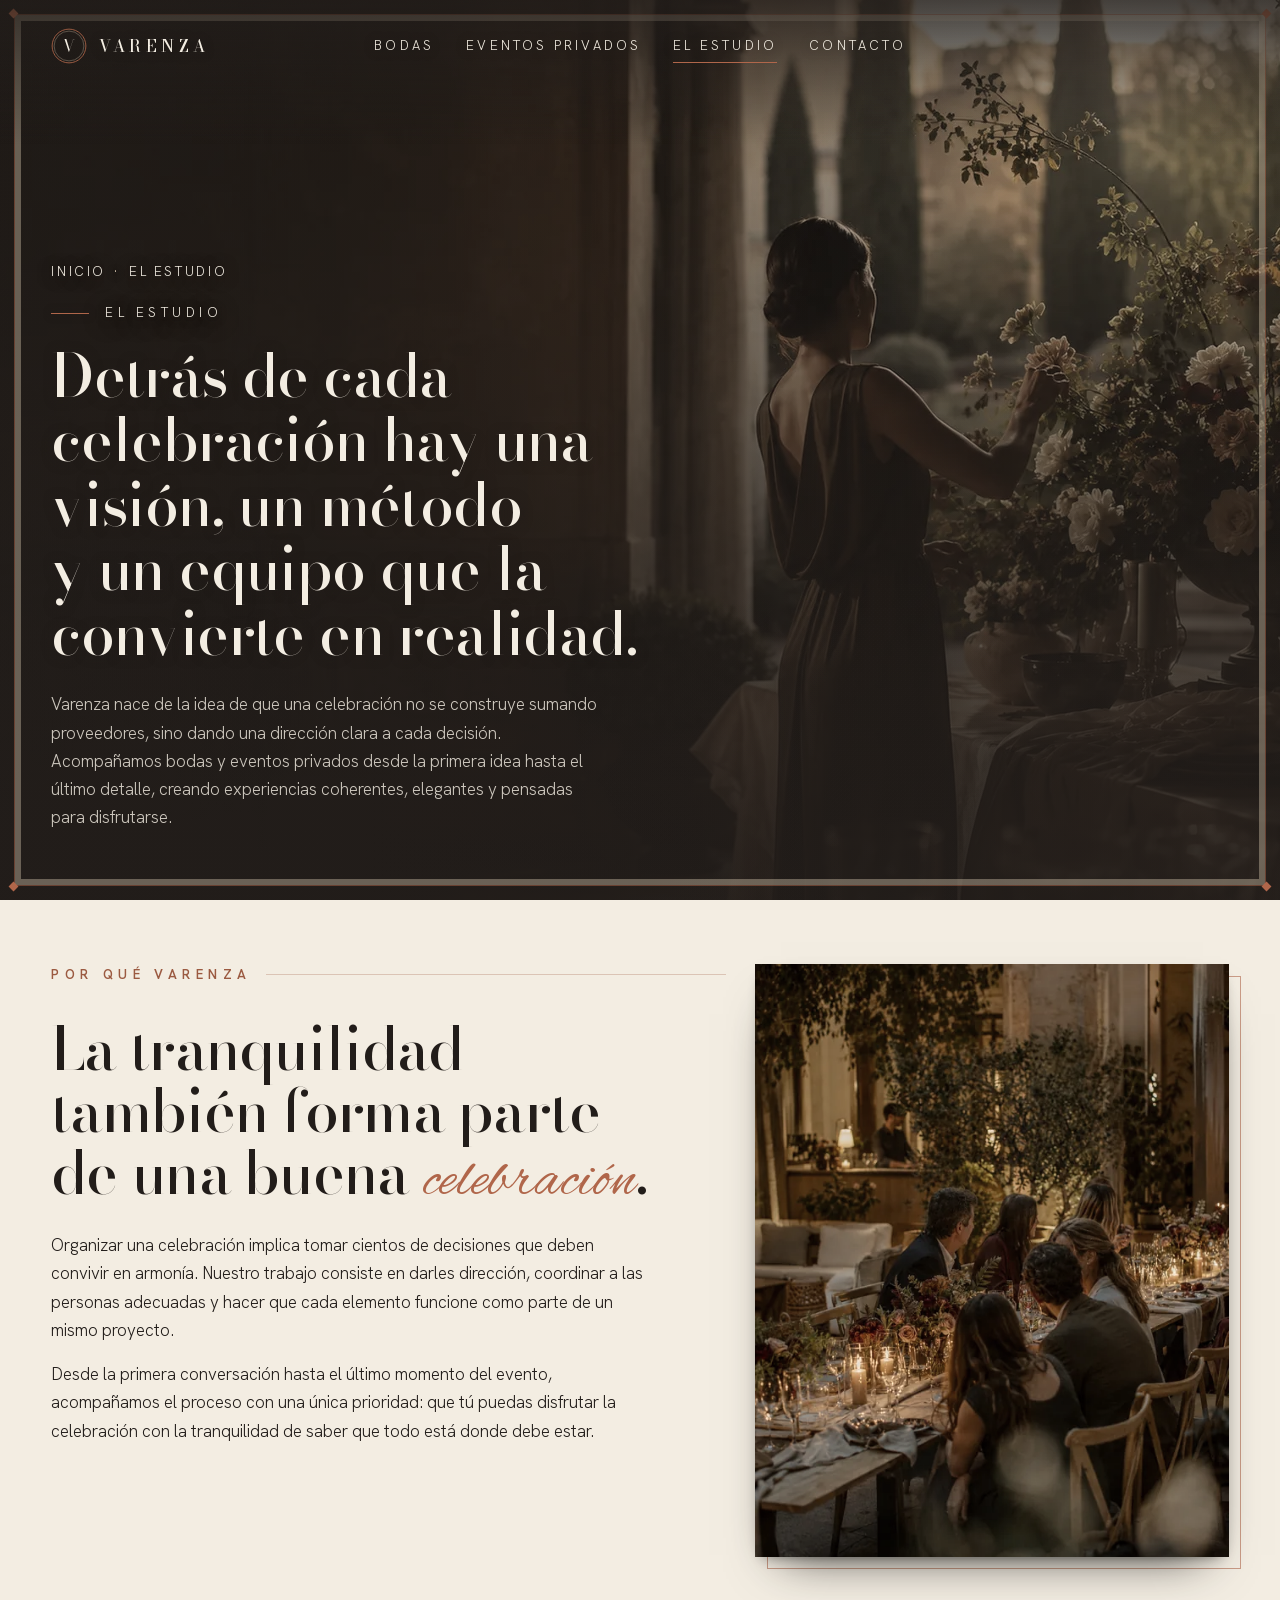
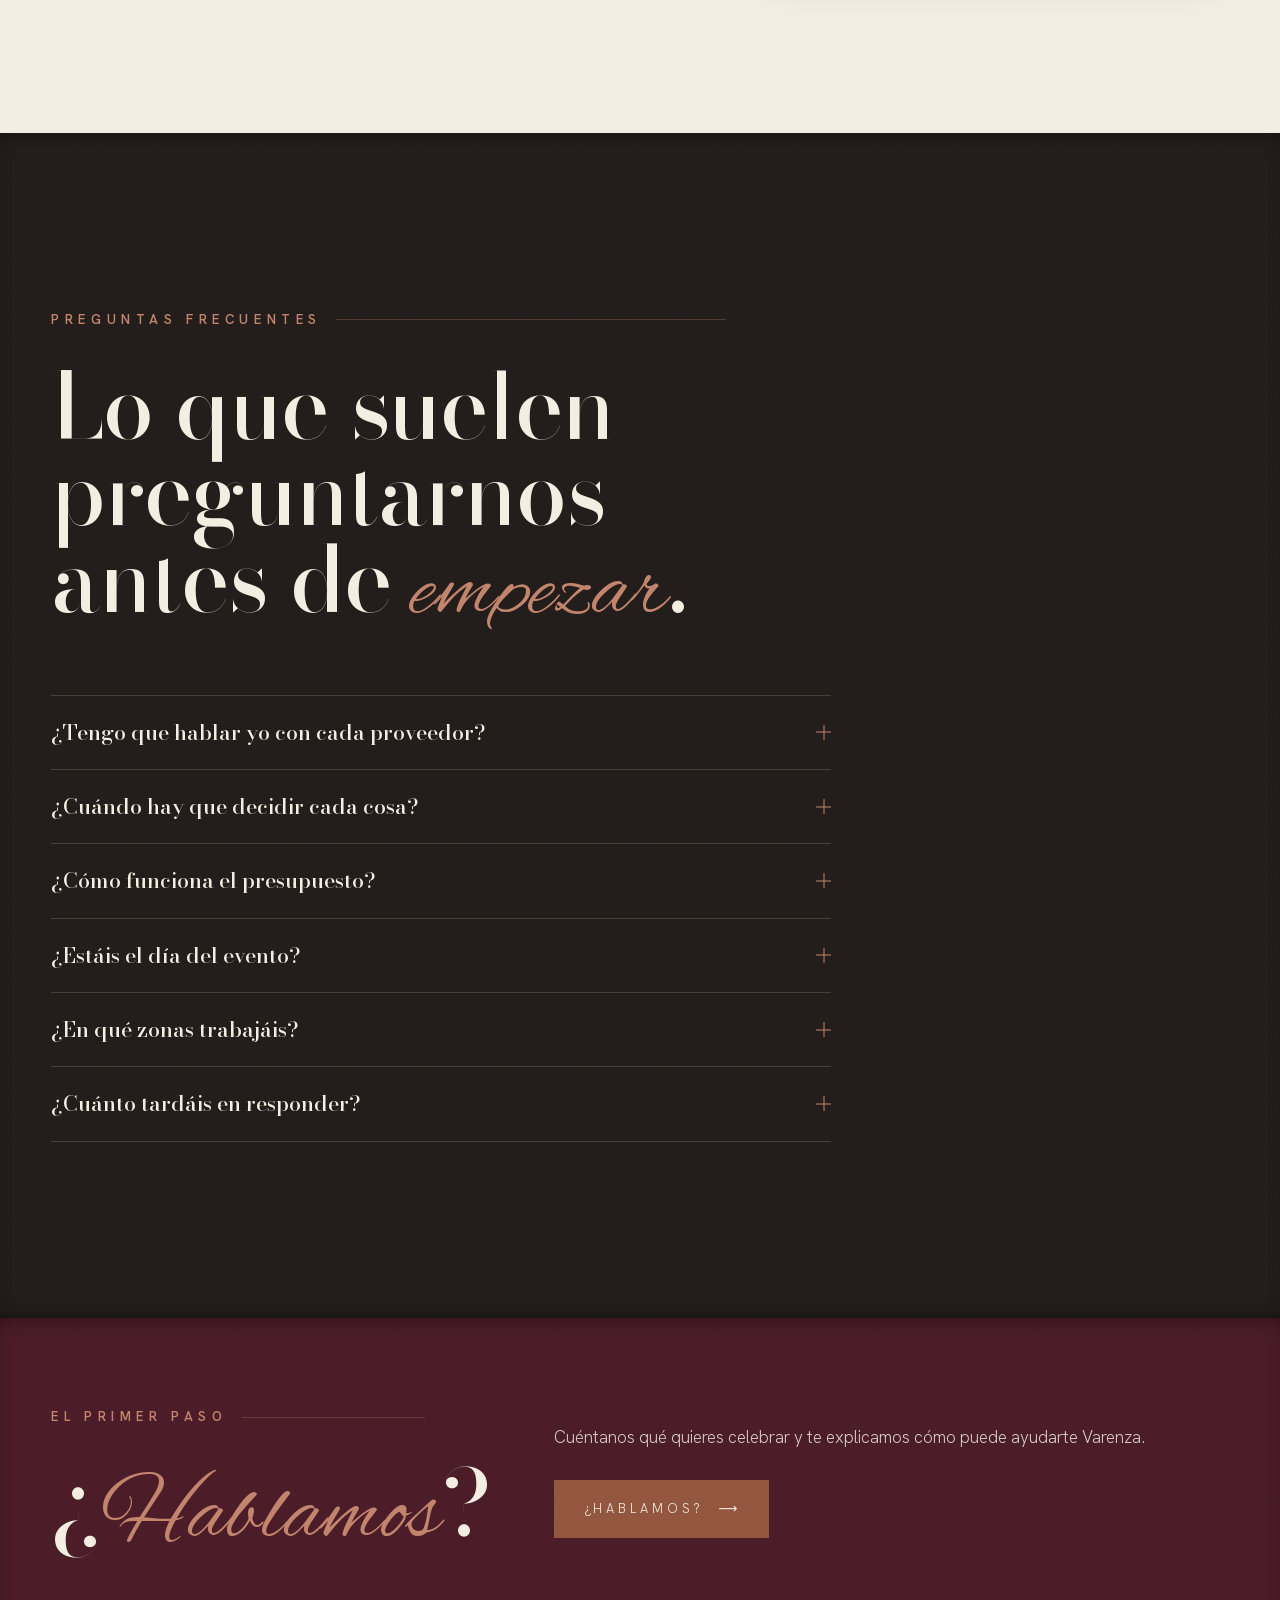
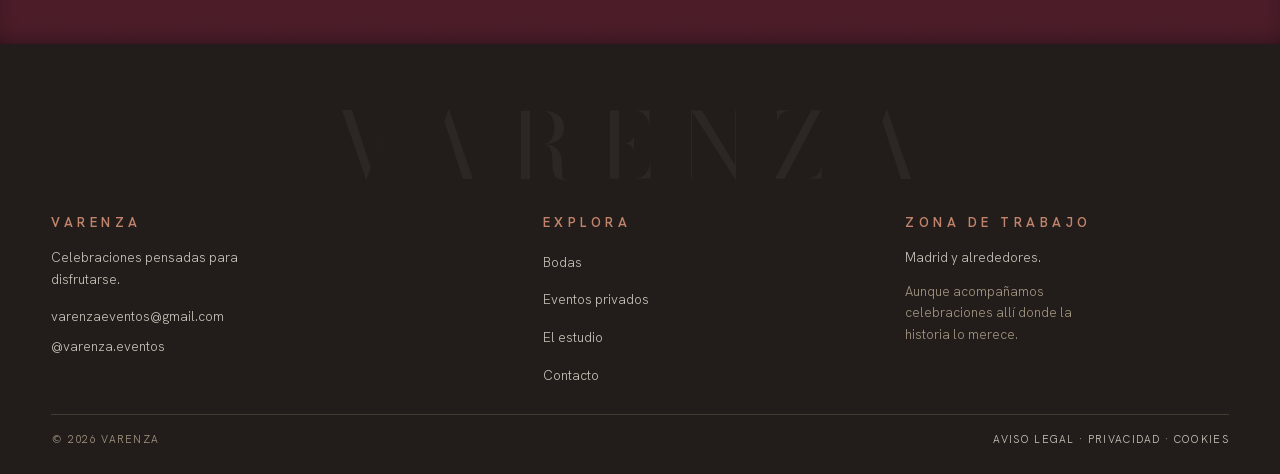
<file: estudio.html>
<!DOCTYPE html>
<html lang="es">
<head>
<meta charset="UTF-8">
<meta name="robots" content="noindex, follow">
<link rel="canonical" href="https://varenzaeventos.es/el-estudio.html">
<meta http-equiv="refresh" content="0; url=el-estudio.html">
<title>Redirigiendo…</title>
</head>
<body>
<p>Esta página se ha movido a <a href="el-estudio.html">el-estudio.html</a>.</p>
<script>location.replace('el-estudio.html');</script>
</body>
</html>
</file>
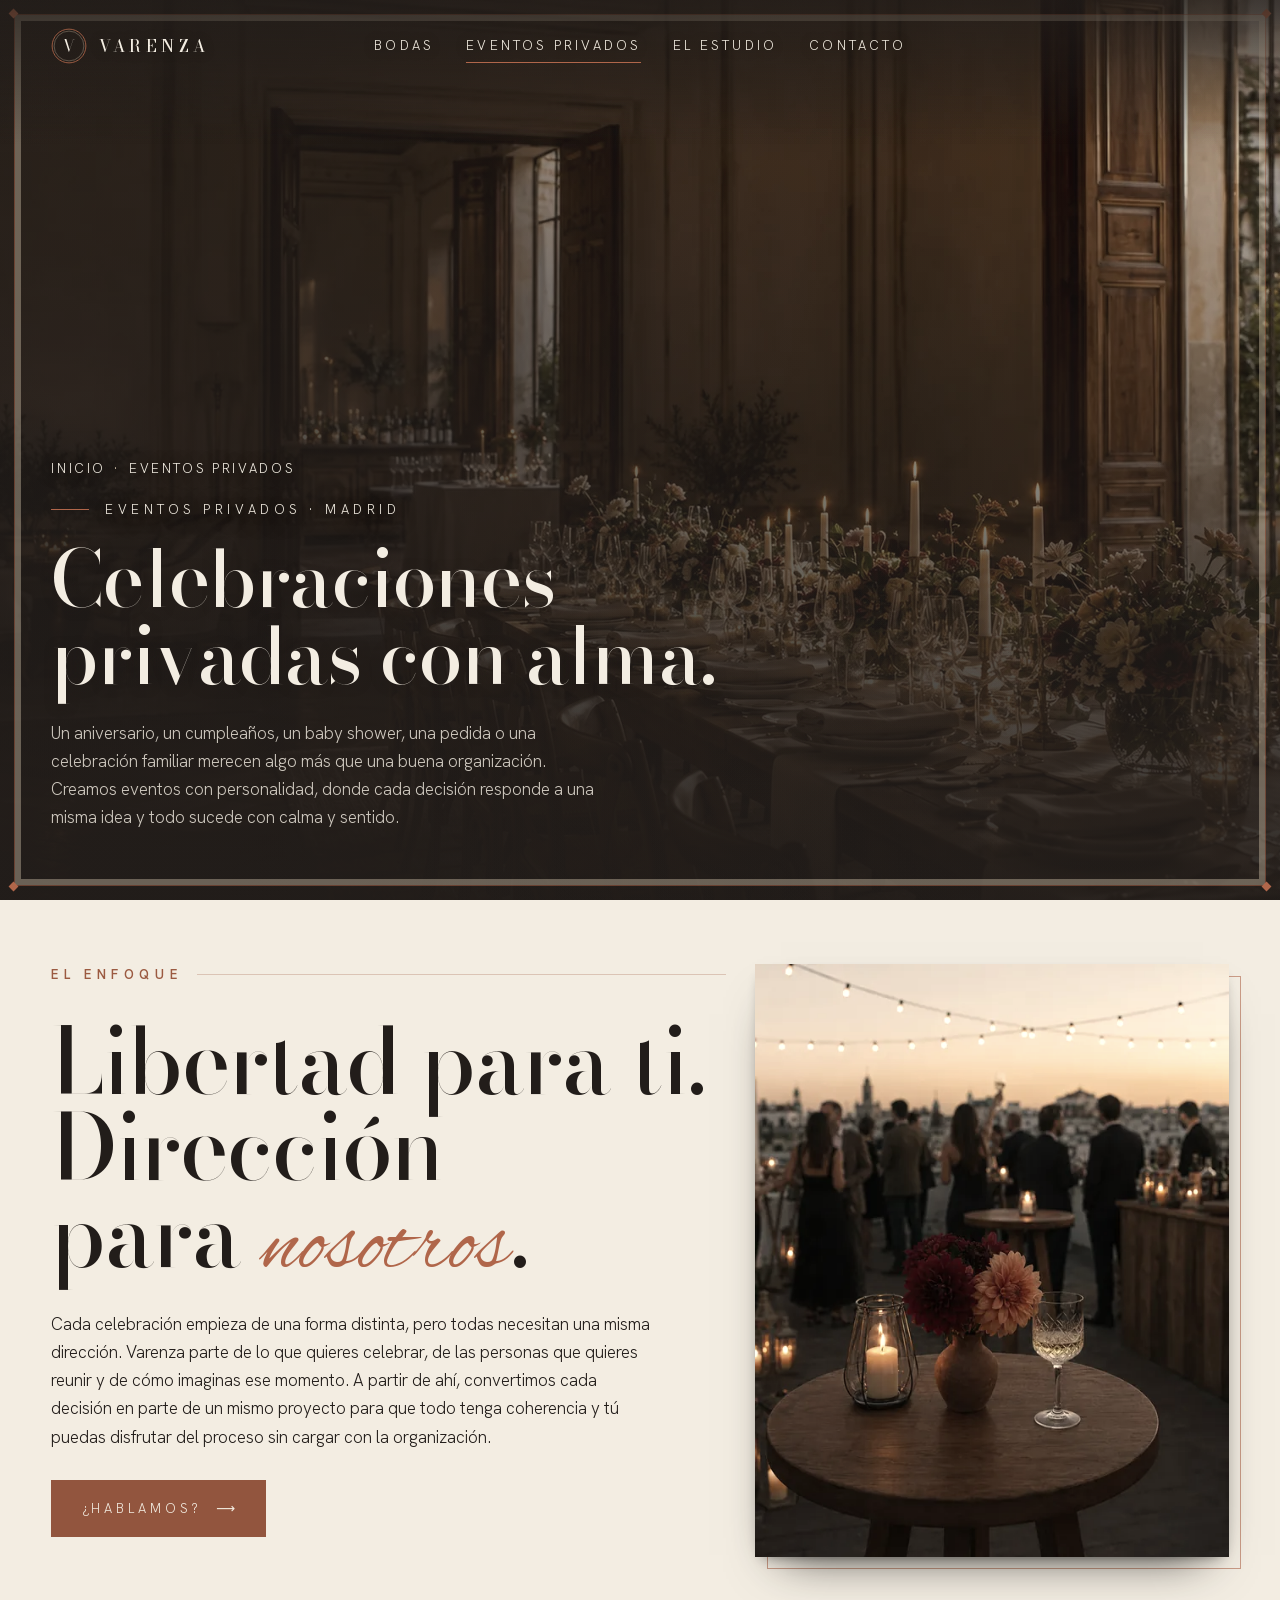
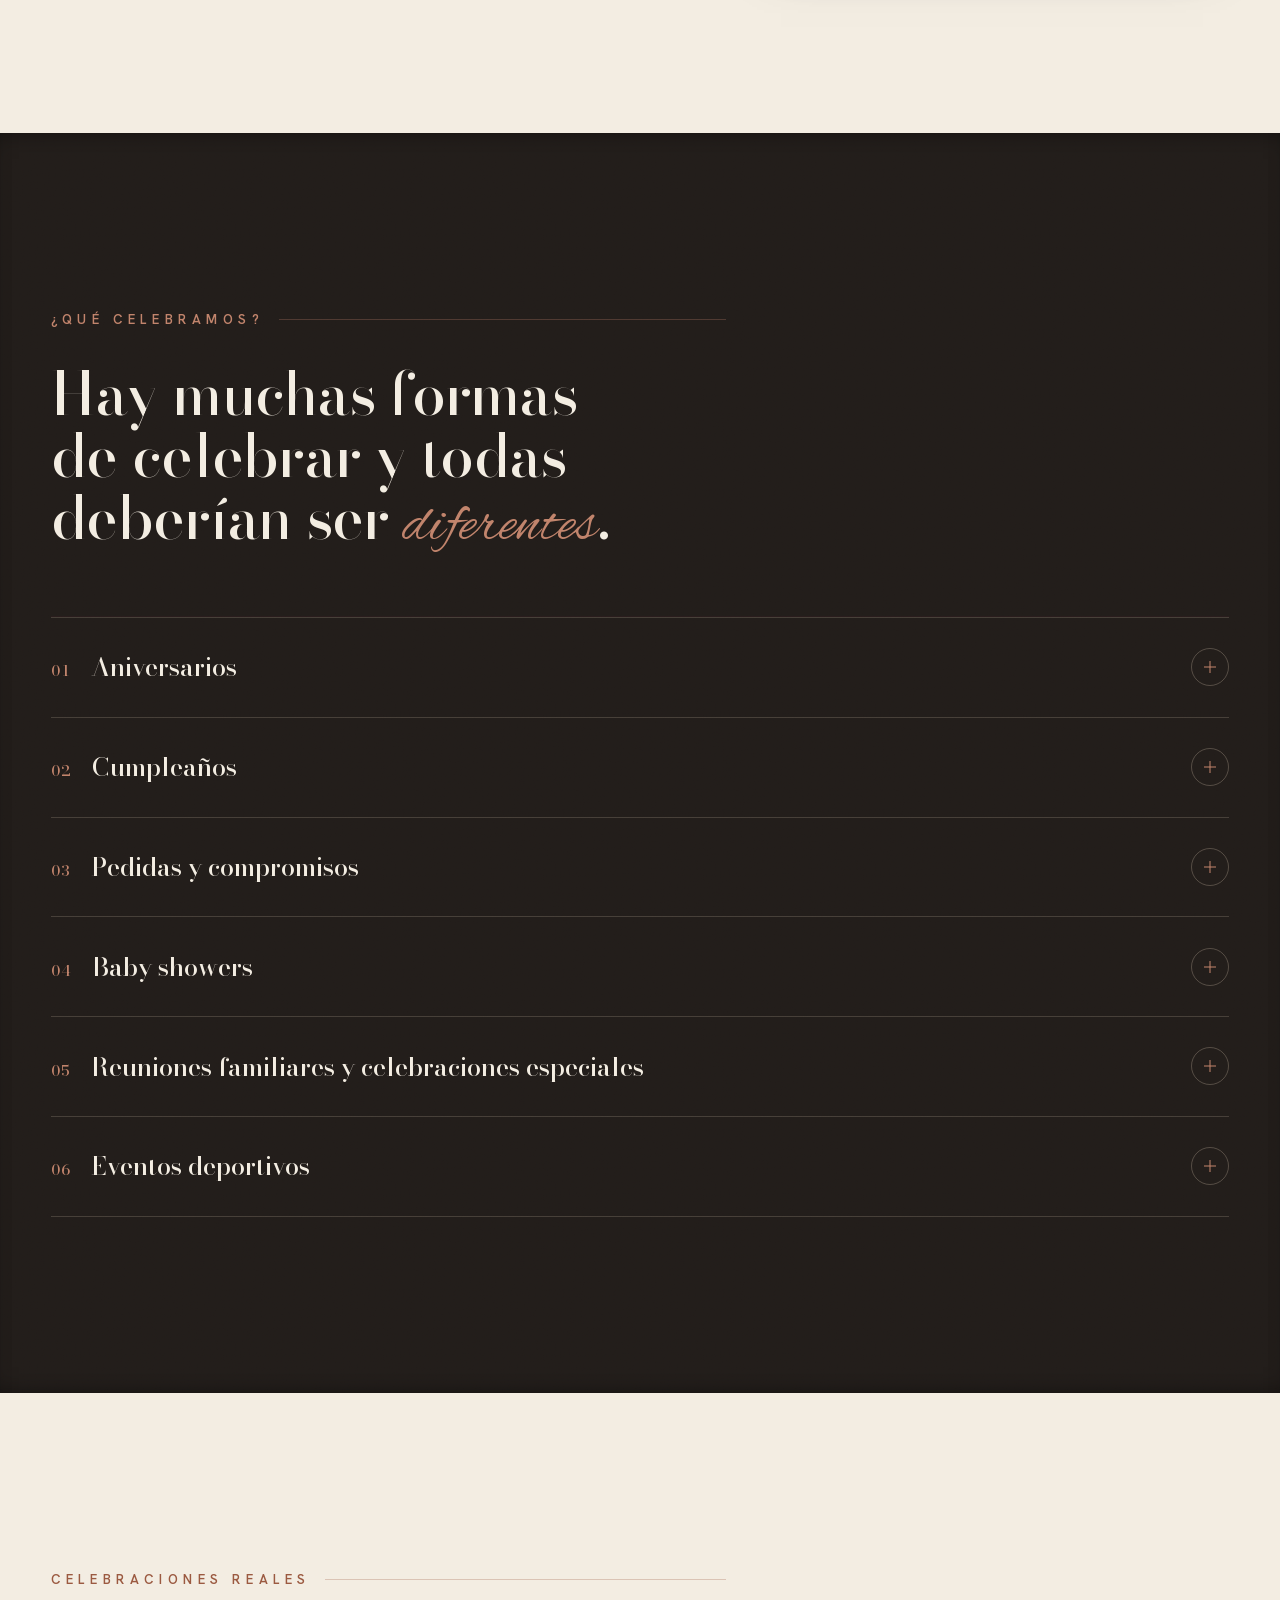
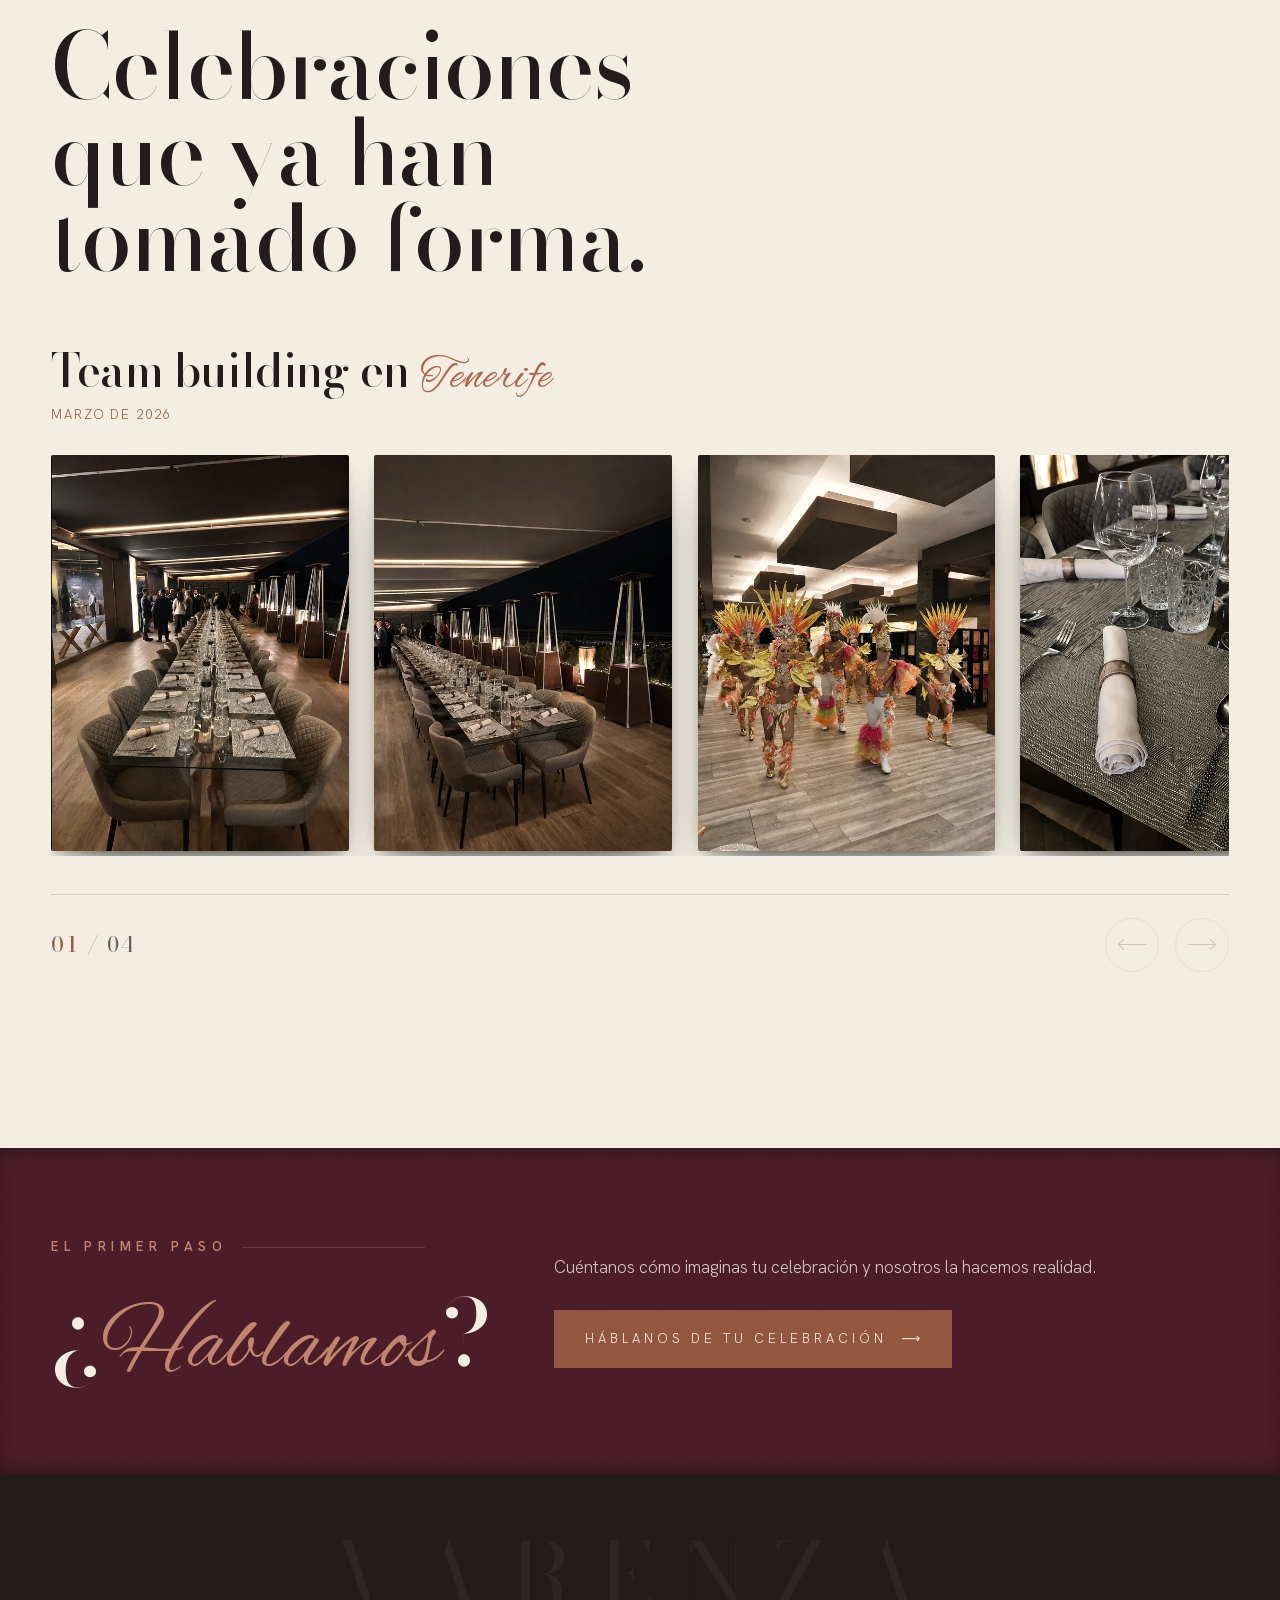
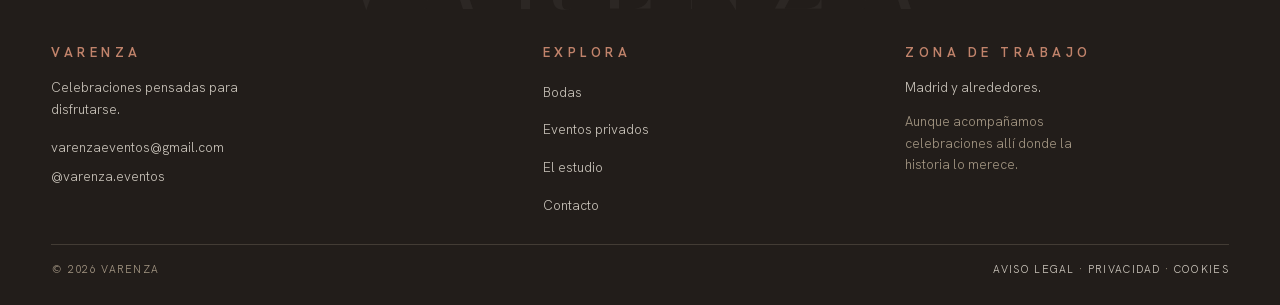
<file: eventos-privados-madrid.html>
<!DOCTYPE html>
<html lang="es" class="no-js">
<head>
<meta charset="UTF-8">
<meta name="viewport" content="width=device-width, initial-scale=1">
<title>Organización de eventos privados en Madrid | Varenza</title>
<meta name="description" content="Dirección y producción de celebraciones privadas en Madrid: la idea, el espacio, el ambiente, los proveedores y la coordinación del día, bajo una única dirección.">
<link rel="canonical" href="https://varenzaeventos.es/eventos-privados-madrid.html">
<meta name="theme-color" content="#4A1C28">
<meta property="og:type" content="website">
<meta property="og:locale" content="es_ES">
<meta property="og:site_name" content="Varenza">
<meta property="og:url" content="https://varenzaeventos.es/eventos-privados-madrid.html">
<meta property="og:title" content="Organización de eventos privados en Madrid | Varenza">
<meta property="og:description" content="Dirección y producción de celebraciones privadas en Madrid: la idea, el espacio, el ambiente, los proveedores y la coordinación del día, bajo una única dirección.">
<meta property="og:image" content="https://varenzaeventos.es/og-image.jpg">
<meta property="og:image:width" content="1200">
<meta property="og:image:height" content="630">
<meta property="og:image:alt" content="Varenza — dirección y producción de bodas y eventos privados en Madrid">
<meta name="twitter:card" content="summary_large_image">
<meta name="twitter:title" content="Organización de eventos privados en Madrid | Varenza">
<meta name="twitter:description" content="Dirección y producción de celebraciones privadas en Madrid: la idea, el espacio, el ambiente, los proveedores y la coordinación del día, bajo una única dirección.">
<meta name="twitter:image" content="https://varenzaeventos.es/og-image.jpg">
<!-- Favicon como archivos reales: Google no usa los data: URI y siempre
     prueba /favicon.ico; el PNG de 96px cumple su regla del múltiplo de 48. -->
<link rel="icon" href="favicon.ico" sizes="48x48">
<link rel="icon" type="image/png" sizes="96x96" href="assets/favicon-96.png">
<link rel="apple-touch-icon" href="assets/apple-touch-icon.png">
<!-- Tipografías alojadas aquí mismo: ni preconnect ni peticiones a Google.
     Se precargan las dos que pintan el primer pantallazo; Alex Brush no, que
     solo aparece en palabras sueltas y puede esperar. -->
<link rel="preload" as="font" type="font/woff2" href="assets/fuentes/bodoni-moda.woff2" crossorigin>
<link rel="preload" as="font" type="font/woff2" href="assets/fuentes/hanken-grotesk.woff2" crossorigin>
<link rel="preload" as="image" type="image/webp" imagesrcset="assets/img/hero-evento-privado-800.webp 800w, assets/img/hero-evento-privado-1200.webp 1200w, assets/img/hero-evento-privado-1600.webp 1600w, assets/img/hero-evento-privado-1672.webp 1672w" imagesizes="100vw" fetchpriority="high">
<link rel="stylesheet" href="assets/fuentes.css">
<link rel="stylesheet" href="assets/varenza.css">
<script type="application/ld+json">
{"@context":"https://schema.org","@type":"Service","name":"Organización de eventos privados","description":"Dirección y producción de celebraciones privadas en Madrid.","url":"https://varenzaeventos.es/eventos-privados-madrid.html","serviceType":"Organización de eventos privados","areaServed":[{"@type":"City","name":"Madrid"},{"@type":"AdministrativeArea","name":"Comunidad de Madrid"}],"provider":{"@type":"ProfessionalService","@id":"https://varenzaeventos.es/#varenza","name":"Varenza","url":"https://varenzaeventos.es/"}}
</script>
<script type="application/ld+json">
{"@context":"https://schema.org","@type":"BreadcrumbList","itemListElement":[{"@type":"ListItem","position":1,"name":"Inicio","item":"https://varenzaeventos.es/"},{"@type":"ListItem","position":2,"name":"Organización de eventos privados","item":"https://varenzaeventos.es/eventos-privados-madrid.html"}]}
</script>
</head>
<body>
<div id="velo" class="grano" aria-hidden="true">
  <div class="caja">
    <svg viewBox="0 0 110 110" aria-hidden="true">
      <circle cx="55" cy="55" r="52"/>
      <circle cx="55" cy="55" r="46" style="animation-delay:.25s"/>
      <text x="55" y="70" text-anchor="middle">V</text>
    </svg>
    <p>Varenza &middot; Eventos &middot; Madrid</p>
  </div>
</div>
<a class="skip" href="#principal">Saltar al contenido</a>
<header class="topbar sin-cta">
  <a class="marca" href="index.html" aria-label="Varenza — inicio">
    <svg viewBox="0 0 64 64" aria-hidden="true"><circle cx="32" cy="32" r="30" fill="none" stroke="#B0664A" stroke-width="1.5"/><circle cx="32" cy="32" r="26.5" fill="none" stroke="#D8C7AF" stroke-width=".6"/><text x="32" y="43" font-family="Bodoni Moda,serif" font-size="29" fill="currentColor" text-anchor="middle">V</text></svg>
    <b>VARENZA</b>
  </a>
  <nav class="nav" id="nav-principal" aria-label="Principal">
    <a href="bodas-madrid.html">Bodas</a>
    <a href="eventos-privados-madrid.html" aria-current="page">Eventos privados</a>
    <a href="el-estudio.html">El estudio</a>
    <a href="contacto.html">Contacto</a>
  </nav>
  <button class="menu-btn" type="button" aria-expanded="false" aria-controls="nav-principal">
    <span class="barras" aria-hidden="true"></span><span class="rot">Menú</span>
  </button>
  <span class="relleno" aria-hidden="true"></span>
</header>
<main id="principal">
  <section class="portada corta media" aria-labelledby="t-h1">
    <div class="esquinas" aria-hidden="true"><i></i><i></i><i></i><i></i></div>
    <div class="fondo">
      <picture>
        <source type="image/webp" sizes="100vw" srcset="assets/img/hero-evento-privado-800.webp 800w,
                  assets/img/hero-evento-privado-1200.webp 1200w,
                  assets/img/hero-evento-privado-1600.webp 1600w,
                  assets/img/hero-evento-privado-1672.webp 1672w">
        <img src="assets/img/hero-evento-privado-1672.jpg" sizes="100vw" srcset="assets/img/hero-evento-privado-800.jpg 800w,
                  assets/img/hero-evento-privado-1200.jpg 1200w,
                  assets/img/hero-evento-privado-1600.jpg 1600w,
                  assets/img/hero-evento-privado-1672.jpg 1672w"
             width="1672" height="941"
             alt="Mesa larga vestida con velas encendidas y flores, en un salón con ventanales y luz cálida" fetchpriority="high" decoding="async">
      </picture>
    </div>
    <div>
      <nav class="migas" aria-label="Ruta">
        <a href="index.html">Inicio</a><span class="sep" aria-hidden="true">·</span>Eventos privados
      </nav>
      <p class="kicker">Eventos privados &middot; Madrid</p>
      <h1 id="t-h1">Celebraciones privadas con alma.</h1>
      <div class="prosa mt-4" style="max-width:58ch"><p style="color:var(--on-dark-2)">Un aniversario, un cumplea&ntilde;os, un baby shower, una pedida o una celebraci&oacute;n familiar merecen algo m&aacute;s que una buena organizaci&oacute;n. Creamos eventos con personalidad, donde cada decisi&oacute;n responde a una misma idea y todo sucede con calma y sentido.</p></div>
    </div>
  </section>

  <section class="seccion" aria-labelledby="t-enf">
    <div class="env"><div class="rej">
      <div class="c-izq">
        <p class="folio rv">El enfoque</p>
        <h2 class="display-s rv" id="t-enf"><span class="frase">Libertad para ti.</span> <span class="frase">Direcci&oacute;n para <span class="script">nosotros</span>.</span></h2>
        <div class="prosa rv mt-4"><p>Cada celebración empieza de una forma distinta, pero todas necesitan una misma dirección. Varenza parte de lo que quieres celebrar, de las personas que quieres reunir y de cómo imaginas ese momento. A partir de ahí, convertimos cada decisión en parte de un mismo proyecto para que todo tenga coherencia y tú puedas disfrutar del proceso sin cargar con la organización.</p></div>
        <div class="acciones"><a class="boton solido" href="contacto.html" data-ev="cta-eventos">¿Hablamos? <span aria-hidden="true">&#10230;</span></a></div>
      </div>
      <div class="c-der rv">
        <figure class="lamina-marco">
          <picture>
            <source type="image/webp" sizes="(max-width:900px) 92vw, 42vw" srcset="assets/img/foto-eventos-560.webp 560w, assets/img/foto-eventos-840.webp 840w, assets/img/foto-eventos-1122.webp 1122w">
            <img loading="lazy" decoding="async" width="1122" height="1402" alt="Celebración al atardecer en una azotea con guirnaldas de luces: en primer plano, una mesa alta con una vela, flores y una copa; detrás, invitados de pie brindando desenfocados"
                 sizes="(max-width:900px) 92vw, 42vw"
                 src="assets/img/foto-eventos-1122.jpg" srcset="assets/img/foto-eventos-560.jpg 560w, assets/img/foto-eventos-840.jpg 840w, assets/img/foto-eventos-1122.jpg 1122w">
          </picture>
        </figure>
      </div>
    </div></div>
  </section>

  <section class="seccion oscuro grano" aria-labelledby="t-areas">
    <div class="env">
      <div class="rej"><div class="c-izq">
        <p class="folio rv">&iquest;Qu&eacute; celebramos?</p>
        <h2 class="display-s rv largo" id="t-areas">Hay muchas formas de celebrar y todas deber&iacute;an ser <span class="script">diferentes</span>.</h2>
      </div></div>
      <div class="mt-seccion"><ul class="faq indice rv">
        <li><details>
          <summary><h3>Aniversarios</h3><span class="signo" aria-hidden="true"></span></summary>
          <p>Celebraciones pensadas para volver a reunir a quienes más importan.</p>
        </details></li>
        <li><details>
          <summary><h3>Cumpleaños</h3><span class="signo" aria-hidden="true"></span></summary>
          <p>Desde reuniones íntimas hasta grandes fiestas con una propuesta completamente personalizada.</p>
        </details></li>
        <li><details>
          <summary><h3>Pedidas y compromisos</h3><span class="signo" aria-hidden="true"></span></summary>
          <p>Momentos irrepetibles diseñados con discreción, emoción y atención al detalle.</p>
        </details></li>
        <li><details>
          <summary><h3>Baby showers</h3><span class="signo" aria-hidden="true"></span></summary>
          <p>Celebraciones delicadas, personales y pensadas para recordar el comienzo de una nueva historia.</p>
        </details></li>
        <li><details>
          <summary><h3>Reuniones familiares y celebraciones especiales</h3><span class="signo" aria-hidden="true"></span></summary>
          <p>Porque algunos momentos no necesitan una excusa, solo la forma adecuada de vivirlos.</p>
        </details></li>
        <li><details>
          <summary><h3>Eventos deportivos</h3><span class="signo" aria-hidden="true"></span></summary>
          <p>Jornadas y encuentros deportivos para clubes, empresas y entidades, con una organización clara para participantes y equipos.</p>
        </details></li>
      </ul></div>
    </div>
  </section>

  <section class="seccion" aria-labelledby="t-casos">
    <div class="env">
      <div class="rej"><div class="c-izq">
        <p class="folio rv">Celebraciones reales</p>
        <h2 class="display-s rv" id="t-casos">Celebraciones que ya han tomado forma.</h2>
      </div></div>
      <div class="mt-seccion">
      <article class="caso-diapo">
        <h3 class="caso-titulo rv">Team building en <span class="script">Tenerife</span></h3>
        <p class="caso-meta rv">Marzo de 2026</p>
      <div class="galeria-caso rv" tabindex="0" aria-roledescription="carrusel" aria-label="Fotograf&iacute;as de la celebraci&oacute;n">
        <figure class="lamina-caso" style="--ar:0.7512">
          <button class="ampliar" type="button" data-full="assets/img/tenerife-mesa-1087.jpg" aria-label="Ampliar imagen">
          <picture>
            <source type="image/webp" sizes="(max-width:700px) 60vw, 340px" srcset="assets/img/tenerife-mesa-560.webp 560w, assets/img/tenerife-mesa-840.webp 840w, assets/img/tenerife-mesa-1087.webp 1087w">
            <img loading="lazy" decoding="async" width="1087" height="1447"
                 alt="Larga mesa vestida para una cena de empresa en una terraza cubierta con vistas, con los invitados charlando de fondo al anochecer" sizes="(max-width:700px) 60vw, 340px"
                 src="assets/img/tenerife-mesa-1087.jpg" srcset="assets/img/tenerife-mesa-560.jpg 560w, assets/img/tenerife-mesa-840.jpg 840w, assets/img/tenerife-mesa-1087.jpg 1087w">
          </picture>
          </button>
        </figure>
        <figure class="lamina-caso" style="--ar:0.7512">
          <button class="ampliar" type="button" data-full="assets/img/tenerife-terraza-1087.jpg" aria-label="Ampliar imagen">
          <picture>
            <source type="image/webp" sizes="(max-width:700px) 60vw, 340px" srcset="assets/img/tenerife-terraza-560.webp 560w, assets/img/tenerife-terraza-840.webp 840w, assets/img/tenerife-terraza-1087.webp 1087w">
            <img loading="lazy" decoding="async" width="1087" height="1447"
                 alt="La misma cena vista desde la terraza abierta de noche, con estufas de exterior encendidas y las luces de la ciudad al fondo" sizes="(max-width:700px) 60vw, 340px"
                 src="assets/img/tenerife-terraza-1087.jpg" srcset="assets/img/tenerife-terraza-560.jpg 560w, assets/img/tenerife-terraza-840.jpg 840w, assets/img/tenerife-terraza-1087.jpg 1087w">
          </picture>
          </button>
        </figure>
        <figure class="lamina-caso" style="--ar:0.75">
          <button class="ampliar" type="button" data-full="assets/img/tenerife-show-1086.jpg" aria-label="Ampliar imagen">
          <picture>
            <source type="image/webp" sizes="(max-width:700px) 60vw, 340px" srcset="assets/img/tenerife-show-560.webp 560w, assets/img/tenerife-show-840.webp 840w, assets/img/tenerife-show-1086.webp 1086w">
            <img loading="lazy" decoding="async" width="1086" height="1448"
                 alt="Un grupo de bailarines con trajes de plumas y lentejuelas actúa para los invitados en el interior del local" sizes="(max-width:700px) 60vw, 340px"
                 src="assets/img/tenerife-show-1086.jpg" srcset="assets/img/tenerife-show-560.jpg 560w, assets/img/tenerife-show-840.jpg 840w, assets/img/tenerife-show-1086.jpg 1086w">
          </picture>
          </button>
        </figure>
        <figure class="lamina-caso" style="--ar:0.7483">
          <button class="ampliar" type="button" data-full="assets/img/tenerife-detalle-1085.jpg" aria-label="Ampliar imagen">
          <picture>
            <source type="image/webp" sizes="(max-width:700px) 60vw, 340px" srcset="assets/img/tenerife-detalle-560.webp 560w, assets/img/tenerife-detalle-840.webp 840w, assets/img/tenerife-detalle-1085.webp 1085w">
            <img loading="lazy" decoding="async" width="1085" height="1450"
                 alt="Detalle de un cubierto de la mesa: servilleta enrollada con anilla de madera, cristalería tallada y mantel individual tejido" sizes="(max-width:700px) 60vw, 340px"
                 src="assets/img/tenerife-detalle-1085.jpg" srcset="assets/img/tenerife-detalle-560.jpg 560w, assets/img/tenerife-detalle-840.jpg 840w, assets/img/tenerife-detalle-1085.jpg 1085w">
          </picture>
          </button>
        </figure>
      </div>
      <div class="casos-nav">
        <p class="casos-cuenta" aria-hidden="true"><b>01</b> / 04</p>
        <div class="casos-botones">
          <button class="c-prev" type="button" aria-label="Foto anterior"><svg class="fl" viewBox="0 0 34 13" fill="none" aria-hidden="true"><path d="M1 6.5h31.5M26.5 1l6 5.5-6 5.5" stroke="currentColor" stroke-width="1.4" stroke-linecap="round" stroke-linejoin="round"/></svg></button>
          <button class="c-next" type="button" aria-label="Foto siguiente"><svg class="fl" viewBox="0 0 34 13" fill="none" aria-hidden="true"><path d="M1 6.5h31.5M26.5 1l6 5.5-6 5.5" stroke="currentColor" stroke-width="1.4" stroke-linecap="round" stroke-linejoin="round"/></svg></button>
        </div>
      </div>
      </article>
      </div>
    </div>
  </section>

  <section class="seccion compacta burdeos grano" aria-labelledby="t-cta">
    <div class="env"><div class="rej" style="align-items:center">
      <div class="c-titulo">
        <p class="folio rv">El primer paso</p>
        <h2 class="display-s rv" id="t-cta">&iquest;<span class="script">Hablamos</span>?</h2>
      </div>
      <div class="c-cuerpo rv">
        <div class="prosa"><p>Cuéntanos cómo imaginas tu celebración y nosotros la hacemos realidad.</p></div>
        <div class="acciones"><a class="boton solido" href="contacto.html" data-ev="cta-final">Háblanos de tu celebración <span aria-hidden="true">&#10230;</span></a></div>
      </div>
    </div></div>
  </section>
</main>
<footer class="pie-web">
  <p class="filigrana" aria-hidden="true">VARENZA</p>
  <div class="env">
    <div class="cols">
      <div>
        <h2>Varenza</h2>
        <p class="mt-3" style="color:var(--on-dark-2);max-width:32ch">Celebraciones pensadas para disfrutarse.</p>
        <p class="mt-3"><a href="mailto:varenzaeventos@gmail.com" data-ev="email" data-cfg="email">varenzaeventos@gmail.com</a></p>
        <p class="mt-1"><a href="https://instagram.com/varenza.eventos" target="_blank" rel="noopener noreferrer" data-ev="instagram" data-cfg="instagram">@varenza.eventos</a></p>
      </div>
      <div>
        <h2>Explora</h2>
        <ul>
          <li><a href="bodas-madrid.html">Bodas</a></li>
          <li><a href="eventos-privados-madrid.html">Eventos privados</a></li>
          <li><a href="el-estudio.html">El estudio</a></li>
          <li><a href="contacto.html">Contacto</a></li>
        </ul>
      </div>
      <div>
        <h2>Zona de trabajo</h2>
        <p class="mt-3" style="color:var(--on-dark-2);max-width:30ch">Madrid y alrededores.</p>
        <p class="mt-2" style="color:var(--on-dark-3);max-width:30ch">Aunque acompañamos celebraciones allí donde la historia lo merece.</p>
      </div>
    </div>
    <div class="fin">
      <span>© <span id="anio">2026</span> Varenza</span>
      <span><a href="aviso-legal.html">Aviso legal</a> · <a href="privacidad.html">Privacidad</a> · <a href="cookies.html">Cookies</a></span>
    </div>
  </div>
</footer>

<script src="assets/varenza.js" defer></script>
</body>
</html>
</file>
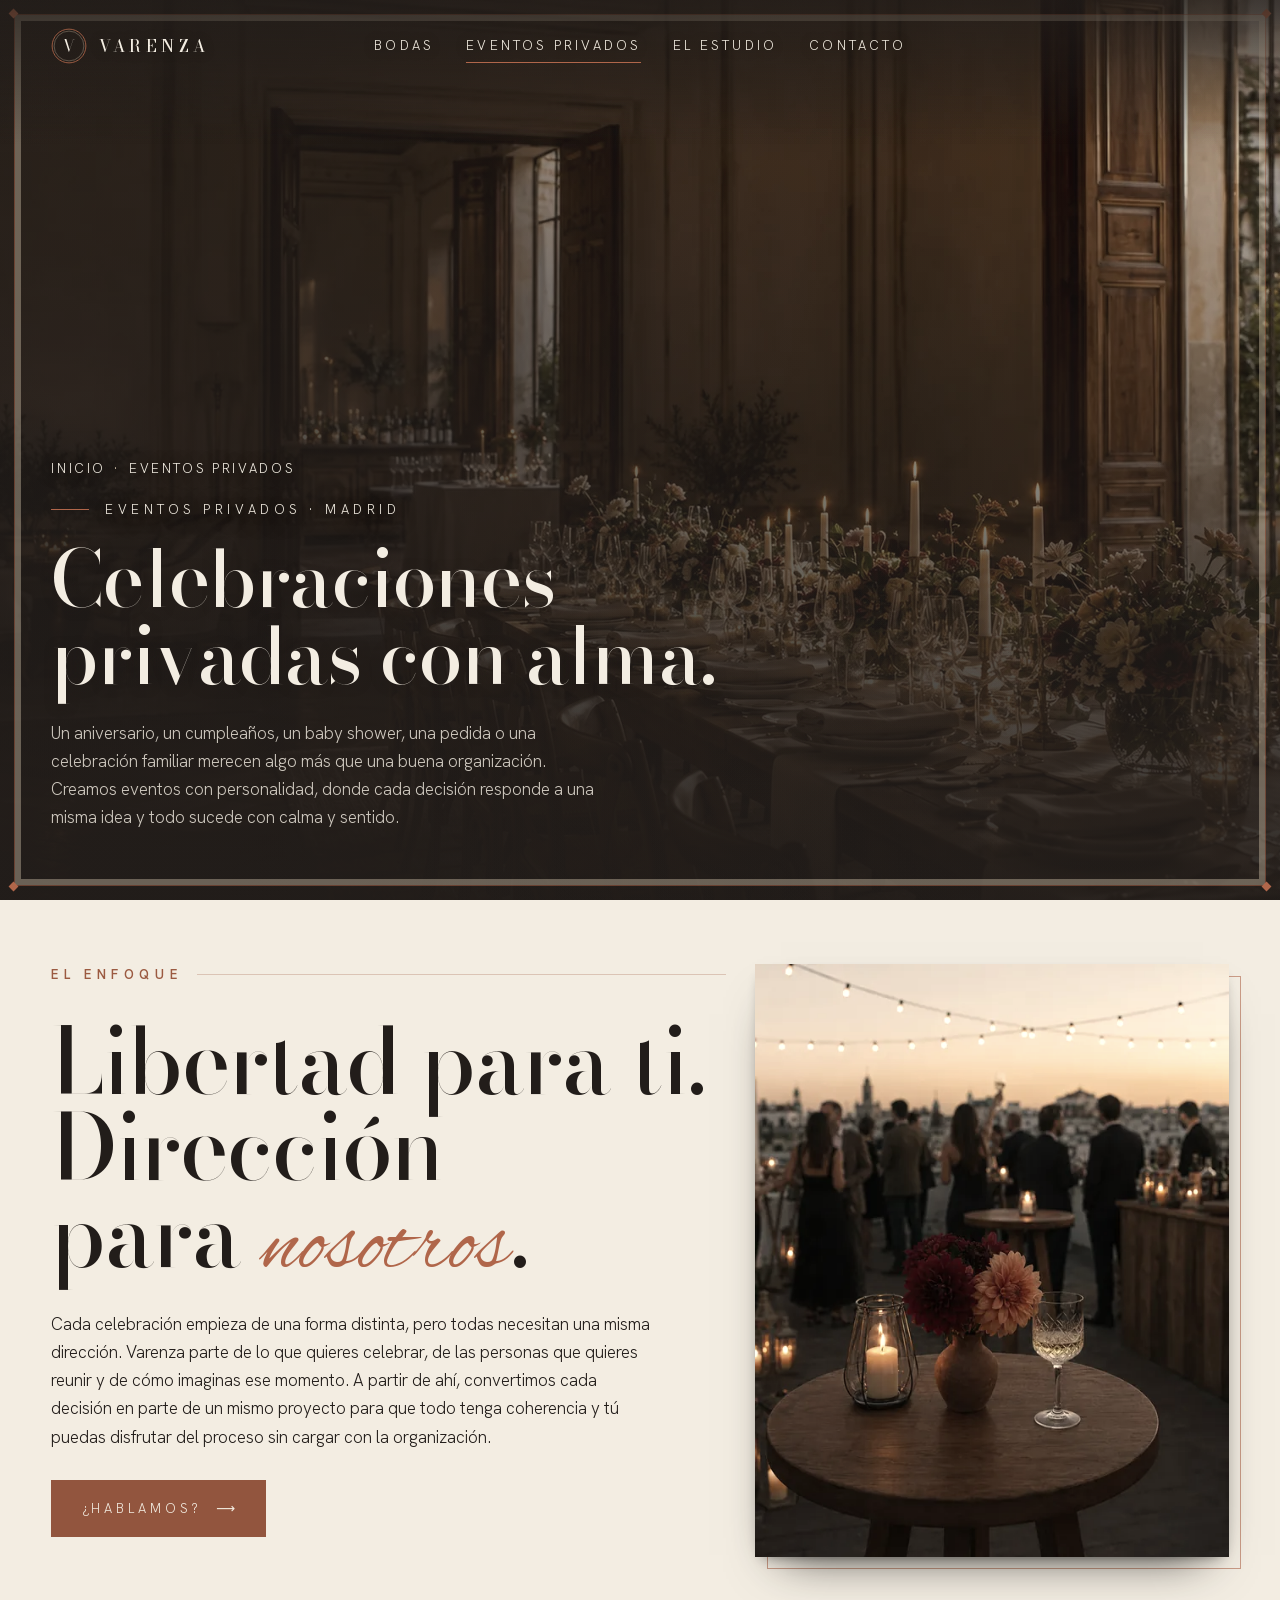
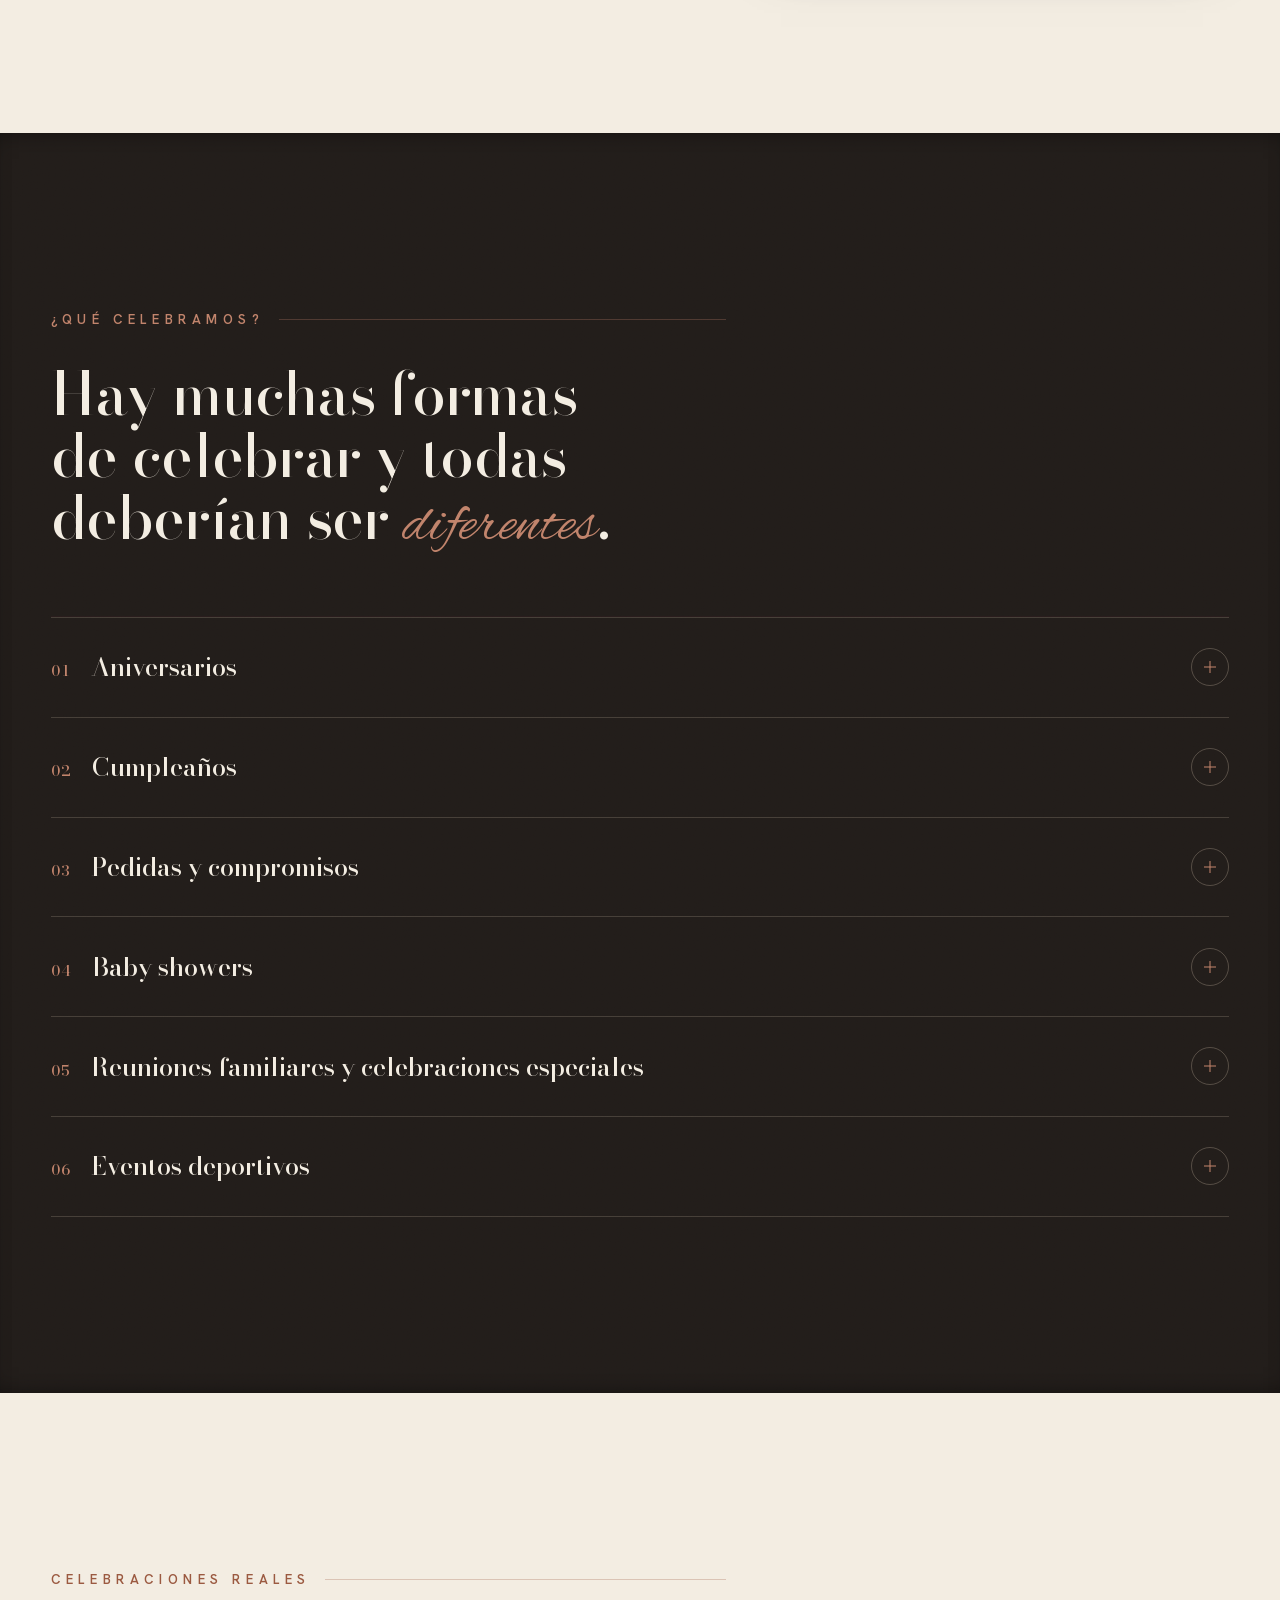
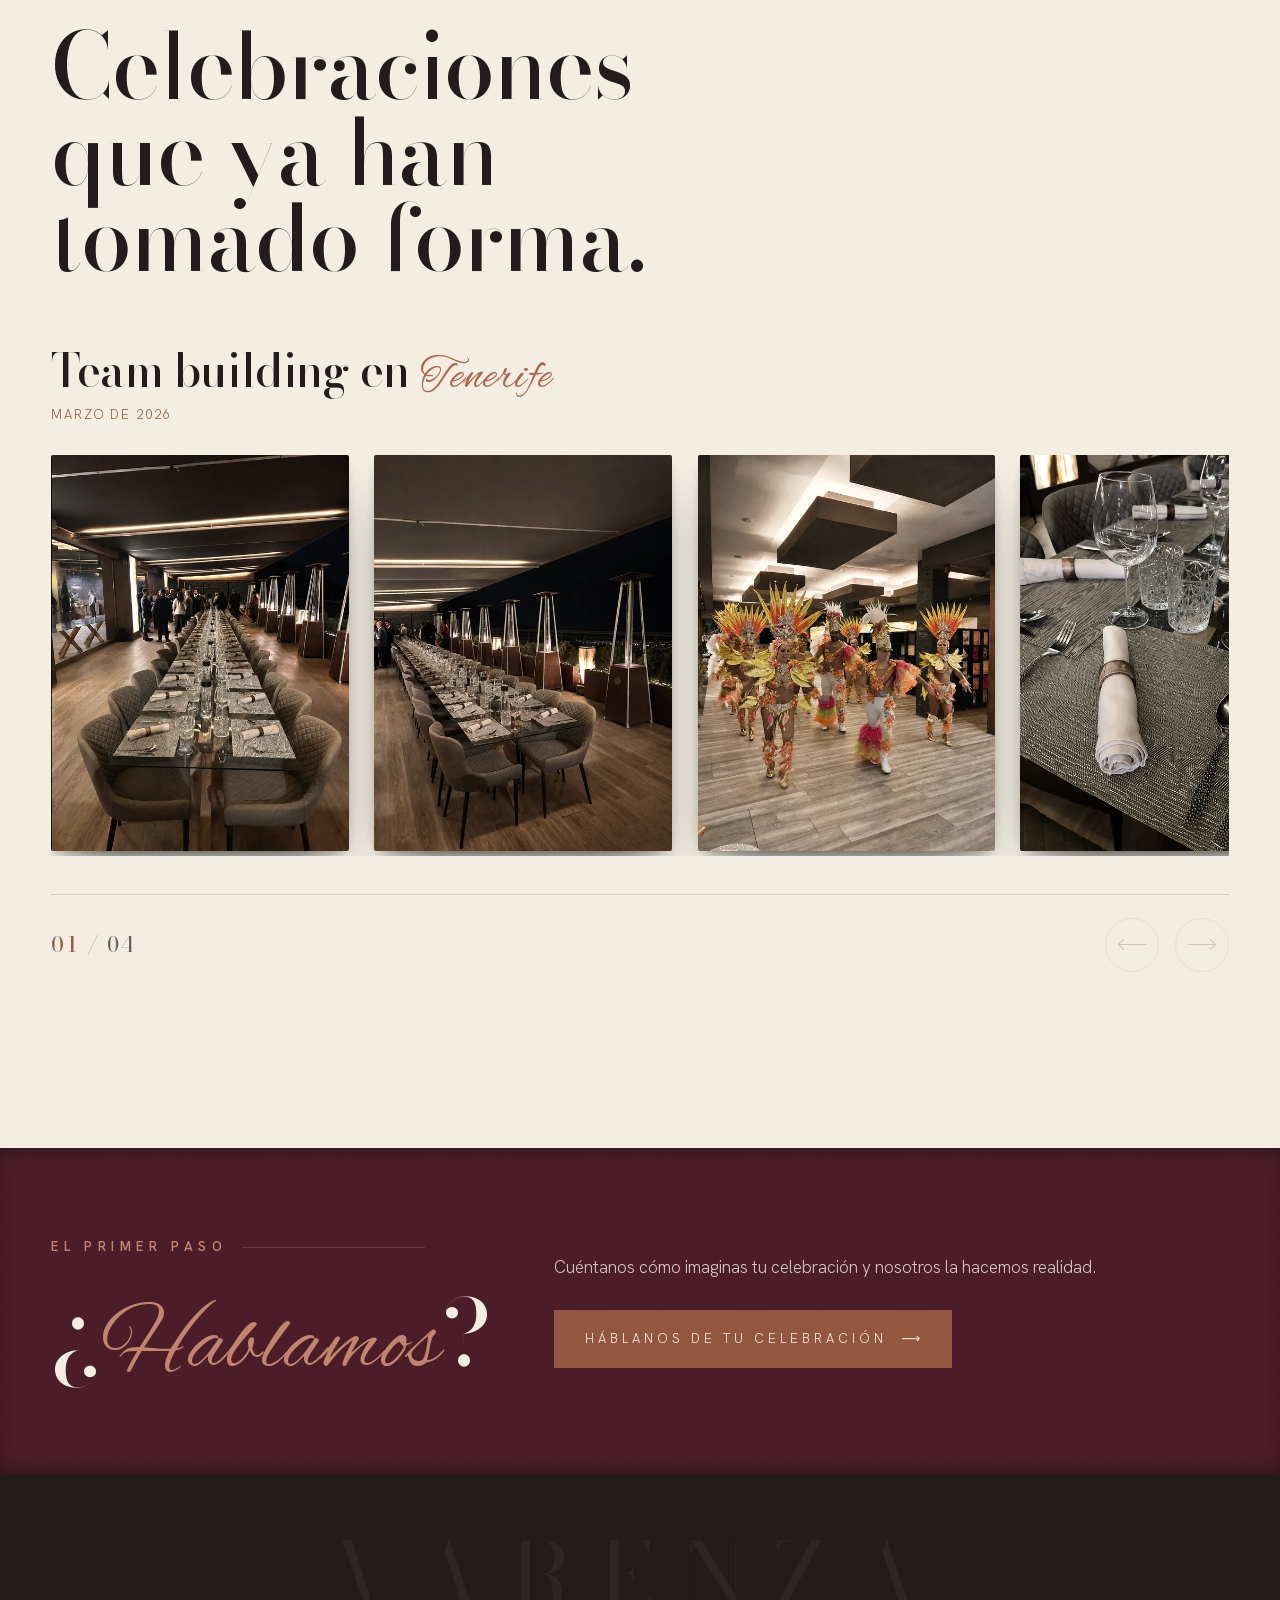
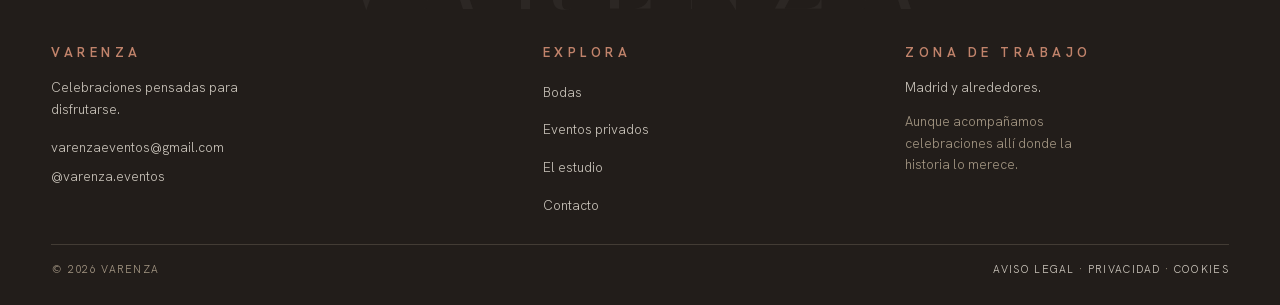
<file: eventos-sociales.html>
<!DOCTYPE html>
<html lang="es">
<head>
<meta charset="UTF-8">
<meta name="robots" content="noindex, follow">
<link rel="canonical" href="https://varenzaeventos.es/eventos-privados-madrid.html">
<meta http-equiv="refresh" content="0; url=eventos-privados-madrid.html">
<title>Redirigiendo…</title>
</head>
<body>
<p>Esta página se ha movido a <a href="eventos-privados-madrid.html">eventos-privados-madrid.html</a>.</p>
<script>location.replace('eventos-privados-madrid.html');</script>
</body>
</html>
</file>
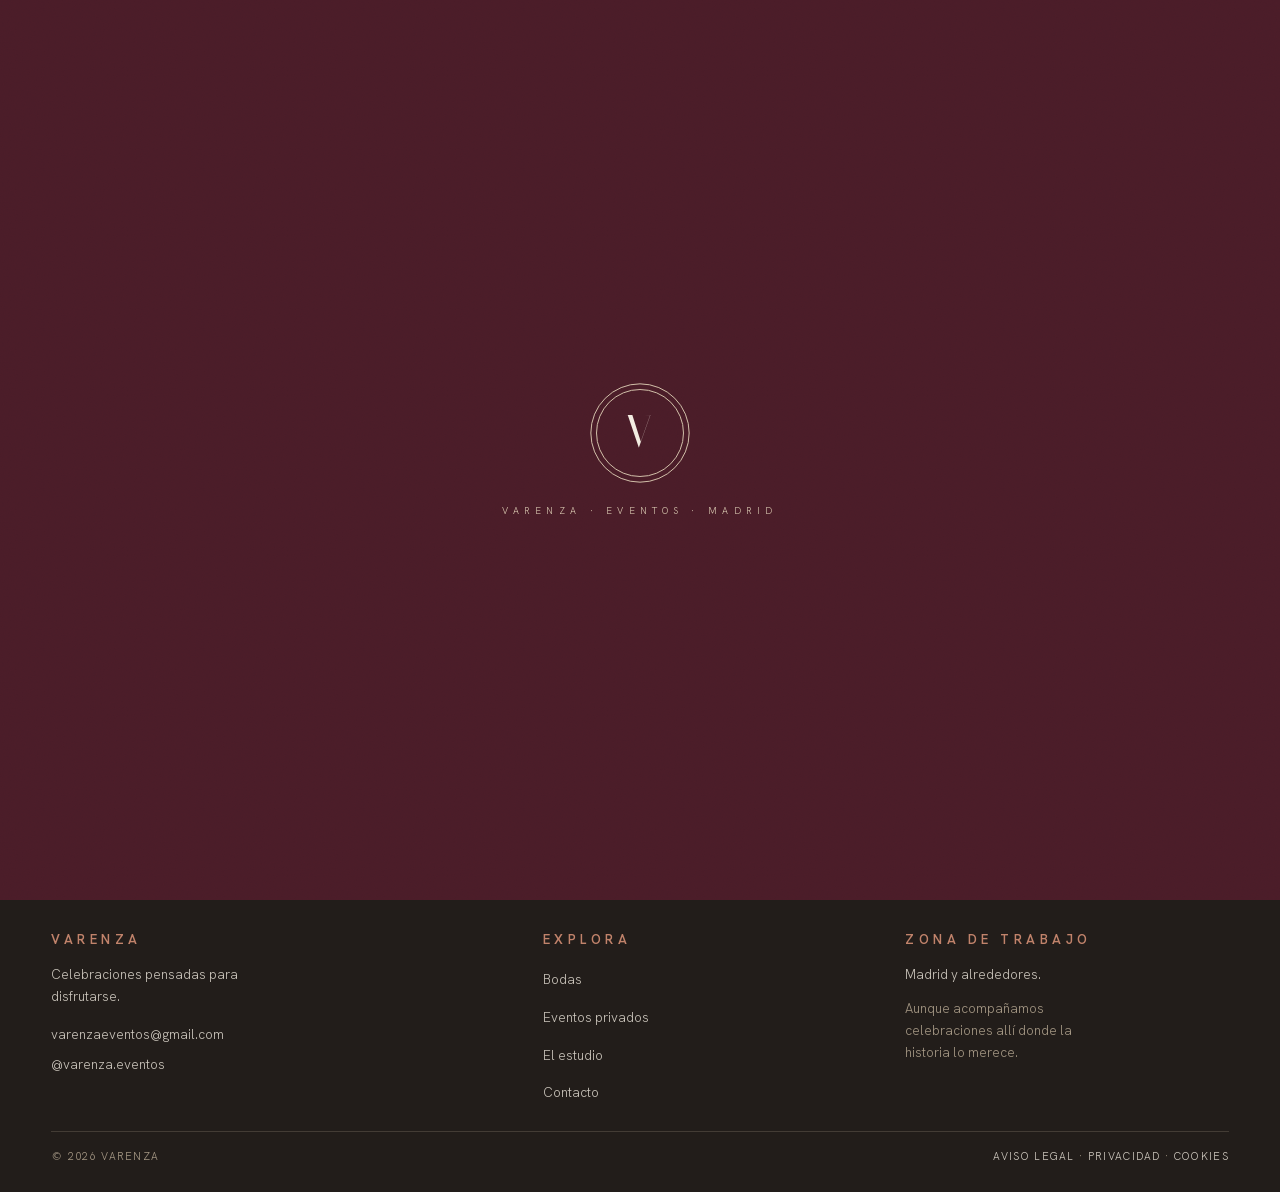
<file: gracias.html>
<!DOCTYPE html>
<html lang="es" class="no-js">
<head>
<meta charset="UTF-8">
<meta name="viewport" content="width=device-width, initial-scale=1">
<title>Consulta enviada | Varenza</title>
<meta name="description" content="Tu consulta se ha enviado correctamente. Nos pondremos en contacto contigo en un plazo máximo de 48 horas.">
<link rel="canonical" href="https://varenzaeventos.es/gracias.html">
<meta name="robots" content="noindex, follow">
<meta name="theme-color" content="#4A1C28">
<meta property="og:type" content="website">
<meta property="og:locale" content="es_ES">
<meta property="og:site_name" content="Varenza">
<meta property="og:url" content="https://varenzaeventos.es/gracias.html">
<meta property="og:title" content="Consulta enviada | Varenza">
<meta property="og:description" content="Tu consulta se ha enviado correctamente. Nos pondremos en contacto contigo en un plazo máximo de 48 horas.">
<meta property="og:image" content="https://varenzaeventos.es/og-image.jpg">
<meta property="og:image:width" content="1200">
<meta property="og:image:height" content="630">
<meta property="og:image:alt" content="Varenza — dirección y producción de bodas y eventos privados en Madrid">
<meta name="twitter:card" content="summary_large_image">
<meta name="twitter:title" content="Consulta enviada | Varenza">
<meta name="twitter:description" content="Tu consulta se ha enviado correctamente. Nos pondremos en contacto contigo en un plazo máximo de 48 horas.">
<meta name="twitter:image" content="https://varenzaeventos.es/og-image.jpg">
<!-- Favicon como archivos reales: Google no usa los data: URI y siempre
     prueba /favicon.ico; el PNG de 96px cumple su regla del múltiplo de 48. -->
<link rel="icon" href="favicon.ico" sizes="48x48">
<link rel="icon" type="image/png" sizes="96x96" href="assets/favicon-96.png">
<link rel="apple-touch-icon" href="assets/apple-touch-icon.png">
<!-- Tipografías alojadas aquí mismo: ni preconnect ni peticiones a Google.
     Se precargan las dos que pintan el primer pantallazo; Alex Brush no, que
     solo aparece en palabras sueltas y puede esperar. -->
<link rel="preload" as="font" type="font/woff2" href="assets/fuentes/bodoni-moda.woff2" crossorigin>
<link rel="preload" as="font" type="font/woff2" href="assets/fuentes/hanken-grotesk.woff2" crossorigin>
<link rel="stylesheet" href="assets/fuentes.css">
<link rel="stylesheet" href="assets/varenza.css">

</head>
<body>
<div id="velo" class="grano" aria-hidden="true">
  <div class="caja">
    <svg viewBox="0 0 110 110" aria-hidden="true">
      <circle cx="55" cy="55" r="52"/>
      <circle cx="55" cy="55" r="46" style="animation-delay:.25s"/>
      <text x="55" y="70" text-anchor="middle">V</text>
    </svg>
    <p>Varenza &middot; Eventos &middot; Madrid</p>
  </div>
</div>
<a class="skip" href="#principal">Saltar al contenido</a>
<header class="topbar sin-cta" data-solida="always">
  <a class="marca" href="index.html" aria-label="Varenza — inicio">
    <svg viewBox="0 0 64 64" aria-hidden="true"><circle cx="32" cy="32" r="30" fill="none" stroke="#B0664A" stroke-width="1.5"/><circle cx="32" cy="32" r="26.5" fill="none" stroke="#D8C7AF" stroke-width=".6"/><text x="32" y="43" font-family="Bodoni Moda,serif" font-size="29" fill="currentColor" text-anchor="middle">V</text></svg>
    <b>VARENZA</b>
  </a>
  <nav class="nav" id="nav-principal" aria-label="Principal">
    <a href="bodas-madrid.html">Bodas</a>
    <a href="eventos-privados-madrid.html">Eventos privados</a>
    <a href="el-estudio.html">El estudio</a>
    <a href="contacto.html">Contacto</a>
  </nav>
  <button class="menu-btn" type="button" aria-expanded="false" aria-controls="nav-principal">
    <span class="barras" aria-hidden="true"></span><span class="rot">Menú</span>
  </button>
  <span class="relleno" aria-hidden="true"></span>
</header>
<main id="principal">
  <section class="seccion burdeos grano confirma" style="padding-top:calc(var(--frame) + 5rem);padding-bottom:5rem" aria-labelledby="t-h1">
    <div class="env">
      <div class="confirma-caja">
        <span class="isotipo" aria-hidden="true"><svg viewBox="0 0 64 64" aria-hidden="true"><circle cx="32" cy="32" r="30" fill="none" stroke="#B0664A" stroke-width="1.5"/><circle cx="32" cy="32" r="26.5" fill="none" stroke="#D8C7AF" stroke-width=".6"/><text x="32" y="43" font-family="Bodoni Moda,serif" font-size="29" fill="currentColor" text-anchor="middle">V</text></svg></span>
        <p class="folio solo">Consulta recibida</p>
        <h1 class="display-s" id="t-h1">Tu consulta se ha enviado <span class="script">correctamente</span>.</h1>
        <div class="prosa">
          <p>Gracias por escribirnos. Te responderemos en un plazo m&aacute;ximo de 48 horas.</p>
        </div>
        <span class="orn" aria-hidden="true"></span>
        <p class="firma">El equipo de Varenza</p>
        <div class="acciones">
          <a class="boton solido" href="index.html">Volver al inicio <span aria-hidden="true">&#10230;</span></a>
        </div>
      </div>
    </div>
  </section>
</main>
<footer class="pie-web">
  <p class="filigrana" aria-hidden="true">VARENZA</p>
  <div class="env">
    <div class="cols">
      <div>
        <h2>Varenza</h2>
        <p class="mt-3" style="color:var(--on-dark-2);max-width:32ch">Celebraciones pensadas para disfrutarse.</p>
        <p class="mt-3"><a href="mailto:varenzaeventos@gmail.com" data-ev="email" data-cfg="email">varenzaeventos@gmail.com</a></p>
        <p class="mt-1"><a href="https://instagram.com/varenza.eventos" target="_blank" rel="noopener noreferrer" data-ev="instagram" data-cfg="instagram">@varenza.eventos</a></p>
      </div>
      <div>
        <h2>Explora</h2>
        <ul>
          <li><a href="bodas-madrid.html">Bodas</a></li>
          <li><a href="eventos-privados-madrid.html">Eventos privados</a></li>
          <li><a href="el-estudio.html">El estudio</a></li>
          <li><a href="contacto.html">Contacto</a></li>
        </ul>
      </div>
      <div>
        <h2>Zona de trabajo</h2>
        <p class="mt-3" style="color:var(--on-dark-2);max-width:30ch">Madrid y alrededores.</p>
        <p class="mt-2" style="color:var(--on-dark-3);max-width:30ch">Aunque acompañamos celebraciones allí donde la historia lo merece.</p>
      </div>
    </div>
    <div class="fin">
      <span>© <span id="anio">2026</span> Varenza</span>
      <span><a href="aviso-legal.html">Aviso legal</a> · <a href="privacidad.html">Privacidad</a> · <a href="cookies.html">Cookies</a></span>
    </div>
  </div>
</footer>

<script src="assets/varenza.js" defer></script>
</body>
</html>
</file>
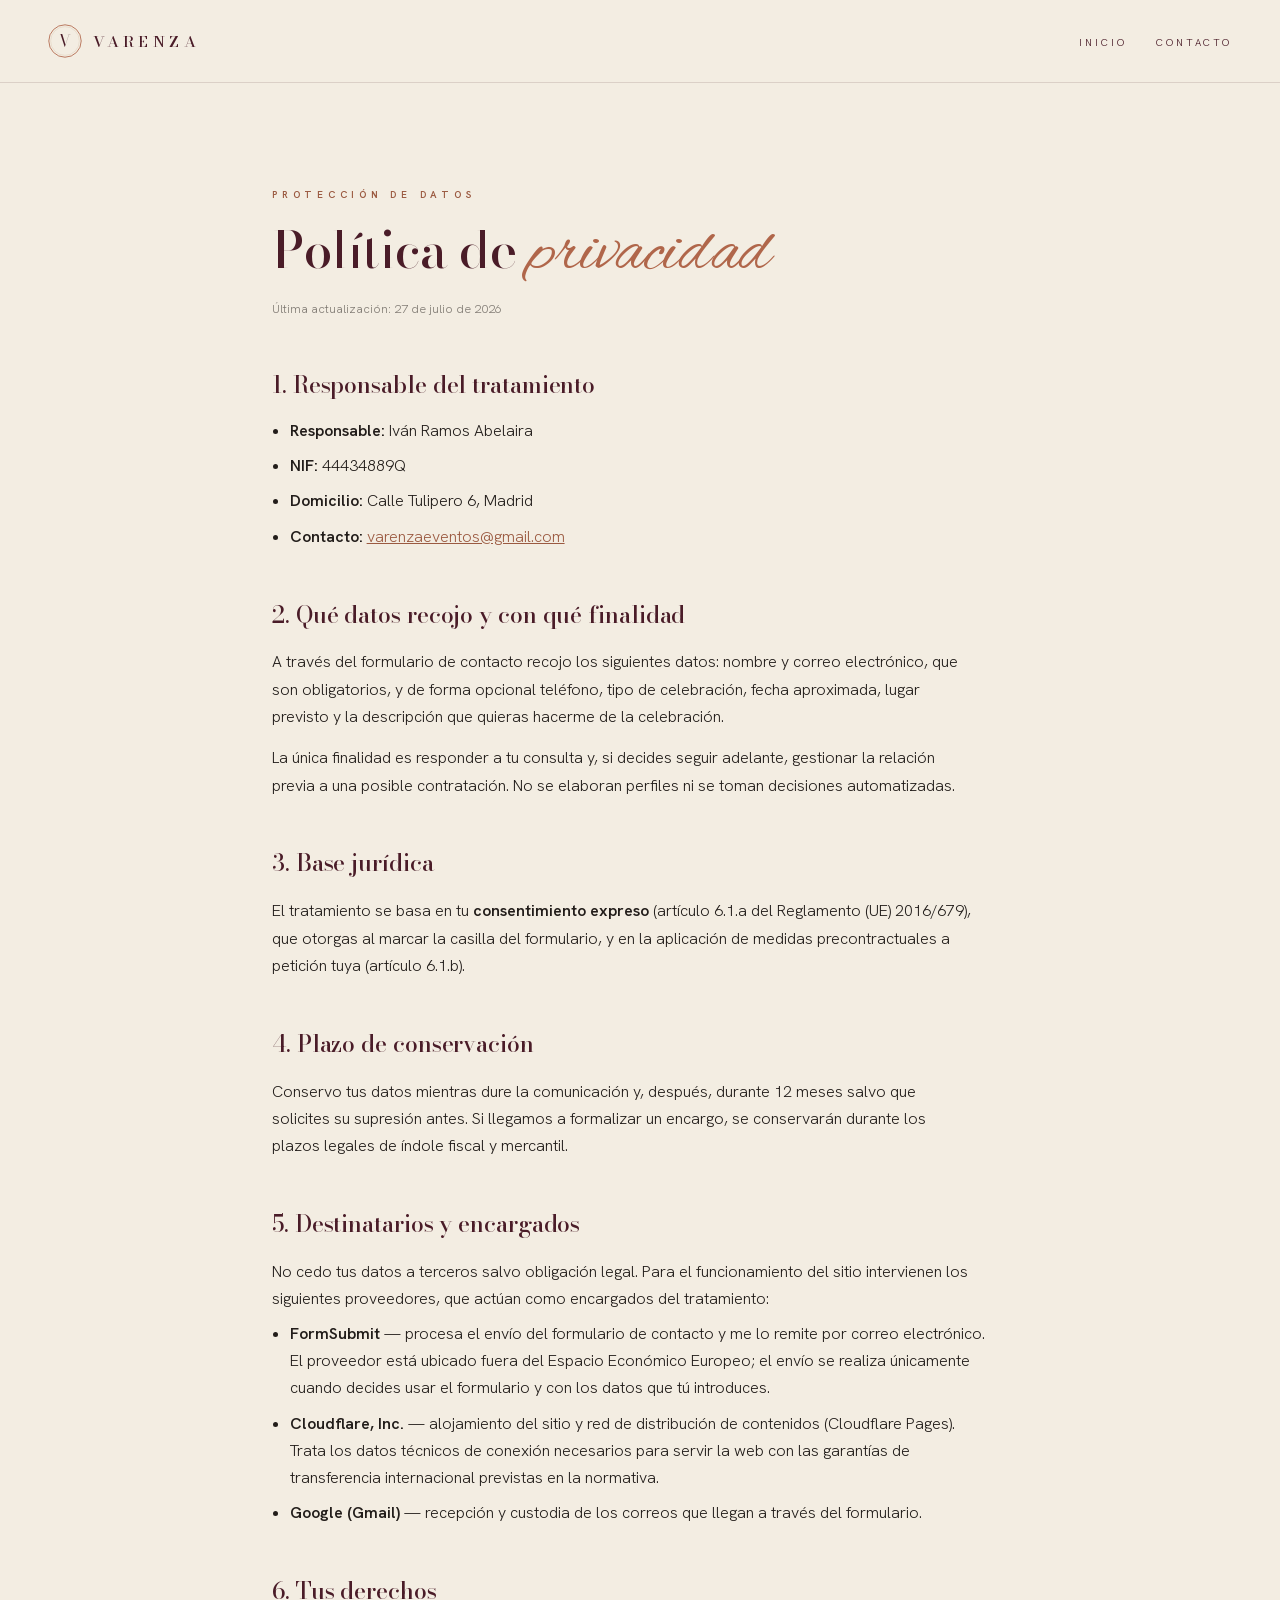
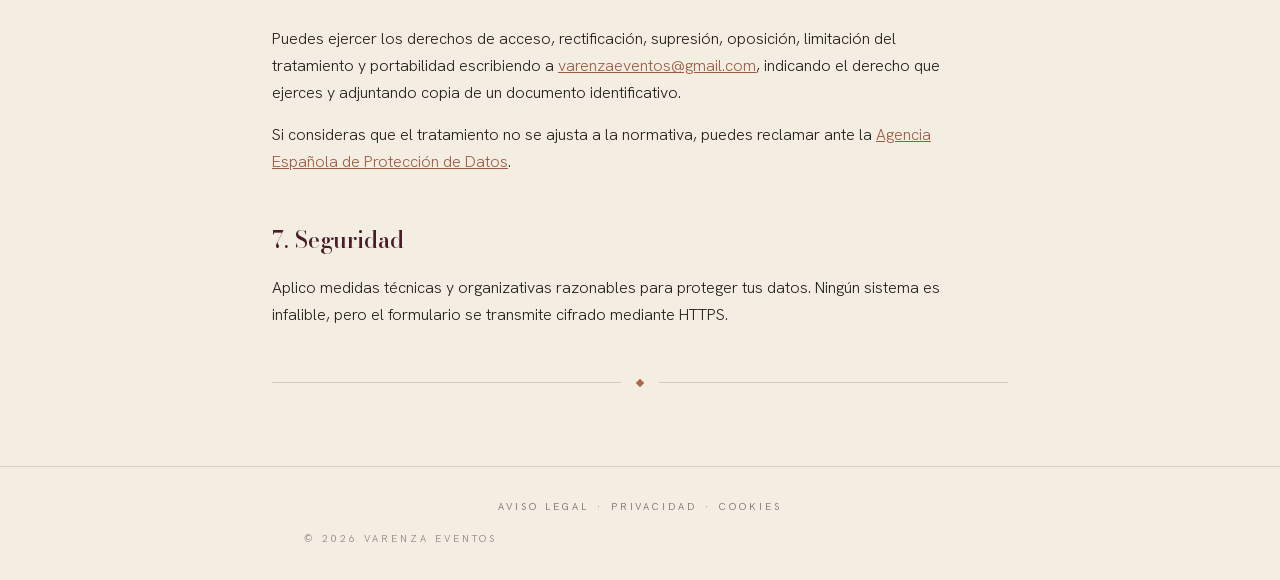
<file: privacidad.html>
<!DOCTYPE html>
<html lang="es">
<head>
<meta charset="UTF-8">
<meta name="viewport" content="width=device-width, initial-scale=1">
<title>Política de privacidad — VARENZA Eventos</title>
<meta name="description" content="Cómo trata VARENZA Eventos los datos personales recogidos a través del formulario de contacto.">
<meta name="robots" content="index, follow">
<link rel="canonical" href="https://varenzaeventos.es/privacidad.html">
<!-- Favicon como archivos reales: Google no usa los data: URI y siempre
     prueba /favicon.ico; el PNG de 96px cumple su regla del múltiplo de 48. -->
<link rel="icon" href="favicon.ico" sizes="48x48">
<link rel="icon" type="image/png" sizes="96x96" href="assets/favicon-96.png">
<link rel="apple-touch-icon" href="assets/apple-touch-icon.png">
<link rel="preload" as="font" type="font/woff2" href="assets/fuentes/bodoni-moda.woff2" crossorigin>
<link rel="stylesheet" href="assets/fuentes.css">
<style>
:root{--bur:#4A1C28;--ter:#B0664A;--are:#D8C7AF;--cre:#F3EDE2;--neg:#221D1A;
--ter-ink:#9B5A41;--ter-lite:#C1836B;
--serif:"Bodoni Moda",Didot,serif;--script:"Alex Brush",cursive;--sans:"Hanken Grotesk",system-ui,sans-serif;
--pad:clamp(1.25rem,4vw,3rem);--ease-out:cubic-bezier(.16,1,.3,1);--t-fast:150ms;--t-base:200ms}
@media (prefers-reduced-motion:reduce){*,*::before,*::after{animation-duration:.01ms!important;transition-duration:.01ms!important}}
*{margin:0;padding:0;box-sizing:border-box}
html{font-optical-sizing:auto;scroll-behavior:smooth}
body{background:var(--cre);color:var(--neg);font-family:var(--sans);font-weight:300;line-height:1.7;
-webkit-font-smoothing:antialiased}
header{border-bottom:1px solid rgba(74,28,40,.14);padding:1.5rem var(--pad);display:flex;align-items:center;justify-content:space-between;gap:1rem;flex-wrap:wrap}
header .logo{display:flex;align-items:center;gap:.7rem;text-decoration:none;color:var(--bur)}
header .logo svg{width:34px;height:34px}
header .logo b{font-family:var(--serif);font-weight:500;letter-spacing:.28em;font-size:.98rem}
header nav a{font-size:.64rem;letter-spacing:.28em;text-transform:uppercase;color:var(--bur);text-decoration:none;margin-left:1.6rem;
border-bottom:1px solid transparent;padding-bottom:2px;transition:border-color var(--t-fast) var(--ease-out)}
header nav a:hover{border-bottom-color:var(--ter)}
main{max-width:52rem;margin:0 auto;padding:clamp(3rem,7vw,6rem) var(--pad) 5rem}
.folio{font-size:.62rem;letter-spacing:.48em;text-transform:uppercase;font-weight:600;color:var(--ter-ink);margin-bottom:1.1rem}
h1{font-family:var(--serif);font-weight:500;font-size:clamp(2rem,5vw,3.2rem);line-height:1.1;color:var(--bur);letter-spacing:-.008em;text-wrap:balance}
h1 em{font-family:var(--script);font-style:normal;color:var(--ter);font-size:1.35em;line-height:.8}
.actualizado{margin-top:1rem;font-size:.78rem;color:rgba(34,29,26,.55)}
h2{font-family:var(--serif);font-weight:500;font-size:1.45rem;color:var(--bur);margin:2.8rem 0 .8rem;letter-spacing:-.004em}
p,li{margin-top:.9rem;max-width:44rem}
ul{padding-left:1.1rem}
li{margin-top:.5rem}
a{color:var(--ter-ink)}
.rule{display:flex;align-items:center;gap:1rem;margin:3.2rem 0 0}
.rule::before,.rule::after{content:"";height:1px;background:rgba(74,28,40,.18);flex:1}
.rule i{width:6px;height:6px;background:var(--ter);transform:rotate(45deg);flex:none}
.aviso{margin-top:2.4rem;padding:1.2rem 1.4rem;border:1px dashed rgba(176,102,74,.55);background:rgba(176,102,74,.05);
font-size:.9rem;color:rgba(34,29,26,.8)}
.aviso b{color:var(--ter-ink);font-weight:600;letter-spacing:.04em}
.hueco{color:var(--ter-ink);border-bottom:1px dotted var(--ter);font-style:italic}
footer{border-top:1px solid rgba(74,28,40,.14);padding:2rem var(--pad);text-align:center;
font-size:.62rem;letter-spacing:.3em;text-transform:uppercase;color:rgba(34,29,26,.5)}
footer a{color:rgba(34,29,26,.62);text-decoration:none;margin:0 .5rem}
footer a:hover{color:var(--bur)}
a:focus-visible,button:focus-visible{outline:2px solid var(--ter);outline-offset:3px}
</style>
</head>
<body>
<header>
  <a class="logo" href="index.html">
    <svg viewBox="0 0 64 64" aria-hidden="true"><circle cx="32" cy="32" r="30.5" fill="none" stroke="#B0664A" stroke-width="1.6"/><circle cx="32" cy="32" r="27" fill="none" stroke="#D8C7AF" stroke-width=".7"/><text x="32" y="43.5" font-family="Bodoni Moda,serif" font-size="30" fill="#4A1C28" text-anchor="middle">V</text></svg>
    <b>VARENZA</b>
  </a>
  <nav aria-label="secundaria">
    <a href="index.html">Inicio</a>
    <a href="contacto.html">Contacto</a>
  </nav>
</header>
<main>
<p class="folio">Protección de datos</p>
<h1>Política de <em>privacidad</em></h1>
<p class="actualizado">Última actualización: 27 de julio de 2026</p>

<h2>1. Responsable del tratamiento</h2>
<ul>
  <li><strong>Responsable:</strong> Iván Ramos Abelaira</li>
  <li><strong>NIF:</strong> 44434889Q</li>
  <li><strong>Domicilio:</strong> Calle Tulipero 6, Madrid</li>
  <li><strong>Contacto:</strong> <a href="mailto:varenzaeventos@gmail.com">varenzaeventos@gmail.com</a></li>
</ul>

<h2>2. Qué datos recojo y con qué finalidad</h2>
<p>A través del formulario de contacto recojo los siguientes datos: nombre y correo electrónico, que son obligatorios, y de forma opcional teléfono, tipo de celebración, fecha aproximada, lugar previsto y la descripción que quieras hacerme de la celebración.</p>
<p>La única finalidad es responder a tu consulta y, si decides seguir adelante, gestionar la relación previa a una posible contratación. No se elaboran perfiles ni se toman decisiones automatizadas.</p>

<h2>3. Base jurídica</h2>
<p>El tratamiento se basa en tu <strong>consentimiento expreso</strong> (artículo 6.1.a del Reglamento (UE) 2016/679), que otorgas al marcar la casilla del formulario, y en la aplicación de medidas precontractuales a petición tuya (artículo 6.1.b).</p>

<h2>4. Plazo de conservación</h2>
<p>Conservo tus datos mientras dure la comunicación y, después, durante 12 meses salvo que solicites su supresión antes. Si llegamos a formalizar un encargo, se conservarán durante los plazos legales de índole fiscal y mercantil.</p>

<h2>5. Destinatarios y encargados</h2>
<p>No cedo tus datos a terceros salvo obligación legal. Para el funcionamiento del sitio intervienen los siguientes proveedores, que actúan como encargados del tratamiento:</p>
<ul>
  <li><strong>FormSubmit</strong> — procesa el envío del formulario de contacto y me lo remite por correo electrónico. El proveedor está ubicado fuera del Espacio Económico Europeo; el envío se realiza únicamente cuando decides usar el formulario y con los datos que tú introduces.</li>
  <li><strong>Cloudflare, Inc.</strong> — alojamiento del sitio y red de distribución de contenidos (Cloudflare Pages). Trata los datos técnicos de conexión necesarios para servir la web con las garantías de transferencia internacional previstas en la normativa.</li>
  <li><strong>Google (Gmail)</strong> — recepción y custodia de los correos que llegan a través del formulario.</li>
</ul>

<h2>6. Tus derechos</h2>
<p>Puedes ejercer los derechos de acceso, rectificación, supresión, oposición, limitación del tratamiento y portabilidad escribiendo a <a href="mailto:varenzaeventos@gmail.com">varenzaeventos@gmail.com</a>, indicando el derecho que ejerces y adjuntando copia de un documento identificativo.</p>
<p>Si consideras que el tratamiento no se ajusta a la normativa, puedes reclamar ante la <a href="https://www.aepd.es" rel="noopener">Agencia Española de Protección de Datos</a>.</p>

<h2>7. Seguridad</h2>
<p>Aplico medidas técnicas y organizativas razonables para proteger tus datos. Ningún sistema es infalible, pero el formulario se transmite cifrado mediante HTTPS.</p>

<div class="rule"><i></i></div>
</main>
<footer>
  <a href="aviso-legal.html">Aviso legal</a>·<a href="privacidad.html">Privacidad</a>·<a href="cookies.html">Cookies</a>
  <p style="margin-top:1rem;letter-spacing:.3em">© <span id="y">2026</span> Varenza Eventos</p>
</footer>
<script>document.getElementById('y').textContent=new Date().getFullYear();</script>
</body>
</html>
</file>
<file: assets/fuentes.css>
@font-face{font-family:"Bodoni Moda";font-style:normal;font-weight:400 500;font-display:swap;src:url("fuentes/bodoni-moda.woff2") format("woff2")}@font-face{font-family:"Alex Brush";font-style:normal;font-weight:400;font-display:swap;src:url("fuentes/alex-brush.woff2") format("woff2")}@font-face{font-family:"Hanken Grotesk";font-style:normal;font-weight:300 600;font-display:swap;src:url("fuentes/hanken-grotesk.woff2") format("woff2")}
</file>
<file: assets/varenza.css>
:root{--bur:#4A1C28;--ter:#B0664A;--are:#D8C7AF;--cre:#F3EDE2;--neg:#221D1A;--ter-ink:#9B5A41;--ter-boton:#92553E;--ter-lite:#C1836B;--on-dark-1:var(--cre);--on-dark-2:rgba(243,237,226,.82);--on-dark-3:rgba(216,199,175,.72);--on-light-1:var(--neg);--on-light-2:rgba(34,29,26,.78);--on-light-3:rgba(34,29,26,.68);--serif:"Bodoni Moda",Didot,"Times New Roman",serif;--script:"Alex Brush",cursive;--sans:"Hanken Grotesk",system-ui,-apple-system,sans-serif;--t--3:clamp(.62rem,.6rem + .1vw,.68rem);--t--2:clamp(.7rem,.68rem + .1vw,.78rem);--t--1:clamp(.75rem,.72rem + .14vw,.84rem);--t-0:clamp(.95rem,.91rem + .2vw,1.08rem);--t-1:clamp(1.1rem,1rem + .45vw,1.35rem);--t-2:clamp(1.2rem,1.05rem + .68vw,1.65rem);--t-3:clamp(1.35rem,1.15rem + .9vw,2rem);--t-4:clamp(1.7rem,1.3rem + 1.8vw,3rem);--d-1:clamp(1.8rem,3.56vw,3.2rem);--d-2:clamp(1.95rem,4.06vw,3.65rem);--d-3:clamp(2rem,4.67vw,4.2rem);--d-4:clamp(2.2rem,5.39vw,4.85rem);--d-5:clamp(2.2rem,6.17vw,5.55rem);--d-6:clamp(2.4rem,7.11vw,6.4rem);--d-7:clamp(2.4rem,7.78vw,7rem);--display-s:var(--d-6);--e-1:.5rem;--e-2:.75rem;--e-3:1rem;--e-4:1.5rem;--e-5:2rem;--e-6:3rem;--e-bloque:clamp(2rem,4vw,3.4rem);--e-seccion:clamp(2.4rem,5vw,4rem);--e-seccion-l:clamp(3rem,6vw,5rem);--pad:clamp(1.25rem,4vw,4.5rem);--gutter:clamp(1rem,2.2vw,2.4rem);--seccion:clamp(5rem,13vh + 5vw,11rem);--frame:14px;--ease-out:cubic-bezier(.16,1,.3,1);--ease-in:cubic-bezier(.7,0,.84,0);--t-fast:150ms;--t-base:220ms;--t-slow:320ms;--t-enter:460ms;--t-velo-traza:1.4s;--t-velo:.6s;--sh-1:0 1px 2px rgba(74,28,40,.05),0 3px 8px -3px rgba(74,28,40,.08);--sh-2:0 2px 4px rgba(74,28,40,.05),0 10px 20px -8px rgba(74,28,40,.10),0 22px 44px -22px rgba(74,28,40,.16);--sh-dark:0 6px 14px -8px rgba(0,0,0,.55),0 24px 48px -26px rgba(0,0,0,.75)}@view-transition{navigation:auto}::view-transition-old(root){animation:vt-out var(--t-slow) var(--ease-in) both}::view-transition-new(root){animation:vt-in var(--t-enter) var(--ease-out) both}@keyframes vt-out{to{opacity:0;transform:translateY(-8px)}}@keyframes vt-in{from{opacity:0;transform:translateY(12px)}}.marca{view-transition-name:marca}::view-transition-group(*){animation-duration:var(--t-enter)}*,*::before,*::after{margin:0;padding:0;box-sizing:border-box}html{font-optical-sizing:auto;scroll-behavior:smooth;-webkit-text-size-adjust:100%}body{background:var(--cre);color:var(--neg);font-family:var(--sans);font-weight:300;font-size:var(--t-0);line-height:1.65;-webkit-font-smoothing:antialiased;text-rendering:optimizeLegibility;overflow-x:clip}img{display:block;max-width:100%;height:auto}a{color:inherit;text-decoration:none}button{font:inherit;color:inherit;background:none;border:0}::selection{background:var(--ter);color:var(--cre)}:focus-visible{outline:2px solid var(--ter);outline-offset:3px}.sr-only{position:absolute;width:1px;height:1px;padding:0;margin:-1px;overflow:hidden;clip:rect(0,0,0,0);white-space:nowrap;border:0;letter-spacing:normal;line-height:normal;text-transform:none;font-size:1rem}.skip{position:fixed;left:50%;top:0;z-index:200;transform:translate(-50%,-140%);background:var(--cre);color:var(--bur);border:1px solid var(--ter);padding:.8rem 1.4rem;font-size:var(--t--1);letter-spacing:.24em;text-transform:uppercase;transition:transform var(--t-base) var(--ease-out)}.skip:focus-visible{transform:translate(-50%,14px)}.env{width:100%;max-width:1680px;margin-inline:auto;padding-inline:var(--pad)}.rej{display:grid;grid-template-columns:repeat(12,1fr);gap:var(--gutter)}.c-full{grid-column:1/-1}.c-izq{grid-column:1/8}.c-der{grid-column:8/-1}.c-medio{grid-column:3/11}.c-estrecho{grid-column:2/8}.c-off{grid-column:5/-1}.c-titulo{grid-column:1/5}.c-cuerpo{grid-column:6/-1}@media (max-width:900px){.rej{grid-template-columns:1fr}.c-izq,.c-der,.c-medio,.c-estrecho,.c-off,.c-titulo,.c-cuerpo{grid-column:1/-1;min-width:0}}.portada::after{content:"";position:absolute;inset:var(--frame);z-index:4;pointer-events:none;border:1px solid rgba(176,102,74,.5);box-shadow:inset 0 0 0 5px transparent,inset 0 0 0 6px rgba(216,199,175,.4)}.portada .esquinas{position:absolute;inset:var(--frame);z-index:5;pointer-events:none}.portada .esquinas i{position:absolute;width:7px;height:7px;background:var(--ter);transform:rotate(45deg)}.portada .esquinas i:nth-child(1){top:-4px;left:-4px}.portada .esquinas i:nth-child(2){top:-4px;right:-4px}.portada .esquinas i:nth-child(3){bottom:-4px;left:-4px}.portada .esquinas i:nth-child(4){bottom:-4px;right:-4px}@media (max-width:640px){.portada::after,.portada .esquinas{inset:8px}}.display-s{font-family:var(--serif);font-weight:500;font-size:var(--display-s);line-height:.95;letter-spacing:-.012em;text-wrap:balance}.script{font-family:var(--script);font-weight:400;line-height:.8;letter-spacing:.01em}h2,h3{font-family:var(--serif);font-weight:500;letter-spacing:-.006em;text-wrap:balance}h2{font-size:var(--t-4);line-height:1.06}h3{font-size:var(--t-3);line-height:1.15}.folio{display:flex;align-items:center;gap:.9rem;font-size:var(--t--1);letter-spacing:.42em;text-transform:uppercase;font-weight:600;color:var(--ter-ink)}.folio::after{content:"";height:1px;flex:1;background:currentColor;opacity:.28}.folio.solo::after{display:none}.oscuro .folio,.burdeos .folio{color:var(--ter-lite)}.entradilla{font-family:var(--serif);font-size:var(--t-3);line-height:1.4;font-weight:400;text-wrap:pretty}.prosa p{margin-top:1rem;max-width:60ch;text-wrap:pretty}.prosa p:first-child{margin-top:0}.oscuro .prosa p,.burdeos .prosa p{color:var(--on-dark-2)}.pendiente{color:var(--ter-ink);border-bottom:1px dotted var(--ter);font-style:italic}.oscuro .pendiente,.burdeos .pendiente{color:var(--ter-lite);border-bottom-color:var(--ter)}.topbar{position:fixed;top:var(--frame);inset-inline:var(--frame);z-index:55;display:flex;align-items:center;justify-content:space-between;gap:1.5rem;padding:.9rem calc(var(--pad) - var(--frame));color:var(--cre);text-shadow:0 1px 12px rgba(34,29,26,.45);transition:background var(--t-slow) var(--ease-out),box-shadow var(--t-slow) var(--ease-out),color var(--t-slow) var(--ease-out)}.topbar::before{content:"";position:fixed;top:0;left:0;right:0;height:clamp(120px,16vh,200px);z-index:-1;pointer-events:none;background:linear-gradient(180deg,rgba(34,29,26,.72) 0%,rgba(34,29,26,.38) 44%,rgba(34,29,26,0) 100%);transition:opacity var(--t-slow) var(--ease-out)}.topbar.solida::before,.topbar.abierta::before{opacity:0}.topbar.solida,.topbar.abierta{background:rgba(243,237,226,.88);-webkit-backdrop-filter:saturate(1.35) blur(14px);backdrop-filter:saturate(1.35) blur(14px);box-shadow:0 1px 0 rgba(74,28,40,.12),0 14px 34px -20px rgba(34,29,26,.55);color:var(--bur);text-shadow:none}@supports not (backdrop-filter:blur(1px)){.topbar.solida,.topbar.abierta{background:rgba(243,237,226,.97)}}@media (max-width:820px){.topbar{top:0;inset-inline:0;padding-inline:var(--pad)}}.topbar .marca{display:flex;align-items:center;gap:.75rem;flex:none}.topbar .marca svg{width:36px;height:36px}.topbar .marca b{font-family:var(--serif);font-weight:500;letter-spacing:.28em;font-size:1rem}.nav{display:flex;gap:2rem;margin-left:auto;align-items:center}.nav a{position:relative;font-size:var(--t--1);letter-spacing:.24em;text-transform:uppercase;white-space:nowrap}.nav a::after{content:"";position:absolute;left:0;bottom:-6px;width:100%;height:1px;background:var(--ter);transform:scaleX(0);transform-origin:left;transition:transform var(--t-base) var(--ease-out)}.nav a:hover::after,.nav a[aria-current="page"]::after{transform:scaleX(1)}.cta-nav::before{content:"";position:absolute;inset:0;background:var(--ter-boton);z-index:-1;transform:scaleX(0);transform-origin:left;transition:transform var(--t-slow) var(--ease-out)}.cta-nav:hover::before{transform:scaleX(1)}.cta-nav:hover{color:var(--cre);border-color:var(--ter)}@media (max-width:460px){.topbar{padding:.75rem var(--pad);gap:.75rem}.topbar .marca b{font-size:var(--t--1);letter-spacing:.2em}.topbar .marca svg{width:30px;height:30px}}.solo-movil{display:none}@media (max-width:460px){.ancho-completo{display:none}.solo-movil{display:inline}}.portada{position:relative;isolation:isolate;min-height:100svh;height:auto;overflow:hidden;display:grid;align-items:end;color:var(--cre);padding:calc(var(--frame) + 7rem) var(--pad) calc(var(--frame) + 4rem)}.portada>div:not(.fondo):not(.esquinas){position:relative;z-index:6;min-width:0}@media (max-width:640px){.portada{padding:calc(var(--frame) + 6rem) var(--pad) calc(var(--frame) + 3rem)}}.portada .fondo{position:absolute;inset:0;z-index:-2;overflow:hidden}.portada .fondo img{width:100%;height:100%;object-fit:cover;filter:sepia(.2) saturate(.82) contrast(.98);animation:kenburns var(--t-kenburns) var(--ease-out) both}@keyframes kenburns{from{transform:scale(1.1)}to{transform:scale(1)}}@media (max-width:760px){.portada.corta .fondo img{object-position:70% center}}@media (max-width:760px){.portada .fondo::before{content:"";position:absolute;inset:0;z-index:1;pointer-events:none;background:linear-gradient(180deg,rgba(34,29,26,.45) 0%,rgba(34,29,26,.34) 34%,rgba(34,29,26,.12) 58%,transparent 78%)}}.portada .fondo::after{content:"";position:absolute;inset:0;pointer-events:none;background:linear-gradient(90deg,rgba(34,29,26,.62) 0%,rgba(34,29,26,.52) 26%,rgba(34,29,26,.28) 48%,rgba(34,29,26,.06) 68%,transparent 82%),radial-gradient(125% 95% at 50% 30%,transparent 38%,rgba(34,29,26,.5) 100%),linear-gradient(180deg,rgba(34,29,26,.42) 0%,rgba(34,29,26,.18) 18%,rgba(34,29,26,.46) 44%,rgba(34,29,26,.72) 72%,rgba(34,29,26,.9) 100%)}.portada .kicker{display:flex;align-items:center;gap:1rem;flex-wrap:wrap;min-width:0;max-width:100%;font-size:var(--t--1);letter-spacing:.34em;text-transform:uppercase;color:var(--cre);margin-bottom:1.2rem;text-wrap:balance;text-shadow:0 1px 3px rgba(34,29,26,.95),0 2px 10px rgba(34,29,26,.9),0 4px 24px rgba(34,29,26,.75)}.portada .kicker::before{content:"";width:38px;height:1px;flex:none;background:var(--ter);box-shadow:0 0 8px rgba(34,29,26,.8)}@media (max-width:560px){.portada .kicker{letter-spacing:.2em;gap:.7rem}.portada .kicker::before{width:22px}}.portada h1,.portada .lema,.portada .promesa{text-shadow:0 1px 12px rgba(34,29,26,.7)}.portada h1{font-family:var(--serif);font-weight:500;font-size:var(--display-s);line-height:1.02;letter-spacing:-.012em;text-wrap:balance;max-width:20ch;min-width:0}.portada.corta h1{font-size:var(--d-5);line-height:.98;max-width:15ch}.portada.corta.media h1{font-size:var(--d-5)}.portada.corta{padding-bottom:calc(var(--frame) + 3.4rem)}.portada .prosa p{max-width:min(560px,58ch)}.portada .rubrica::after{content:"";height:1px;width:clamp(60px,10vw,150px);background:var(--ter)}.portada .pie{margin-top:2.6rem;display:grid;grid-template-columns:1fr auto;gap:2.4rem;align-items:end}@media (max-width:900px){.portada .pie{grid-template-columns:1fr}}.portada .lema{font-family:var(--serif);font-size:var(--t-1);line-height:1.5;max-width:40rem;color:var(--on-dark-2)}.portada .lema + .lema{margin-top:1.1rem}.portada .lema b{font-weight:500;color:var(--cre)}@media (max-width:640px){.portada .lema + .lema{display:none}.portada .pie{margin-top:2.2rem;gap:1.6rem}.portada .acciones{width:100%}.portada .acciones .boton{display:flex;width:100%;justify-content:center}}.portada .promesa{margin-top:1.4rem;display:flex;align-items:center;gap:.75rem;font-family:var(--serif);font-style:italic;font-size:var(--t-0);color:var(--are)}.portada .promesa::before{content:"";width:5px;height:5px;background:var(--ter);transform:rotate(45deg);flex:none}@media (max-width:560px){}.hero-marca{display:block;min-width:0}.hero-marca .wm{display:block;font-family:var(--serif);font-weight:500;font-size:var(--d-7);line-height:.84;letter-spacing:.1em;color:var(--cre);text-shadow:0 2px 44px rgba(34,29,26,.55);margin-left:-.02em}.hero-marca .ev{display:flex;align-items:center;gap:1.4rem;margin-top:.18em;margin-left:.16em}.hero-marca .ev span{font-family:var(--script);font-weight:400;font-size:var(--d-5);line-height:.8;color:var(--are);text-shadow:0 2px 30px rgba(34,29,26,.6)}.hero-marca .ev::after{content:"";height:1px;flex:1;max-width:clamp(60px,12vw,190px);background:var(--ter)}@media (max-width:560px){.hero-marca .wm{letter-spacing:.06em}.hero-marca .ev{gap:.9rem}}.portada.corta{min-height:100svh}.portada.corta h1{letter-spacing:-.01em}.acciones{display:flex;align-items:center;gap:1.8rem;flex-wrap:wrap;margin-top:1.8rem}.boton{position:relative;overflow:hidden;z-index:1;display:inline-flex;align-items:center;gap:.9rem;padding:1.05rem 1.9rem;border:1px solid var(--are);font-size:var(--t--1);letter-spacing:.3em;text-transform:uppercase;transition:border-color var(--t-base) var(--ease-out),color var(--t-base) var(--ease-out)}.boton::before{content:"";position:absolute;inset:0;background:var(--ter);z-index:-1;transform:scaleX(0);transform-origin:left;transition:transform var(--t-slow) var(--ease-out)}.boton:hover::before{transform:scaleX(1)}.boton:hover{border-color:var(--ter-boton);color:var(--cre)}.boton.tinta{border-color:var(--bur);color:var(--bur)}.boton:active{transform:translateY(1px)}.boton>[aria-hidden]:last-child{margin-inline-end:-.3em}.boton.solido{background:var(--ter-boton);border-color:var(--ter-boton);color:var(--cre);min-height:44px}.boton.solido::before{background:var(--bur)}.boton.solido:hover{border-color:var(--bur);color:var(--cre)}.enlace-fino{font-size:var(--t--1);letter-spacing:.3em;text-transform:uppercase;border-bottom:1px solid var(--ter);padding-bottom:4px;transition:color var(--t-fast) var(--ease-out)}.enlace-fino:hover{color:var(--ter-ink)}.oscuro .enlace-fino:hover,.portada .enlace-fino:hover{color:var(--cre)}.indice{border-top:1px solid rgba(74,28,40,.16)}.indice .fila{position:relative;isolation:isolate;display:block;border-bottom:1px solid rgba(74,28,40,.16)}.indice .fila .interior{display:grid;grid-template-columns:1fr auto;align-items:center;gap:2rem;padding:clamp(2.4rem,5.5vw,4.6rem) 0;transition:transform var(--t-base) var(--ease-out)}.indice .fila:hover .interior{transform:translateX(clamp(8px,1.4vw,22px))}.indice .fila .nombre{font-family:var(--serif);font-weight:500;font-size:var(--d-3);line-height:1;letter-spacing:-.012em;color:var(--bur);transition:color var(--t-base) var(--ease-out)}.indice .fila .sub{display:block;margin-top:.7rem;font-family:var(--sans);font-size:var(--t--1);letter-spacing:.28em;text-transform:uppercase;color:var(--on-light-3);transition:color var(--t-base) var(--ease-out)}.indice .fila .txt-fila{max-width:calc(100% - min(38vw,420px) + 3rem)}@media (max-width:760px){.indice .fila .txt-fila{max-width:none}}.indice .fila .flecha{font-family:var(--serif);font-size:var(--t-3);color:var(--ter);transition:transform var(--t-base) var(--ease-out)}.indice .fila:hover .flecha{transform:translateX(10px)}.indice .fila .lamina{position:absolute;right:0;top:50%;translate:0 -50%;width:min(38vw,420px);aspect-ratio:16/10;z-index:-1;opacity:0;clip-path:inset(0 0 0 100%);transition:opacity var(--t-slow) var(--ease-out),clip-path var(--t-enter) var(--ease-out)}.indice .fila .lamina img{width:100%;height:100%;object-fit:cover;filter:sepia(.2) saturate(.85)}.indice .fila .lamina::after{content:"";position:absolute;inset:0;background:linear-gradient(90deg,var(--cre) 0%,rgba(243,237,226,.35) 45%,transparent 100%)}@media (hover:hover){.indice .fila:hover .lamina{opacity:1;clip-path:inset(0 0 0 0%)}.indice .fila:hover .nombre,.indice .fila:hover .sub{color:var(--ter-ink)}}.seccion{padding-block:var(--seccion)}.portada + .seccion{padding-top:clamp(2.6rem,5vw,4.4rem)}.oscuro,.burdeos{position:relative;isolation:isolate;color:var(--cre);box-shadow:inset 0 14px 30px -24px rgba(0,0,0,.9),inset 0 -14px 30px -24px rgba(0,0,0,.9)}.oscuro{background:var(--neg)}.burdeos{background:var(--bur)}.oscuro h2,.oscuro h3,.oscuro .display,.oscuro .display-s,.burdeos h2,.burdeos h3,.burdeos .display,.burdeos .display-s{color:var(--cre)}.grano::after{content:"";position:absolute;inset:0;pointer-events:none;z-index:1;opacity:.055;mix-blend-mode:overlay;background-image:url("data:image/svg+xml,%3Csvg xmlns='http://www.w3.org/2000/svg' width='160' height='160'%3E%3Cfilter id='g'%3E%3CfeTurbulence type='fractalNoise' baseFrequency='0.85' numOctaves='3' stitchTiles='stitch'/%3E%3C/filter%3E%3Crect width='160' height='160' filter='url(%23g)'/%3E%3C/svg%3E")}.declaracion{font-family:var(--serif);font-weight:400;font-size:var(--d-1);line-height:1.24;letter-spacing:-.01em;text-wrap:balance}.declaracion em{font-family:var(--script);font-style:normal;font-size:1.35em;color:var(--ter-lite);line-height:.7}.compromisos{display:grid;grid-template-columns:repeat(4,1fr);gap:var(--gutter);list-style:none}.compromisos li{padding-top:1.3rem;border-top:1px solid rgba(216,199,175,.28)}.compromisos .t{font-family:var(--serif);font-size:var(--t-1);color:var(--cre);display:block}.compromisos .d{margin-top:.6rem;font-size:var(--t--1);line-height:1.6;color:var(--on-dark-2);display:block}@media (max-width:820px){.compromisos{grid-template-columns:repeat(2,1fr);gap:1.6rem}}@media (max-width:460px){.compromisos{grid-template-columns:1fr}}.proceso{list-style:none;counter-reset:paso;display:grid;gap:0}.proceso li{counter-increment:paso;display:grid;grid-template-columns:auto 1fr;gap:1.8rem;padding:1.6rem 0;border-top:1px solid rgba(74,28,40,.16);align-items:baseline}.proceso li:last-child{border-bottom:1px solid rgba(74,28,40,.16)}.proceso li::before{content:counter(paso,decimal-leading-zero);font-family:var(--serif);font-size:var(--d-3);line-height:.9;color:var(--ter-ink);font-variant-numeric:lining-nums tabular-nums}.oscuro .proceso li,.burdeos .proceso li{border-color:rgba(216,199,175,.22)}.oscuro .proceso li::before,.burdeos .proceso li::before{color:var(--ter-lite)}.proceso .t{font-family:var(--serif);font-size:var(--t-2);display:block}.proceso .d{margin-top:.4rem;font-size:var(--t-0);color:var(--on-light-2);display:block;max-width:52ch}.oscuro .proceso .d,.burdeos .proceso .d{color:var(--on-dark-2)}@media (max-width:560px){.proceso li{grid-template-columns:1fr;gap:.4rem}}.alcance{display:grid;grid-template-columns:repeat(4,1fr);gap:clamp(1.6rem,3vw,2.6rem);list-style:none}.alcance>li h3{font-size:var(--t-1);padding-bottom:.9rem;border-bottom:1px solid rgba(74,28,40,.18)}.oscuro .alcance>li h3{border-color:rgba(216,199,175,.24)}.alcance ul{list-style:none;margin-top:1rem;display:grid;gap:.6rem}.alcance ul li{font-size:var(--t-0);line-height:1.5;padding-left:1rem;position:relative;color:var(--on-light-2)}.oscuro .alcance ul li{color:var(--on-dark-2)}.alcance ul li::before{content:"";position:absolute;left:0;top:.62em;width:5px;height:5px;background:var(--ter);transform:rotate(45deg)}@media (max-width:900px){.alcance{grid-template-columns:repeat(2,1fr)}}@media (max-width:560px){.alcance{grid-template-columns:1fr}}.areas{display:grid;grid-template-columns:repeat(4,1fr);gap:clamp(1.6rem,3vw,2.6rem);list-style:none}.areas>li h3{font-family:var(--sans);font-size:var(--t--1);font-weight:600;letter-spacing:.16em;text-transform:uppercase;padding-bottom:.9rem;border-bottom:1px solid rgba(74,28,40,.18)}.oscuro .areas>li h3,.burdeos .areas>li h3{color:var(--are);border-color:rgba(216,199,175,.24)}.areas>li p{margin-top:1.5rem;font-size:var(--t-0);line-height:1.62;color:var(--on-light-2)}.oscuro .areas>li p,.burdeos .areas>li p{color:var(--on-dark-2)}@media (max-width:900px){.areas{grid-template-columns:repeat(2,1fr)}}@media (max-width:560px){.areas{grid-template-columns:1fr}}.portada .kicker .frase{font-family:var(--serif);font-style:italic;font-weight:400;font-size:var(--t-2);letter-spacing:.01em;text-transform:none;line-height:1.3;color:var(--cre);text-shadow:0 1px 3px rgba(34,29,26,.98),0 2px 12px rgba(34,29,26,.96),0 4px 30px rgba(34,29,26,.92),0 0 64px rgba(34,29,26,.8)}.folio + .display-s{margin-top:2rem}@media (max-width:760px){.folio + .display-s{margin-top:1.4rem}}.display-s .frase{display:inline-block}.display-s.largo{font-size:var(--d-3);line-height:1.04;max-width:22ch}.faq{list-style:none;max-width:78ch;margin-top:clamp(2rem,4vw,3rem)}.faq>li{border-top:1px solid rgba(216,199,175,.2)}.faq>li:last-child{border-bottom:1px solid rgba(216,199,175,.2)}.faq summary{display:flex;align-items:center;justify-content:space-between;gap:1.6rem;cursor:pointer;list-style:none;padding:clamp(1.1rem,2vw,1.45rem) 0;font-family:var(--serif);font-weight:500;line-height:1.25;font-size:var(--t-1);color:var(--cre);transition:color var(--t-base) var(--ease-out)}.faq summary::-webkit-details-marker{display:none}.faq summary h3{font:inherit;color:inherit;letter-spacing:normal;text-transform:none;margin:0;padding:0;border:0}.faq summary:hover{color:var(--ter-lite)}.faq summary:focus-visible{outline:2px solid var(--ter);outline-offset:4px}.faq .signo{position:relative;flex:none;width:15px;height:15px}.faq .signo::before,.faq .signo::after{content:"";position:absolute;background:var(--ter-lite)}.faq .signo::before{top:50%;left:0;right:0;height:1px;transform:translateY(-50%)}.faq .signo::after{left:50%;top:0;bottom:0;width:1px;transform:translateX(-50%);transition:transform var(--t-slow) var(--ease-out),opacity var(--t-slow) var(--ease-out)}.faq details[open] .signo::after{transform:translateX(-50%) scaleY(0);opacity:0}.faq details p{margin:0;padding:0 0 clamp(1.2rem,2.4vw,1.7rem);max-width:64ch;color:var(--on-dark-2)}@supports selector(::details-content){.faq{interpolate-size:allow-keywords}.faq details::details-content{block-size:0;overflow:clip;transition:block-size var(--t-enter) var(--ease-out),content-visibility var(--t-enter) allow-discrete}.faq details[open]::details-content{block-size:auto}}@media (prefers-reduced-motion:reduce){.faq summary,.faq .signo::after{transition:none}@supports selector(::details-content){.faq details::details-content{transition:none}}}.faq.indice{counter-reset:cel;max-width:none}.faq.indice>li{counter-increment:cel}.faq.indice summary{gap:1.4rem;padding-block:clamp(1.3rem,2.4vw,1.9rem);font-size:var(--t-2)}.faq.indice summary h3{display:flex;align-items:baseline}.faq.indice summary h3::before{content:counter(cel,decimal-leading-zero);font-size:.6em;color:var(--ter-lite);margin-right:1.3em;font-variant-numeric:lining-nums tabular-nums;letter-spacing:.05em;transition:color var(--t-base) var(--ease-out)}.faq.indice details[open] summary{color:var(--ter-lite)}.faq.indice .signo{width:38px;height:38px;border:1px solid rgba(216,199,175,.28);border-radius:50%;transition:border-color var(--t-base) var(--ease-out),background-color var(--t-base) var(--ease-out)}.faq.indice .signo::before{left:50%;top:50%;right:auto;width:12px;height:1px;transform:translate(-50%,-50%)}.faq.indice .signo::after{left:50%;top:50%;bottom:auto;width:1px;height:12px;transform:translate(-50%,-50%)}.faq.indice details[open] .signo::after{transform:translate(-50%,-50%) scaleY(0);opacity:0}.faq.indice summary:hover .signo,.faq.indice details[open] .signo{border-color:var(--ter-lite);background:rgba(193,131,107,.08)}.faq.indice details p{border-left:1px solid var(--ter);padding-left:1.5rem;margin-left:.15rem;font-size:var(--t-0);line-height:1.6;max-width:60ch}.script{color:var(--ter)}.oscuro .script,.burdeos .script,.portada .script{color:var(--ter-lite)}.tarjeta .script{color:var(--ter)}.mt-1{margin-top:var(--e-1)}.mt-2{margin-top:var(--e-2)}.mt-3{margin-top:var(--e-3)}.mt-4{margin-top:var(--e-4)}.mt-5{margin-top:var(--e-5)}.mt-bloque{margin-top:var(--e-bloque)}.mt-seccion{margin-top:var(--e-seccion)}.mt-seccion-l{margin-top:var(--e-seccion-l)}.portada h1.largo{font-size:var(--d-3);line-height:1.08;max-width:17ch}@media (max-width:760px){}.portada h1 b{font-weight:500;display:block}.areas.cifra-linea{counter-reset:area}.areas.cifra-linea>li{counter-increment:area}.areas.cifra-linea>li h3{text-indent:0}.areas.cifra-linea>li h3::before{content:counter(area,decimal-leading-zero);font-family:var(--serif);font-weight:400;font-size:1.5em;letter-spacing:0;color:var(--ter-lite);margin-right:.62em;vertical-align:-.06em}.areas.tres{grid-template-columns:repeat(3,1fr)}@media (max-width:900px){.areas.tres{grid-template-columns:repeat(2,1fr)}}@media (max-width:560px){.areas.tres{grid-template-columns:1fr}}.areas.numeradas{counter-reset:area;--cifra:clamp(3.6rem,6vw,6.4rem)}.areas.numeradas>li{counter-increment:area;position:relative;padding-top:calc(var(--cifra) * .82)}.areas.numeradas>li::before{content:counter(area,decimal-leading-zero);position:absolute;top:0;left:-.04em;z-index:0;font-family:var(--serif);font-weight:500;font-size:var(--cifra);line-height:.82;color:var(--ter);opacity:.5;pointer-events:none;user-select:none}.areas.numeradas>li h3,.areas.numeradas>li p{position:relative;z-index:1}@media (max-width:560px){.areas.numeradas{--cifra:3.4rem}}.areas-flip{list-style:none;display:grid;grid-template-columns:repeat(3,1fr);gap:clamp(1rem,2vw,1.6rem);counter-reset:carta}@media (max-width:900px){.areas-flip{grid-template-columns:repeat(2,1fr)}}@media (max-width:560px){.areas-flip{grid-template-columns:1fr}}.areas-flip .carta{counter-increment:carta;perspective:1400px;min-height:15.5rem;border-radius:3px}@media (max-width:560px){.areas-flip .carta{min-height:11rem}}.areas-flip .carta:focus-visible{outline:2px solid var(--ter-lite);outline-offset:4px}.areas-flip .carta:focus:not(:focus-visible){outline:none}.carta-giro{position:relative;width:100%;height:100%;min-height:inherit;transform-style:preserve-3d;transition:transform var(--t-enter) var(--ease-out)}.areas-flip .carta:hover .carta-giro,.areas-flip .carta:focus-within .carta-giro,.areas-flip .carta.volteada .carta-giro{transform:rotateY(180deg)}.cara{position:absolute;inset:0;min-height:inherit;backface-visibility:hidden;-webkit-backface-visibility:hidden;display:flex;flex-direction:column;padding:clamp(1.3rem,2.2vw,1.7rem);border:1px solid rgba(216,199,175,.16);border-radius:3px;box-shadow:var(--sh-dark)}.cara-frente{background:rgba(216,199,175,.045);justify-content:space-between}.cara-frente::before{content:counter(carta,decimal-leading-zero);font-family:var(--serif);font-weight:500;font-size:var(--d-2);line-height:.9;color:var(--ter-lite);font-variant-numeric:lining-nums tabular-nums}.cara-frente h3{font-family:var(--sans);font-size:var(--t-0);font-weight:600;letter-spacing:.14em;text-transform:uppercase;color:var(--cre);line-height:1.35}.cara-frente::after{content:"";position:absolute;right:1.1rem;bottom:1.1rem;width:22px;height:22px;border:1px solid var(--ter-lite);border-radius:50%;opacity:.5;background:linear-gradient(var(--ter-lite),var(--ter-lite)) center/9px 1px no-repeat,linear-gradient(var(--ter-lite),var(--ter-lite)) center/1px 9px no-repeat;transition:opacity var(--t-base) var(--ease-out),transform var(--t-slow) var(--ease-out)}.areas-flip .carta:hover .cara-frente::after{opacity:.9;transform:rotate(90deg)}.cara-dorso{transform:rotateY(180deg);background:var(--bur);border-color:rgba(216,199,175,.24);justify-content:center}.cara-dorso p{font-size:var(--t-0);color:var(--on-dark-2);line-height:1.5}@media (prefers-reduced-motion:reduce){.carta-giro{transform:none !important;transition:none}.cara{backface-visibility:visible;-webkit-backface-visibility:visible;transition:opacity var(--t-base) linear}.cara-dorso{transform:none;opacity:0}.areas-flip .carta:hover .cara-dorso,.areas-flip .carta:focus-within .cara-dorso,.areas-flip .carta.volteada .cara-dorso{opacity:1}.areas-flip .carta:hover .cara-frente,.areas-flip .carta:focus-within .cara-frente,.areas-flip .carta.volteada .cara-frente{opacity:0}}.caso-diapo{min-width:0}.caso-diapo + .caso-diapo{margin-top:clamp(3rem,6vw,5rem)}.casos-nav{display:flex;align-items:center;justify-content:space-between;gap:1.5rem;margin-top:clamp(1.6rem,3vw,2.4rem);border-top:1px solid rgba(74,28,40,.16);padding-top:1.4rem}.casos-cuenta{font-family:var(--serif);font-size:var(--t-1);color:var(--on-light-3);letter-spacing:.08em;font-variant-numeric:lining-nums tabular-nums}.casos-cuenta b{font-weight:500;color:var(--ter-ink)}.casos-botones{display:flex;gap:1rem;align-items:center}.casos-nav button{border-radius:50%;cursor:pointer;color:var(--ter-ink);display:grid;place-content:center;overflow:hidden;border:1px solid rgba(74,28,40,.22);background:none;transition:border-color var(--t-base) var(--ease-out),background-color var(--t-base) var(--ease-out),color var(--t-base) var(--ease-out),transform var(--t-base) var(--ease-out)}.casos-nav .fl{width:30px;height:13px;display:block;overflow:visible}.casos-nav .fl path{transition:transform var(--t-slow) var(--ease-out)}.c-prev .fl{transform:scaleX(-1)}.casos-nav .c-prev,.casos-nav .c-next{width:54px;height:54px}.casos-nav button:hover:not(:disabled){border-color:var(--ter-ink);background:var(--ter-ink);color:var(--cre)}.casos-nav .c-next:hover:not(:disabled) .fl path{transform:translateX(3px)}.casos-nav .c-prev:hover:not(:disabled) .fl path{transform:translateX(3px)}.casos-nav button:focus-visible{outline:2px solid var(--ter);outline-offset:3px}.casos-nav button:disabled{opacity:.28;cursor:default}@media (max-width:560px){.casos-nav .c-prev,.casos-nav .c-next{width:47px;height:47px}.casos-nav .fl{width:26px}}.caso-titulo{font-family:var(--serif);font-weight:500;font-size:var(--d-1);line-height:1.1;letter-spacing:-.01em;margin-bottom:.5rem}.caso-meta{font-size:var(--t--1);letter-spacing:.3em;text-transform:uppercase;color:var(--ter-ink);margin-bottom:1.8rem}.galeria-caso{display:flex;align-items:flex-start;gap:clamp(1rem,2vw,1.6rem);overflow-x:auto;overscroll-behavior-x:contain;scroll-snap-type:x mandatory;scroll-behavior:smooth;scrollbar-width:none;padding-bottom:.3rem}.galeria-caso::-webkit-scrollbar{display:none}.galeria-caso:focus-visible{outline:2px solid var(--ter);outline-offset:6px}.lamina-caso{margin:0;flex:0 0 auto;scroll-snap-align:start}.fila-salto{display:none}@media (prefers-reduced-motion:reduce){.galeria-caso{scroll-behavior:auto}}.lamina-caso .ampliar{display:block;padding:0;border:0;background:none;cursor:zoom-in;height:clamp(300px,44vh,460px)}.lamina-caso img{height:100%;width:auto;max-width:none;display:block;box-shadow:var(--sh-dark);filter:sepia(.12) saturate(.9);border-radius:2px;transition:transform var(--t-slow) var(--ease-out),box-shadow var(--t-slow) var(--ease-out)}@media (hover:hover){.lamina-caso .ampliar:hover img{transform:translateY(-5px)}}.lamina-caso .ampliar:focus-visible{outline:2px solid var(--ter);outline-offset:5px}@media (max-width:700px){.lamina-caso .ampliar{height:min(56vh,420px)}}.visor{border:0;padding:0;background:transparent;max-width:100vw;max-height:100vh}.visor::backdrop{background:rgba(34,29,26,.55);-webkit-backdrop-filter:blur(16px) saturate(1.15);backdrop-filter:blur(16px) saturate(1.15)}.visor .caja-visor{position:fixed;inset:0;display:grid;place-items:center;padding:clamp(1rem,4vw,3rem)}.visor img{max-width:min(92vw,1400px);max-height:88vh;width:auto;height:auto;display:block;box-shadow:var(--sh-dark);border-radius:2px}@media (prefers-reduced-motion:no-preference){.visor[open] img{animation:visor-crece var(--t-enter) var(--ease-out) both}.visor[open]::backdrop{animation:visor-vela var(--t-enter) var(--ease-out) both}}@keyframes visor-crece{from{opacity:0;transform:scale(.86)}to{opacity:1;transform:none}}@keyframes visor-vela{from{opacity:0}to{opacity:1}}.visor .v-cerrar,.visor .v-prev,.visor .v-next{position:fixed;z-index:2;border:1px solid rgba(216,199,175,.35);background:rgba(34,29,26,.55);color:var(--cre);cursor:pointer;width:48px;height:48px;border-radius:50%;font-size:1.2rem;line-height:1;display:grid;place-content:center;display:grid;place-content:center;transition:border-color var(--t-base) var(--ease-out),background-color var(--t-base) var(--ease-out)}.visor .v-cerrar:hover,.visor .v-prev:hover,.visor .v-next:hover{border-color:var(--ter-lite);background:rgba(74,28,40,.75)}.visor .v-cerrar{top:max(16px,env(safe-area-inset-top));right:max(16px,env(safe-area-inset-right))}.visor .v-prev{left:max(14px,env(safe-area-inset-left));top:50%;transform:translateY(-50%)}.visor .v-next{right:max(14px,env(safe-area-inset-right));top:50%;transform:translateY(-50%)}.visor .v-prev .fl{transform:scaleX(-1)}.visor .fl{width:26px;height:12px;display:block}.visor .v-cerrar:focus-visible,.visor .v-prev:focus-visible,.visor .v-next:focus-visible{outline:2px solid var(--ter-lite);outline-offset:3px}@media (max-width:700px){.visor .v-prev,.visor .v-next{top:auto;bottom:max(18px,env(safe-area-inset-bottom));transform:none}.visor .v-prev{left:18px}.visor .v-next{right:18px}}.casos{display:grid;grid-template-columns:repeat(2,1fr);gap:clamp(1.6rem,3vw,2.6rem)}.caso{padding-top:1.4rem;border-top:1px solid rgba(74,28,40,.18)}.caso-meta{font-family:var(--sans);font-size:var(--t--1);letter-spacing:.14em;text-transform:uppercase;color:var(--ter-ink)}.caso h3{font-family:var(--serif);font-size:var(--t-3);line-height:1.18;margin-top:.7rem}.caso-txt{margin-top:.9rem;font-size:var(--t-0);line-height:1.62;color:var(--on-light-2)}@media (max-width:760px){.casos{grid-template-columns:1fr}}.topbar.sin-cta{display:grid;grid-template-columns:1fr auto 1fr;justify-content:initial;position:fixed}.topbar.sin-cta .marca{justify-self:start}.topbar.sin-cta .nav{grid-column:2;justify-self:center;margin-left:0}.topbar.sin-cta>.relleno{grid-column:3}.confirma{display:grid;place-items:center;min-height:82svh}.confirma-caja{max-width:42ch;margin-inline:auto;text-align:center}.confirma-caja .isotipo{display:block;margin-bottom:1.5rem}.confirma-caja .isotipo svg{width:64px;height:64px;color:var(--are)}.confirma-caja .folio{justify-content:center;margin-bottom:1.4rem}.confirma-caja h1{font-size:clamp(2.1rem,4.2vw,3.9rem);line-height:1.05;max-width:30ch;margin-inline:auto}.confirma-caja .prosa{margin-inline:auto;margin-top:1.5rem;max-width:38ch}.confirma-caja .orn{display:block;width:46px;height:1px;background:var(--ter);opacity:.55;margin:2.2rem auto 0}.confirma-caja .firma{margin-top:1.1rem;font-family:var(--serif);font-style:italic;font-size:var(--t-1);color:var(--are)}.confirma-caja .acciones{margin-top:2.4rem;display:flex;justify-content:center}.menu-btn{display:none;align-items:center;gap:.55rem;cursor:pointer;background:none;border:0;padding:.5rem .2rem;color:inherit;font-family:var(--sans);font-size:var(--t--1);letter-spacing:.2em;text-transform:uppercase}.menu-btn .barras{position:relative;width:20px;height:10px;flex:none}@media (max-width:420px){.menu-btn .rot{position:absolute;width:1px;height:1px;overflow:hidden;clip-path:inset(50%);white-space:nowrap}}.menu-btn .barras::before,.menu-btn .barras::after{content:"";position:absolute;left:0;width:100%;height:1px;background:currentColor;transition:transform var(--t-base) var(--ease-out),opacity var(--t-fast) linear}.menu-btn .barras::before{top:0}.menu-btn .barras::after{bottom:0}.topbar.abierta .menu-btn .barras::before{transform:translateY(4.5px) rotate(45deg)}.topbar.abierta .menu-btn .barras::after{transform:translateY(-4.5px) rotate(-45deg)}@media (max-width:1000px){.menu-btn{display:inline-flex}.topbar.sin-cta{grid-template-columns:1fr auto}.topbar.sin-cta .nav{position:absolute;top:100%;left:0;right:0;grid-column:1/-1;justify-self:stretch;flex-direction:column;align-items:stretch;gap:0;padding:.6rem 1.6rem 1.2rem;background:rgba(243,237,226,.97);-webkit-backdrop-filter:saturate(1.35) blur(14px);backdrop-filter:saturate(1.35) blur(14px);box-shadow:0 18px 40px -22px rgba(34,29,26,.6);opacity:0;visibility:hidden;transform:translateY(-8px);transition:opacity var(--t-base) var(--ease-out),transform var(--t-base) var(--ease-out),visibility 0s linear var(--t-base)}.topbar.sin-cta .nav a{color:var(--bur);text-shadow:none;padding:.9rem 0;border-bottom:1px solid rgba(74,28,40,.12)}.topbar.sin-cta .nav a:last-child{border-bottom:0}.topbar.sin-cta .nav a::after{display:none}.topbar.abierta .nav{opacity:1;visibility:visible;transform:none;transition-delay:0s,0s,0s}}.no-js .menu-btn{display:none}@media (max-width:1000px){.no-js .topbar.sin-cta .nav{position:static;opacity:1;visibility:visible;transform:none;flex-direction:row;flex-wrap:wrap;gap:.4rem 1.2rem;padding:0;background:none;box-shadow:none;backdrop-filter:none}.no-js .topbar.sin-cta .nav a{border-bottom:0;padding:.2rem 0;color:inherit;text-shadow:inherit}}.datos{display:grid;grid-template-columns:repeat(4,1fr);gap:var(--gutter)}.datos .dato{padding-top:1.4rem;border-top:1px solid rgba(216,199,175,.28)}.datos .v em{font-style:italic;font-size:.42em;color:var(--ter-lite)}.datos .k{margin-top:.7rem;font-size:var(--t--1);letter-spacing:.24em;text-transform:uppercase;color:var(--on-dark-2)}@media (max-width:820px){.datos{grid-template-columns:repeat(2,1fr);gap:1.8rem}}.pasos{list-style:none;display:grid;gap:clamp(1.6rem,3vw,2.6rem);grid-template-columns:repeat(auto-fit,minmax(220px,1fr))}.paso .filete{display:flex;align-items:center;gap:.7rem;margin-bottom:1.2rem}.paso .filete::after{content:"";height:1px;flex:1;background:rgba(74,28,40,.2)}.oscuro .paso .filete::after,.burdeos .paso .filete::after{background:rgba(216,199,175,.24)}.paso .filete i{width:6px;height:6px;background:var(--ter);transform:rotate(45deg);flex:none}.paso h3{font-size:var(--t-1)}.paso p{margin-top:.7rem;font-size:var(--t-0);line-height:1.6;color:var(--on-light-2)}.oscuro .paso p,.burdeos .paso p{color:var(--on-dark-2)}.incluye{list-style:none;display:grid;gap:.8rem;margin-top:1.6rem}.incluye li{display:flex;gap:.9rem;align-items:baseline;font-size:var(--t-0)}.incluye li::before{content:"";width:6px;height:6px;background:var(--ter);transform:rotate(45deg);flex:none;position:relative;top:-1px}.lamina-marco{position:relative;z-index:1}.lamina-marco::before{content:"";position:absolute;inset:12px -12px -12px 12px;border:1px solid rgba(176,102,74,.6);z-index:-1}.lamina-marco img{box-shadow:var(--sh-dark);filter:sepia(.18) saturate(.86)}.otros{display:grid;grid-template-columns:repeat(3,1fr);gap:var(--gutter)}@media (max-width:820px){.otros{grid-template-columns:1fr}}.otros a{display:block;padding:1.6rem 0;border-top:1px solid rgba(74,28,40,.18);transition:border-color var(--t-base) var(--ease-out)}.otros a:hover{border-color:var(--ter)}.otros .n{font-family:var(--serif);font-size:var(--t-1);color:var(--bur);transition:transform var(--t-base) var(--ease-out);display:block}.otros a:hover .n{transform:translateX(8px)}.otros .s{display:block;margin-top:.4rem;font-size:var(--t--1);letter-spacing:.24em;text-transform:uppercase;color:var(--on-light-3)}.tarjeta{max-width:940px;margin-inline:auto;padding:clamp(2rem,5vw,4.2rem);background:var(--cre);color:var(--neg);box-shadow:var(--sh-dark);position:relative}.tarjeta::before{content:"";position:absolute;inset:14px;border:1px solid rgba(176,102,74,.4);pointer-events:none}.burdeos .tarjeta h1,.burdeos .tarjeta h2,.burdeos .tarjeta .display,.burdeos .tarjeta .display-s,.oscuro .tarjeta h1,.oscuro .tarjeta h2,.oscuro .tarjeta .display,.oscuro .tarjeta .display-s,.tarjeta h1,.tarjeta h2{color:var(--bur)}.burdeos .tarjeta .prosa p,.oscuro .tarjeta .prosa p{color:var(--on-light-2)}.tarjeta h1.display-s{font-size:var(--d-1);line-height:1.06;max-width:18ch}.tarjeta .script{font-size:1.25em}.tarjeta .folio{color:var(--ter-ink)}.campos{display:grid;grid-template-columns:1fr 1fr;gap:1.6rem;margin-top:2.4rem}.campo{display:grid;gap:.5rem}.campo.ancho{grid-column:1/-1}.campo label{font-size:var(--t--1);letter-spacing:.3em;text-transform:uppercase;font-weight:600;color:var(--ter-ink)}.campo input,.campo select,.campo textarea{font-family:var(--sans);font-weight:300;font-size:var(--t-0);color:var(--neg);background:transparent;border:0;border-bottom:1px solid rgba(74,28,40,.4);padding:.6rem 0;border-radius:0;outline:none;transition:border-color var(--t-fast) var(--ease-out)}.campo textarea{min-height:8rem;resize:vertical}.campo input:focus,.campo select:focus,.campo textarea:focus{border-color:var(--ter)}.campo input::placeholder,.campo textarea::placeholder{color:rgba(34,29,26,.34)}.campo select option{color:var(--neg);background:var(--cre)}@media (max-width:720px){.campos{grid-template-columns:1fr}}.consent{display:flex;flex-direction:row;align-items:flex-start;gap:.75rem;grid-column:1/-1}.consent input[type=checkbox]{appearance:none;flex:none;width:16px;height:16px;margin-top:.25rem;cursor:pointer;border:1px solid rgba(74,28,40,.5);background:transparent;display:grid;place-content:center;transition:border-color var(--t-fast) var(--ease-out)}.consent input[type=checkbox]::after{content:"";width:8px;height:8px;background:var(--ter);transform:rotate(45deg) scale(0);transition:transform var(--t-fast) var(--ease-out)}.consent input[type=checkbox]:checked{border-color:var(--ter)}.consent input[type=checkbox]:checked::after{transform:rotate(45deg) scale(1)}.consent label{font-size:var(--t--2);letter-spacing:.02em;text-transform:none;font-weight:400;color:var(--on-light-2);line-height:1.5;cursor:pointer}.consent label a{color:var(--ter-ink);border-bottom:1px solid var(--ter)}@media (max-width:760px){.consent label a{display:inline-block;padding-block:.4rem;margin-block:-.38rem}}.nota-pie{margin-top:1.4rem;font-size:var(--t--2);color:var(--on-light-3);max-width:60ch;line-height:1.5}.trampa{position:absolute;left:-9999px;width:1px;height:1px;overflow:hidden}.campo .opt{text-transform:none;letter-spacing:0;font-weight:400;color:var(--on-light-3)}.campo .ayuda{font-size:var(--t--2);color:var(--on-light-3);line-height:1.4}.campo .error,.error{font-size:var(--t--2);color:#8C2F2F;line-height:1.4;display:flex;align-items:baseline;gap:.4rem}[hidden]{display:none !important}.error::before{content:"!";font-weight:600;flex:none;width:14px;height:14px;border:1px solid currentColor;border-radius:50%;display:grid;place-content:center;line-height:1;font-size:.6rem}.campo [aria-invalid="true"]{border-bottom-color:#8C2F2F;border-bottom-width:2px}.estado{margin-top:1rem;font-size:var(--t--1);line-height:1.5;max-width:60ch}.estado[data-tipo="error"]{color:#8C2F2F}.estado[data-tipo="ok"]{color:var(--ter-ink)}.boton[aria-busy="true"]{opacity:.75;pointer-events:none}.boton[aria-busy="true"] .flecha{animation:latir var(--t-latir) ease-in-out infinite}@keyframes latir{50%{opacity:.3}}.pie-web{background:var(--neg);color:var(--are);padding:clamp(2.6rem,4.5vw,4rem) 0 1.6rem;position:relative;isolation:isolate}.pie-web .filigrana{font-family:var(--serif);letter-spacing:.3em;font-size:var(--d-6);color:rgba(243,237,226,.05);text-align:center;line-height:1;user-select:none;pointer-events:none;white-space:nowrap}.pie-web .cols{display:grid;grid-template-columns:1.4fr 1fr 1fr;gap:2.4rem;margin-top:1.4rem}@media (max-width:820px){.pie-web .cols{grid-template-columns:1fr;gap:1.6rem}}.pie-web .cols ul{display:grid;grid-template-columns:1fr 1fr;gap:.2rem 1rem}@media (min-width:821px){.pie-web .cols ul{grid-template-columns:1fr;gap:.6rem}}.pie-web .cols h2{font-family:var(--sans);font-size:var(--t--1);font-weight:600;letter-spacing:.34em;text-transform:uppercase;color:var(--ter-lite);line-height:1.2}.pie-web ul{list-style:none;margin-top:1rem;display:grid;gap:.6rem}.pie-web a{font-size:var(--t--1);color:var(--on-dark-2);transition:color var(--t-fast) var(--ease-out)}.pie-web .cols p{font-size:var(--t--1)}.pie-web a:hover{color:var(--cre)}.pie-web .fin{margin-top:1.6rem;padding-top:1rem;border-top:1px solid rgba(216,199,175,.18);display:flex;justify-content:space-between;gap:1rem;flex-wrap:wrap;font-size:var(--t--3);letter-spacing:.12em;text-transform:uppercase;color:var(--on-dark-3)}.pie-web .fin a{font-size:inherit}.migas{font-size:var(--t--1);letter-spacing:.2em;text-transform:uppercase;color:var(--on-dark-3);margin-bottom:1.2rem}.portada .migas{color:var(--cre);text-shadow:0 1px 3px rgba(34,29,26,.95),0 2px 16px rgba(34,29,26,.85)}.portada .migas a{color:var(--cre)}.portada .migas .sep{color:var(--are)}.migas a{border-bottom:1px solid transparent;transition:border-color var(--t-fast) var(--ease-out)}.migas a:hover{border-bottom-color:var(--ter)}.migas .sep{color:var(--ter-lite);margin-inline:.5rem}@supports (animation-timeline:view()){@media (prefers-reduced-motion:no-preference){.rv{animation:revelar linear both;animation-timeline:view();animation-range:entry 0% entry 100%}@keyframes revelar{from{opacity:0;transform:translateY(26px)}to{opacity:1;transform:none}}.areas-flip.rv,.faq.rv,.areas.rv,.proceso.rv,.galeria-caso.rv{animation:none}.areas-flip.rv>li,.faq.rv>li,.areas.rv>li,.proceso.rv>li,.galeria-caso.rv>figure{animation:revelar linear both;animation-timeline:view();animation-range:entry 0% entry 100%}.galeria-caso.rv>figure:nth-child(2){animation-range:entry 8% entry 100%}.galeria-caso.rv>figure:nth-child(4){animation-range:entry 8% entry 100%}.galeria-caso.rv>figure:nth-child(5){animation-range:entry 16% entry 100%}.areas-flip.rv>li:nth-child(3n+2){animation-range:entry 8% entry 100%}.areas-flip.rv>li:nth-child(3n){animation-range:entry 16% entry 100%}.areas.rv>li:nth-child(4n+2){animation-range:entry 6% entry 100%}.areas.rv>li:nth-child(4n+3){animation-range:entry 12% entry 100%}.areas.rv>li:nth-child(4n){animation-range:entry 18% entry 100%}}}@media (prefers-reduced-motion:no-preference){html{scroll-behavior:smooth}.rv-js .rv-obs{opacity:0;transform:translateY(26px);transition:opacity .65s var(--ease-out),transform .65s var(--ease-out);transition-delay:calc(var(--rvi,0) * 90ms)}.rv-js .rv-obs.visto{opacity:1;transform:none}.img-espera{opacity:0}.img-espera.img-lista{opacity:1;transition:opacity .6s var(--ease-out)}}.lamina-marco picture{display:block;background:rgba(34,29,26,.08)}@media (prefers-reduced-motion:reduce){html{scroll-behavior:auto}*,*::before,*::after{animation-duration:.01ms!important;animation-iteration-count:1!important;transition-duration:.01ms!important;scroll-behavior:auto!important}.portada .fondo img{animation:none;transform:none}.rv{opacity:1;transform:none}}.compacta{padding-block:clamp(3.4rem,7vh + 2vw,6rem)}.compacta .proceso li{padding:1.1rem 0}.compacta .proceso .d{font-size:var(--t-0)}.fases{list-style:none;display:grid;grid-template-columns:repeat(2,1fr);gap:clamp(1.6rem,3vw,2.8rem)}.fases li{padding-top:1.2rem;border-top:1px solid rgba(74,28,40,.2)}.oscuro .fases li,.burdeos .fases li{border-color:rgba(216,199,175,.24)}.fases .t{display:flex;align-items:baseline;gap:.7rem;font-family:var(--serif);font-size:var(--t-3)}.fases .t i{width:6px;height:6px;background:var(--ter);transform:rotate(45deg);flex:none}.fases .d{display:block;margin-top:.7rem;font-size:var(--t-0);line-height:1.6;color:var(--on-light-2);max-width:46ch}.oscuro .fases .d,.burdeos .fases .d{color:var(--on-dark-2)}@media (max-width:640px){.fases{grid-template-columns:1fr}}@media (max-width:900px){.campo input,.campo select,.campo textarea{font-size:16px}}@media (max-width:900px){.menu-btn{min-width:44px;min-height:44px;justify-content:center;padding:.6rem;margin-right:-.6rem}.topbar .marca{padding-block:.5rem}.migas{position:relative}.migas a{display:inline-block;padding-block:.85rem}.pie-web .cols a,.pie-web .fin a{display:inline-block;padding-block:.75rem}.enlace-fino{display:inline-block;padding-block:.85rem}.campo.consent label a,.prosa a{position:relative}.campo.consent label a::after,.prosa a::after{content:"";position:absolute;left:0;right:0;top:50%;height:44px;transform:translateY(-50%)}}@media (max-width:760px){.indice .fila{padding-block:1.6rem}.indice .fila .lamina{position:static;translate:none;width:auto;opacity:1;clip-path:none;z-index:auto;aspect-ratio:16/10;margin-bottom:1.4rem;overflow:hidden}.indice .fila .lamina::after{display:none}.indice .fila .interior{padding-block:0 0}.indice .fila:hover .interior{transform:none}}#velo{position:fixed;inset:0;z-index:100;display:grid;place-items:center;background:var(--bur);transition:opacity var(--t-slow) var(--ease-out),visibility 0s linear var(--t-slow)}#velo.fuera{opacity:0;visibility:hidden;pointer-events:none}#velo .caja{text-align:center;color:var(--cre);position:relative;z-index:1}#velo svg{width:104px;height:104px;margin-inline:auto;display:block}#velo circle{fill:none;stroke:var(--are);stroke-width:1;stroke-dasharray:400;stroke-dashoffset:400;animation:velo-traza var(--t-velo-traza) var(--ease-out) forwards}#velo text{font-family:var(--serif);font-size:44px;fill:var(--cre);opacity:0;animation:velo-aparece var(--t-velo) .45s var(--ease-out) forwards}#velo p{margin-top:1.1rem;font-size:.6rem;letter-spacing:.55em;text-transform:uppercase;color:var(--are);opacity:0;animation:velo-aparece var(--t-velo) .7s var(--ease-out) forwards}@keyframes velo-traza{to{stroke-dashoffset:0}}@keyframes velo-aparece{to{opacity:1}}.no-js #velo{display:none}@media (prefers-reduced-motion:reduce){#velo circle{stroke-dashoffset:0;animation:none}#velo text,#velo p{opacity:1;animation:none}}@media (max-width:560px){#velo svg{width:84px;height:84px}#velo p{letter-spacing:.4em}}
</file>
